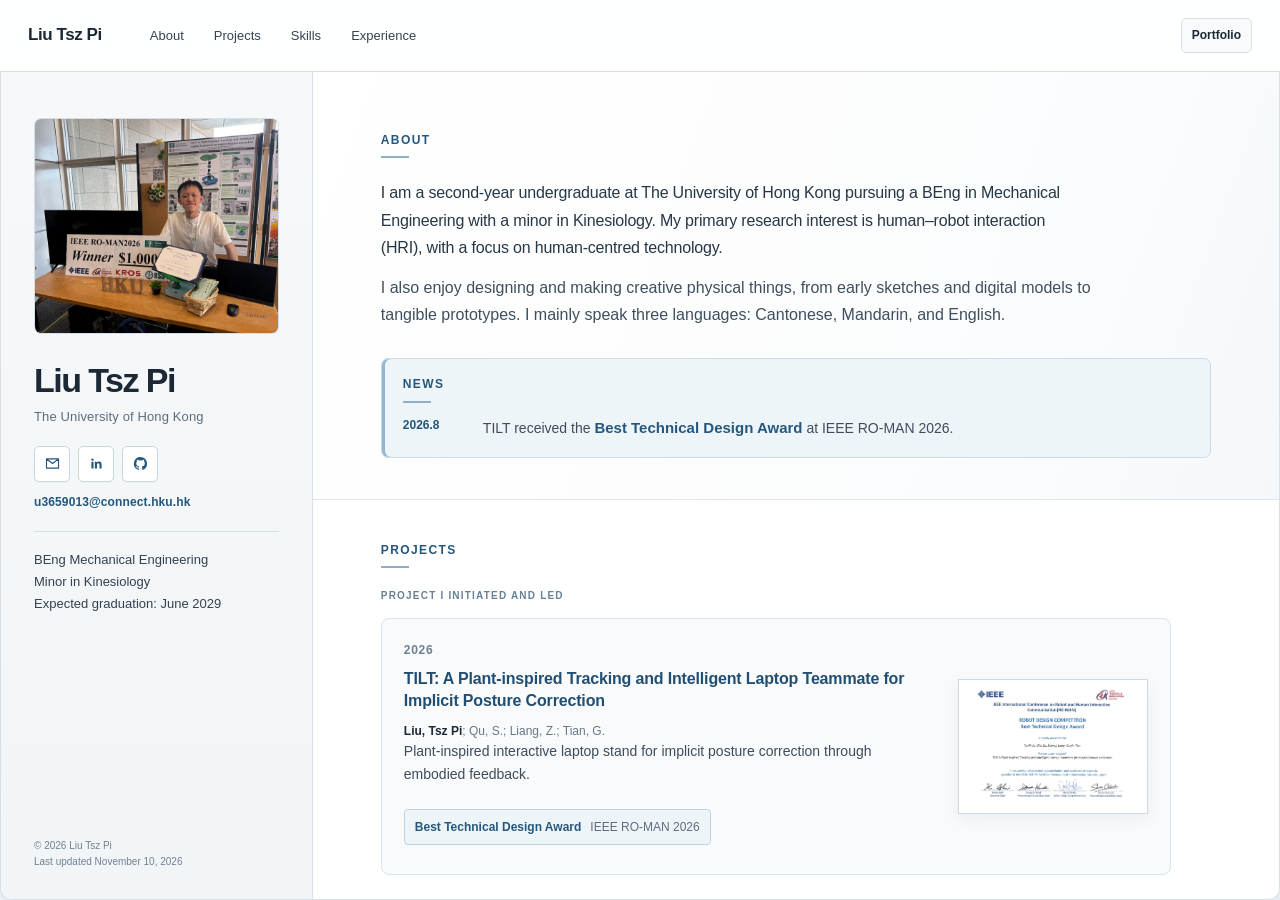
<file: index.html>
<!doctype html>
<html lang="en">
  <head>
    <meta charset="UTF-8" />
    <meta name="viewport" content="width=device-width, initial-scale=1" />
    <meta name="description" content="Liu Tsz Pi — Mechanical Engineering undergraduate at HKU exploring human–robot interaction and biomedical engineering." />
    <title>Liu Tsz Pi — Academic Homepage</title>
    <link rel="stylesheet" href="academic-home.css?v=20261103" />
    <link rel="stylesheet" href="academic-header.css?v=20261103" />
    <link rel="stylesheet" href="academic-skills.css?v=20261103" />
    <link rel="stylesheet" href="academic-news.css?v=20261103" />
    <link rel="stylesheet" href="academic-footer.css?v=20261103" />
    <link rel="stylesheet" href="academic-projects.css?v=20261103" />
    <link rel="stylesheet" href="homepage-project-highlight.css?v=20261103" />
    <link rel="stylesheet" href="homepage-collapsible.css?v=20261103" />
    <link rel="stylesheet" href="homepage-news-window.css?v=20261103" />
    <link rel="stylesheet" href="homepage-refinement.css?v=20261110" />
  </head>
  <body>
    <header class="topbar"><a class="wordmark" href="#top">Liu Tsz Pi</a><nav aria-label="Main navigation"><a href="#about">About</a><a href="#projects">Projects</a><a href="#skills">Skills</a><a href="#research-experience">Experience</a></nav><button class="topbar-note portfolio-status" type="button" aria-expanded="false" aria-controls="portfolio-status-detail" title="Show portfolio status"><strong>Portfolio</strong><small id="portfolio-status-detail" hidden>Building in progress</small></button></header>
    <main id="top" class="page-shell">
      <aside class="profile-rail">
        <figure class="profile-photo"><img src="assets/liu-tsz-pi-profile.jpg" alt="Liu Tsz Pi at the IEEE RO-MAN 2026 Robot Design Competition" /></figure>
        <h1>Liu Tsz Pi</h1>
        <p class="institution">The University of Hong Kong</p>
        <div class="profile-links" aria-label="Contact links">
          <a href="mailto:u3659013@connect.hku.hk" aria-label="Email Liu Tsz Pi" title="Email"><svg viewBox="0 0 24 24" aria-hidden="true"><path d="M3.5 5.5h17v13h-17zM4 6l8 6 8-6" /></svg></a>
          <a href="https://www.linkedin.com/in/tsz-pi-liu-0488653a3" target="_blank" rel="noreferrer" aria-label="LinkedIn profile" title="LinkedIn"><svg viewBox="0 0 24 24" aria-hidden="true"><path class="filled" d="M6.3 8.2a1.7 1.7 0 1 0 0-3.4 1.7 1.7 0 0 0 0 3.4ZM4.8 9.5h3v9.7h-3V9.5Zm4.8 0h2.9v1.3h.1c.4-.8 1.4-1.7 2.9-1.7 3.1 0 3.7 2.1 3.7 4.7v5.4h-3v-4.8c0-1.1 0-2.6-1.6-2.6s-1.9 1.2-1.9 2.5v4.9h-3V9.5Z" /></svg></a>
          <a href="https://github.com/tszpi-liu" target="_blank" rel="noreferrer" aria-label="GitHub profile" title="GitHub"><svg viewBox="0 0 24 24" aria-hidden="true"><path class="filled" d="M12 2.8a9.4 9.4 0 0 0-3 18.3c.5.1.6-.2.6-.5v-1.8c-2.6.6-3.1-1.1-3.1-1.1-.4-1.1-1-1.4-1-1.4-.9-.6 0-.6 0-.6 1 0 1.5 1 1.5 1 .8 1.4 2.2 1 2.7.8.1-.6.3-1 .6-1.3-2.1-.2-4.3-1-4.3-4.6 0-1 .4-1.8 1-2.5-.1-.2-.4-1.2.1-2.5 0 0 .8-.2 2.6 1a9 9 0 0 1 4.7 0c1.8-1.2 2.6-1 2.6-1 .5 1.3.2 2.3.1 2.5.6.7 1 1.5 1 2.5 0 3.6-2.2 4.4-4.3 4.6.3.3.6.9.6 1.7v2.6c0 .3.2.6.7.5A9.4 9.4 0 0 0 12 2.8Z" /></svg></a>
        </div>
        <a class="profile-email" href="mailto:u3659013@connect.hku.hk">u3659013@connect.hku.hk</a>
        <p class="affiliation">BEng Mechanical Engineering<br />Minor in Kinesiology<br />Expected graduation: June 2029</p>
        <div class="profile-legal"><span>© <span id="year"></span> Liu Tsz Pi</span><span>Last updated November 10, 2026</span></div>
      </aside>
      <div class="content-column">
        <section id="about" class="cv-section about-section"><h2>About</h2><div><p>I am a second-year undergraduate at The University of Hong Kong pursuing a BEng in Mechanical Engineering with a minor in Kinesiology. My primary research interest is human–robot interaction (HRI), with a focus on human-centred technology.</p><p>I also enjoy designing and making creative physical things, from early sketches and digital models to tangible prototypes. I mainly speak three languages: Cantonese, Mandarin, and English.</p></div></section>
        <section id="projects" class="cv-section"><h2>Projects</h2><div class="section-body"><div class="project-group"><h3 class="project-group-label">Project I Initiated and Led</h3><div class="project-entry featured-project-entry"><div class="project-feature"><div class="project-copy"><div class="project-heading"><span>2026</span><h3><a href="/projects/TILT/">TILT — Tracking and Intelligent Laptop Teammate</a></h3></div><div class="project-details"><p>Plant-inspired interactive laptop stand for implicit posture correction through embodied feedback.</p><p class="project-meta"><strong>Best Technical Design Award</strong> · IEEE RO-MAN 2026</p></div></div><figure class="project-award"><img src="assets/best-technical-design-award-2026.png" alt="Best Technical Design Award certificate presented to the TILT team at IEEE RO-MAN 2026" /></figure></div></div></div><div class="project-group"><h3 class="project-group-label">Project I Contributed To</h3><div class="project-entry"><div class="project-heading"><span>2026</span><h3><a href="https://2026.igem.wiki/hku-hongkong/" target="_blank" rel="noreferrer">iGEM Web Development ↗</a></h3></div><div class="project-details"><p>Web development for the HKU Hong Kong iGEM 2026 team website.</p></div></div></div></div></section>
        <section id="skills" class="cv-section compact-section"><h2>Skills</h2><div class="skill-groups" aria-label="Skill categories"><article class="skill-item"><button class="skill-toggle" type="button" aria-expanded="false" aria-controls="skill-detail-design"><span>Art and Design</span><span class="skill-toggle-mark" aria-hidden="true">+</span></button><div class="skill-detail" id="skill-detail-design" hidden><ul><li>Drawing and visual composition, with experience in Chinese painting and a Level 10 qualification specialising in flower-and-bird painting.</li><li>Product, web, and human–computer interaction (HCI) design, using visual communication to develop clear and human-centred experiences.</li></ul></div></article><article class="skill-item"><button class="skill-toggle" type="button" aria-expanded="false" aria-controls="skill-detail-fabrication"><span>Mechanical Engineering</span><span class="skill-toggle-mark" aria-hidden="true">+</span></button><div class="skill-detail" id="skill-detail-fabrication" hidden><ul><li>3D modelling and mechanical design using Fusion 360 and SolidWorks, with experience translating concepts into physical prototypes.</li><li>Hands-on fabrication through 3D printing, rapid prototyping, and basic CNC tooling, including cutting aluminium tubes.</li></ul></div></article><article class="skill-item"><button class="skill-toggle" type="button" aria-expanded="false" aria-controls="skill-detail-movement"><span>Human Factors and Movement</span><span class="skill-toggle-mark" aria-hidden="true">+</span></button><div class="skill-detail" id="skill-detail-movement" hidden><ul><li>Kinesiology-informed understanding of human movement, supporting an interest in health, physical interaction, and human-centred technology.</li></ul></div></article><article class="skill-item"><button class="skill-toggle" type="button" aria-expanded="false" aria-controls="skill-detail-languages"><span>Languages</span><span class="skill-toggle-mark" aria-hidden="true">+</span></button><div class="skill-detail" id="skill-detail-languages" hidden><ul><li>Cantonese, Mandarin, English, and Shaanxi dialect.</li></ul></div></article></div></section>
        <section id="research-experience" class="cv-section"><h2>Research Experience</h2><div class="section-body"><div class="entry"><time>2026</time><div><h3>Research Intern · RoboCPS Lab</h3><p>JC-STEM Lab of Smart Cyber-Physical Industrial Systems, The University of Hong Kong</p><a href="https://cps.hku.hk/" target="_blank" rel="noreferrer">Laboratory website ↗</a></div></div></div></section>
        <section id="service" class="cv-section"><h2>Service and Leadership</h2><div class="section-body"><div class="entry"><time>2026–2027</time><div><h3>HKU GLOCAL Connector</h3><p>As a Hong Kong local student, supported international students in adapting to life in Hong Kong and learning about the city through cross-cultural exchange.</p></div></div><div class="entry"><time>2026–Present</time><div><h3>Hiking Club Leader</h3><p>College 2, Jockey Club Student Village IV.</p></div></div><div class="entry"><time>2026–Present</time><div><h3>Residential Student Advisor</h3><p>College 2, Jockey Club Student Village IV.</p></div></div></div></section>
      </div>
    </main>
    <script>document.getElementById('year').textContent = new Date().getFullYear();const portfolioStatus=document.querySelector('.portfolio-status');const portfolioDetail=document.getElementById('portfolio-status-detail');portfolioStatus.addEventListener('click',()=>{const isOpen=portfolioStatus.getAttribute('aria-expanded')==='true';portfolioStatus.setAttribute('aria-expanded',String(!isOpen));portfolioDetail.hidden=isOpen;});document.querySelectorAll('.skill-toggle').forEach((toggle)=>toggle.addEventListener('click',()=>{const detail=document.getElementById(toggle.getAttribute('aria-controls'));const isOpen=toggle.getAttribute('aria-expanded')==='true';toggle.setAttribute('aria-expanded',String(!isOpen));detail.hidden=isOpen;}));const tiltLink=document.querySelector('a[href="/projects/TILT/"]');if(tiltLink){tiltLink.textContent='TILT: A Plant-inspired Tracking and Intelligent Laptop Teammate for Implicit Posture Correction';const heading=tiltLink.closest('.project-heading');const authors=document.createElement('p');authors.className='project-authors-home';authors.innerHTML='<strong>Liu, Tsz Pi</strong>; Qu, S.; Liang, Z.; Tian, G.';heading.append(authors);const meta=tiltLink.closest('.project-entry').querySelector('.project-meta');meta.className='project-meta project-award-highlight-home';meta.innerHTML='<strong>Best Technical Design Award</strong><span>IEEE RO-MAN 2026</span>';}
      const aboutSection=document.querySelector('#about');
      const projectsSection=document.querySelector('#projects');
      if(aboutSection&&projectsSection){
        const newsSection=document.createElement('section');
        newsSection.id='news-panel';
        newsSection.className='cv-section homepage-news-panel';
        newsSection.innerHTML='<div class="section-heading-row"><h2>News</h2><button class="section-toggle" type="button" aria-expanded="false">Show all news <span aria-hidden="true">+</span></button></div><div class="homepage-news-list"><article class="homepage-news-item is-highlighted"><time>2026.8</time><div>TILT received the <strong>Best Technical Design Award</strong> at IEEE RO-MAN 2026.</div></article></div>';
        aboutSection.append(newsSection);
        const newsHeader=newsSection.querySelector('.section-heading-row');
        newsSection.replaceChildren(newsHeader.querySelector('h2'),newsSection.querySelector('.homepage-news-list'),newsHeader.querySelector('.section-toggle'));
        const newsToggle=newsSection.querySelector('.section-toggle');
        newsToggle.remove();
      }
    </script>
  </body>
</html>
</file>
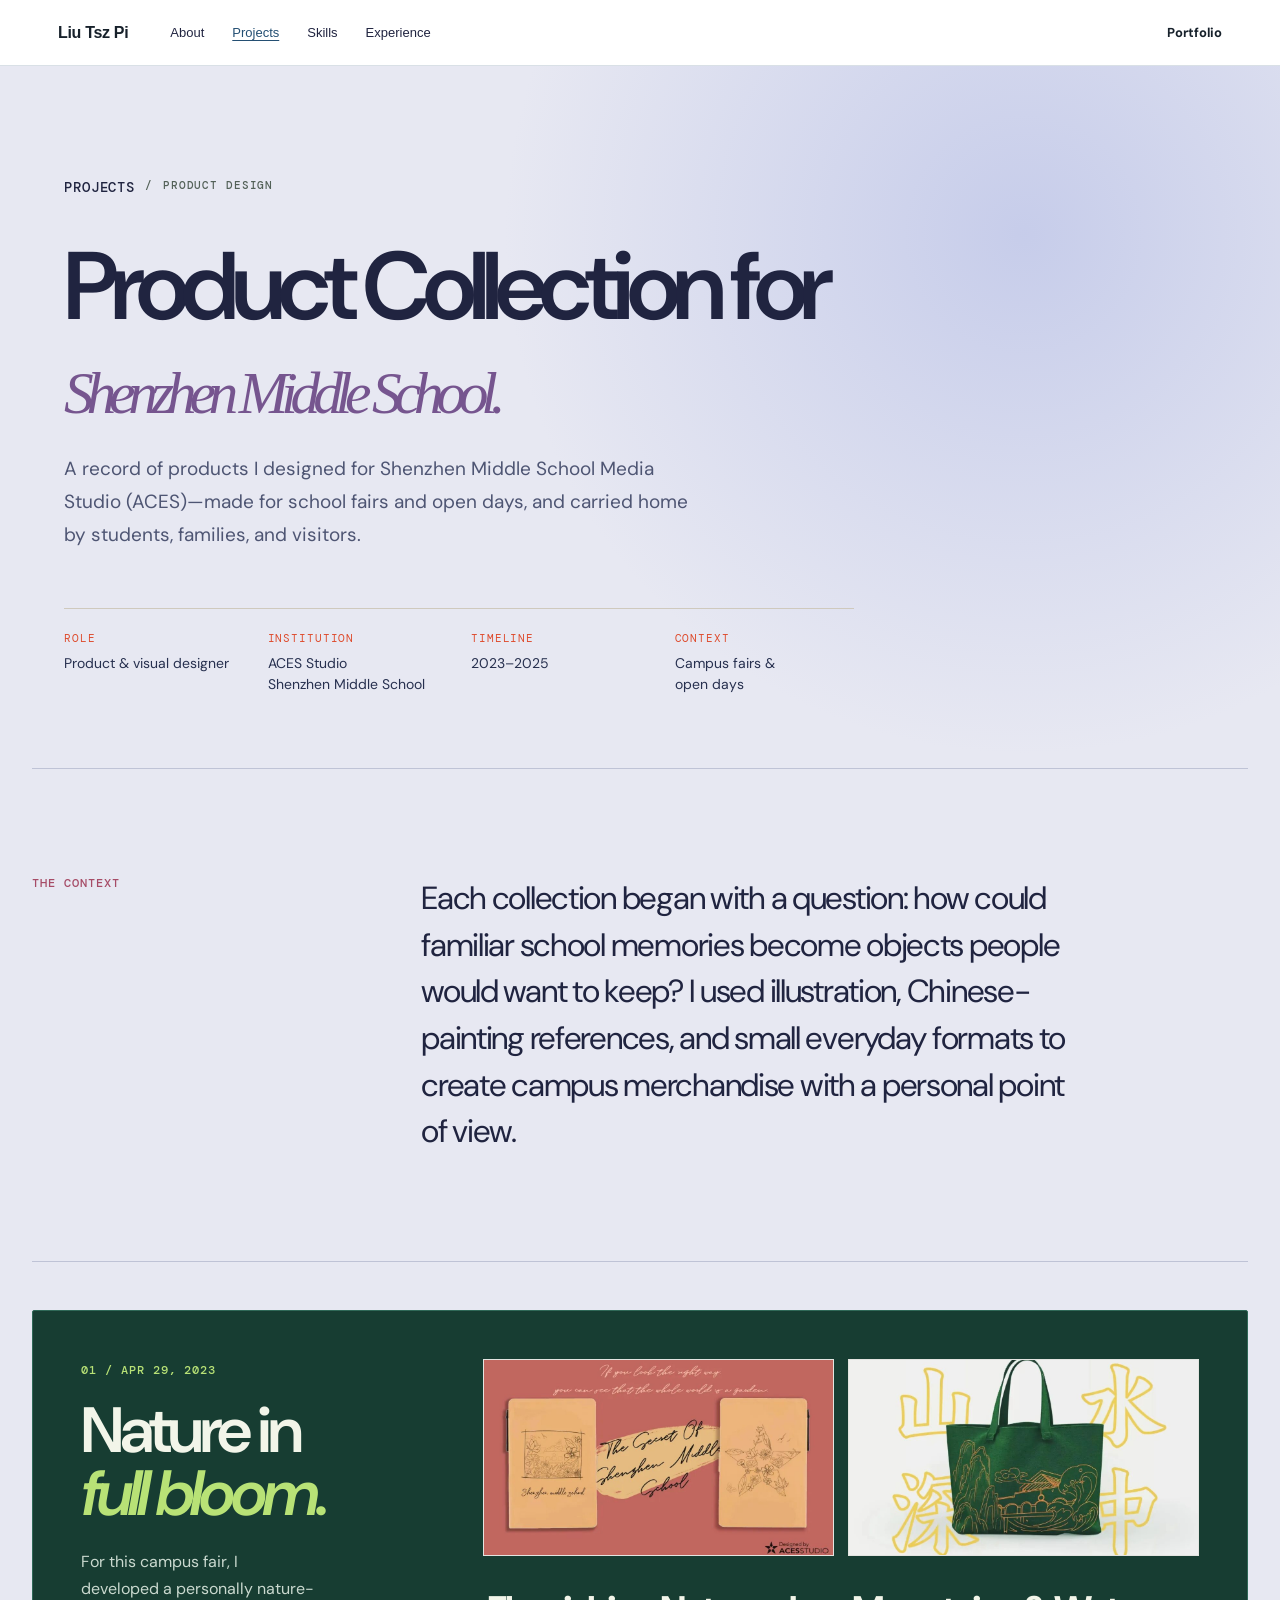
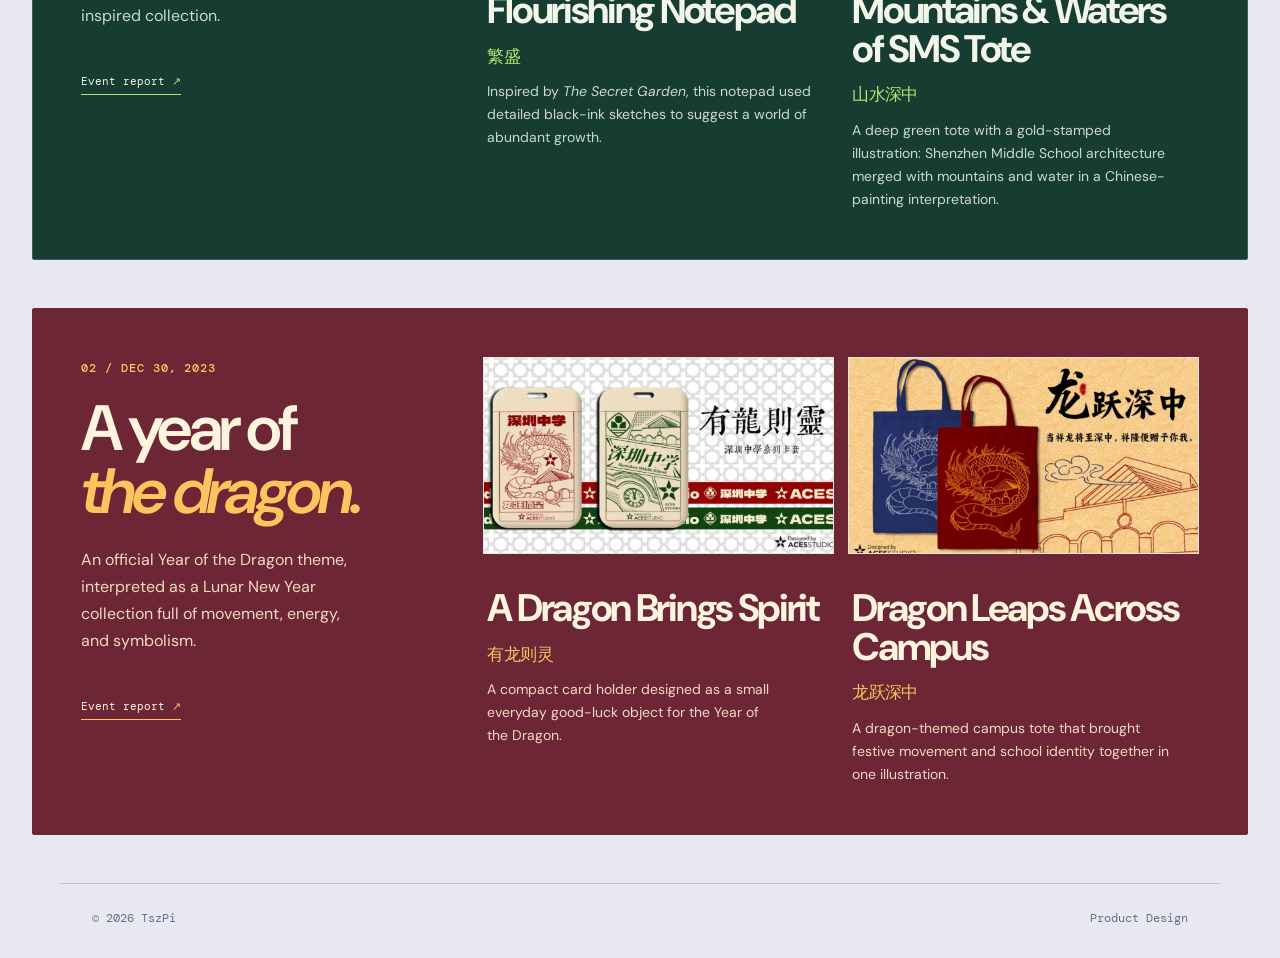
<file: projects/productatSMS/index.html>
<!doctype html>
<html lang="en">
  <head>
    <meta charset="UTF-8" />
    <meta name="viewport" content="width=device-width, initial-scale=1.0" />
    <meta name="description" content="A nature-inspired product design collection created by TszPi for Shenzhen Middle School." />
    <title>TszPi | Product Design for Shenzhen Middle School</title>
    <link rel="preconnect" href="https://fonts.googleapis.com" />
    <link rel="preconnect" href="https://fonts.gstatic.com" crossorigin />
    <link href="https://fonts.googleapis.com/css2?family=DM+Mono:wght@400;500&family=DM+Sans:opsz,wght@9..40,400;9..40,500;9..40,600;9..40,700&display=swap" rel="stylesheet" />
    <link rel="stylesheet" href="../../style.css?v=20260822-aces-studio" />
    <link rel="stylesheet" href="../../framework/live-unified.css?v=20260901-nav4" />
    <link rel="stylesheet" href="../../academic-project-header.css?v=20261103" />
  </head>
  <body class="aces-page">
    <header class="project-topbar"><a class="project-wordmark" href="/">Liu Tsz Pi</a><nav class="project-main-nav" aria-label="Main navigation"><a href="/#about">About</a><a href="/#projects" aria-current="page">Projects</a><a href="/#skills">Skills</a><a href="/#research-experience">Experience</a></nav><button class="project-portfolio-status" type="button" aria-expanded="false" aria-controls="sms-portfolio-status-detail" title="Show portfolio status"><strong>Portfolio</strong><small id="sms-portfolio-status-detail" hidden>Building in progress</small></button></header>
    <main>
      <section class="aces-hero full-bleed-background">
        <nav class="project-breadcrumb" aria-label="Breadcrumb"><a href="/#projects">Projects</a><span aria-hidden="true">/</span><span aria-current="page">Product Design</span></nav>
        <h1>Product Collection for<br /><em>Shenzhen Middle School.</em></h1>
        <p class="project-summary">A record of products I designed for Shenzhen Middle School Media Studio (ACES)—made for school fairs and open days, and carried home by students, families, and visitors.</p>
        <dl class="aces-facts"><div><dt>ROLE</dt><dd>Product &amp; visual designer</dd></div><div><dt>INSTITUTION</dt><dd>ACES Studio<br />Shenzhen Middle School</dd></div><div><dt>TIMELINE</dt><dd>2023–2025</dd></div><div><dt>CONTEXT</dt><dd>Campus fairs &amp;<br />open days</dd></div></dl>
      </section>

      <section class="aces-intro">
        <p class="section-number">THE CONTEXT</p>
        <p>Each collection began with a question: how could familiar school memories become objects people would want to keep? I used illustration, Chinese-painting references, and small everyday formats to create campus merchandise with a personal point of view.</p>
      </section>

      <section class="collection collection-nature">
        <div class="collection-heading"><p class="eyebrow">01 / APR 29, 2023</p><h2>Nature in<br /><em>full bloom.</em></h2><p>For this campus fair, I developed a personally nature-inspired collection.</p><a href="https://mp.weixin.qq.com/s/Ktt7rfc3XUh3bFumDX3nbg" target="_blank" rel="noreferrer">Event report <span>↗</span></a></div>
        <div class="product-stories">
          <article class="product-story sketch-product"><figure class="product-art"><img src="assets/flourishing-notepad.jpg" alt="Flourishing notebook designed for Shenzhen Middle School Media Studio" /></figure><div><h3>Flourishing Notepad<br /><span>繁盛</span></h3><p>Inspired by <em>The Secret Garden</em>, this notepad used detailed black-ink sketches to suggest a world of abundant growth.</p></div></article>
          <article class="product-story green-product"><figure class="product-art"><img src="assets/shanshui-sms-tote.jpg" alt="Mountains and Waters of Shenzhen Middle School canvas tote" /></figure><div><h3>Mountains &amp; Waters<br />of SMS Tote<br /><span>山水深中</span></h3><p>A deep green tote with a gold-stamped illustration: Shenzhen Middle School architecture merged with mountains and water in a Chinese-painting interpretation.</p></div></article>
        </div>
      </section>

      <section class="collection collection-dragon">
        <div class="collection-heading"><p class="eyebrow">02 / DEC 30, 2023</p><h2>A year of<br /><em>the dragon.</em></h2><p>An official Year of the Dragon theme, interpreted as a Lunar New Year collection full of movement, energy, and symbolism.</p><a href="https://mp.weixin.qq.com/s/0Hf_crPZUmCIV9nQMRtCUw" target="_blank" rel="noreferrer">Event report <span>↗</span></a></div>
        <div class="product-stories">
          <article class="product-story red-product"><figure class="product-art"><img src="assets/dragon-card-holder.jpg" alt="Dragon Brings Spirit card holders designed for Shenzhen Middle School" /></figure><div><h3>A Dragon Brings Spirit<br /><span>有龙则灵</span></h3><p>A compact card holder designed as a small everyday good-luck object for the Year of the Dragon.</p></div></article>
          <article class="product-story gold-product"><figure class="product-art"><img src="assets/dragon-sms-tote.jpg" alt="Dragon Leaps Across Campus canvas totes" /></figure><div><h3>Dragon Leaps Across Campus<br /><span>龙跃深中</span></h3><p>A dragon-themed campus tote that brought festive movement and school identity together in one illustration.</p></div></article>
        </div>
      </section>

    </main>
    <footer><span>© <span id="year"></span> TszPi</span><span>Product Design</span></footer>
    <script>document.getElementById('year').textContent = new Date().getFullYear();const portfolioStatus=document.querySelector('.project-portfolio-status');const portfolioDetail=document.getElementById('sms-portfolio-status-detail');portfolioStatus.addEventListener('click',()=>{const isOpen=portfolioStatus.getAttribute('aria-expanded')==='true';portfolioStatus.setAttribute('aria-expanded',String(!isOpen));portfolioDetail.hidden=isOpen;});</script>
  </body>
</html>
</file>
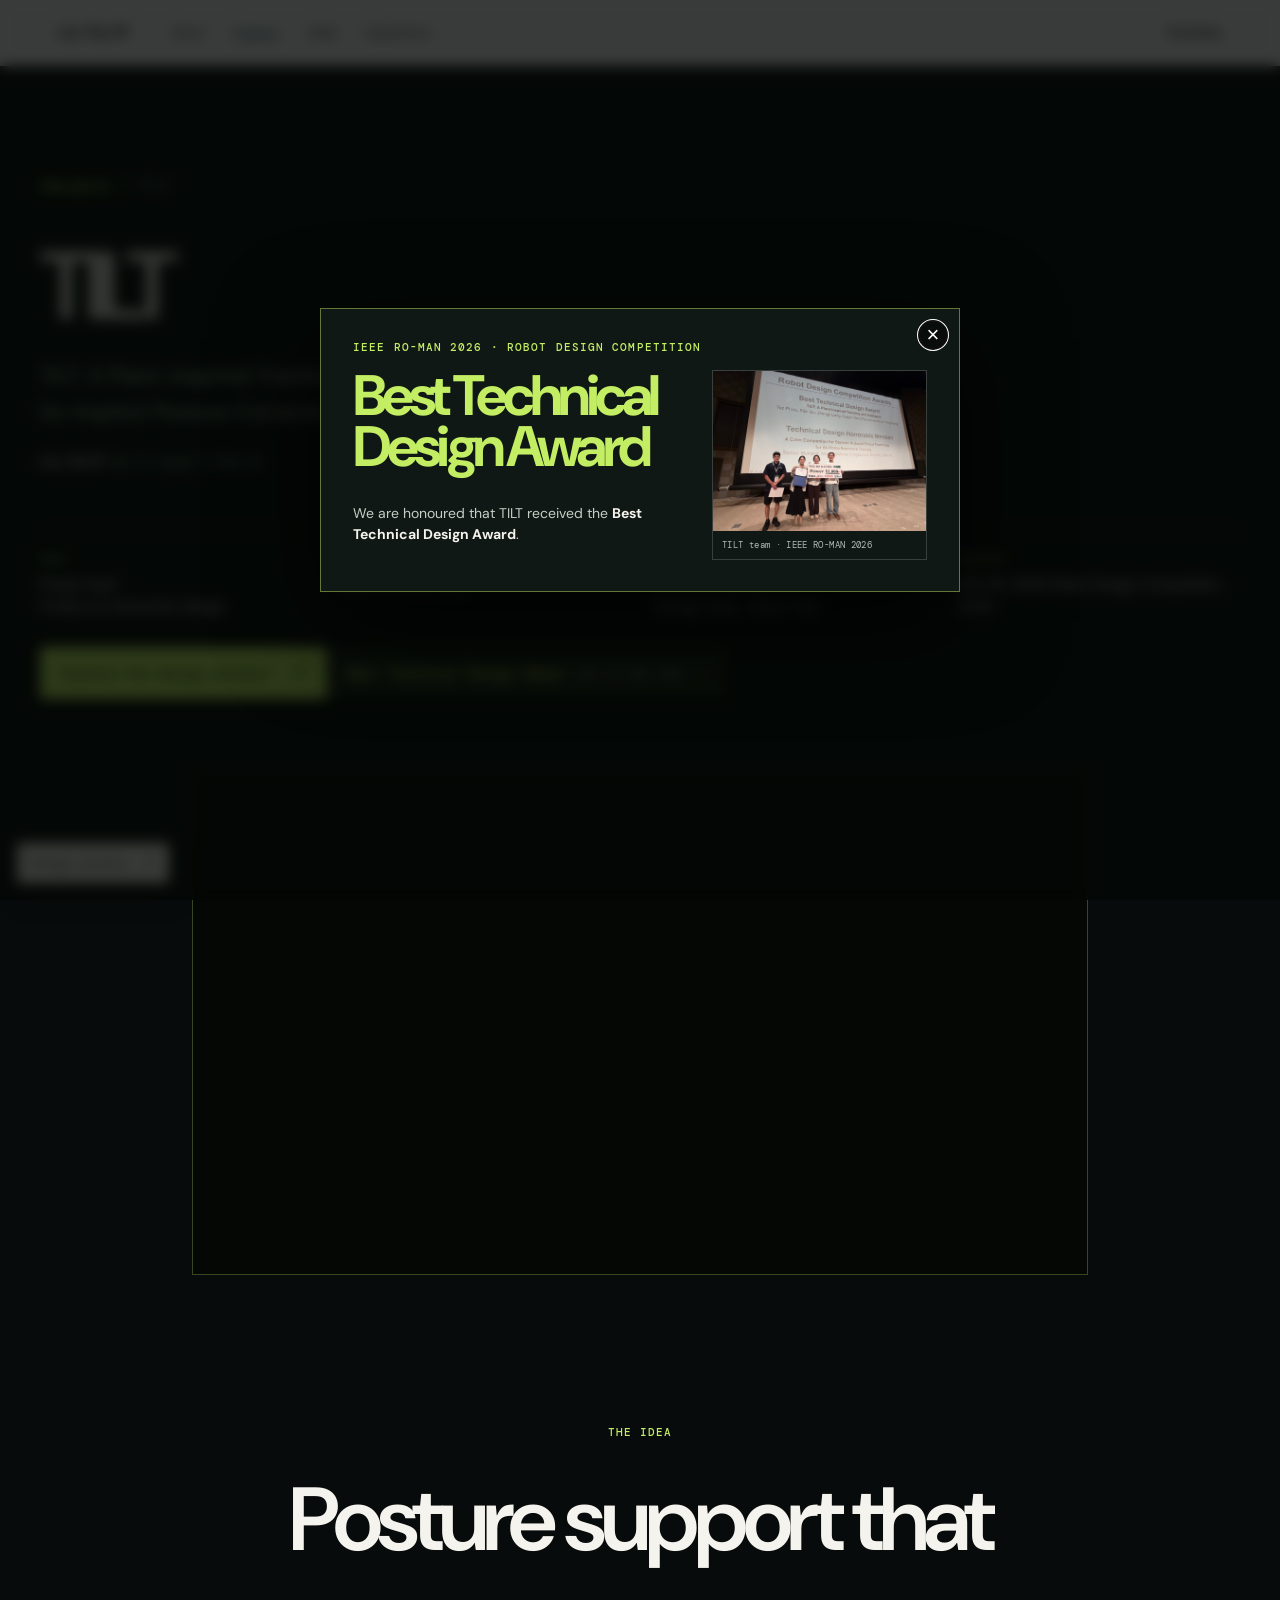
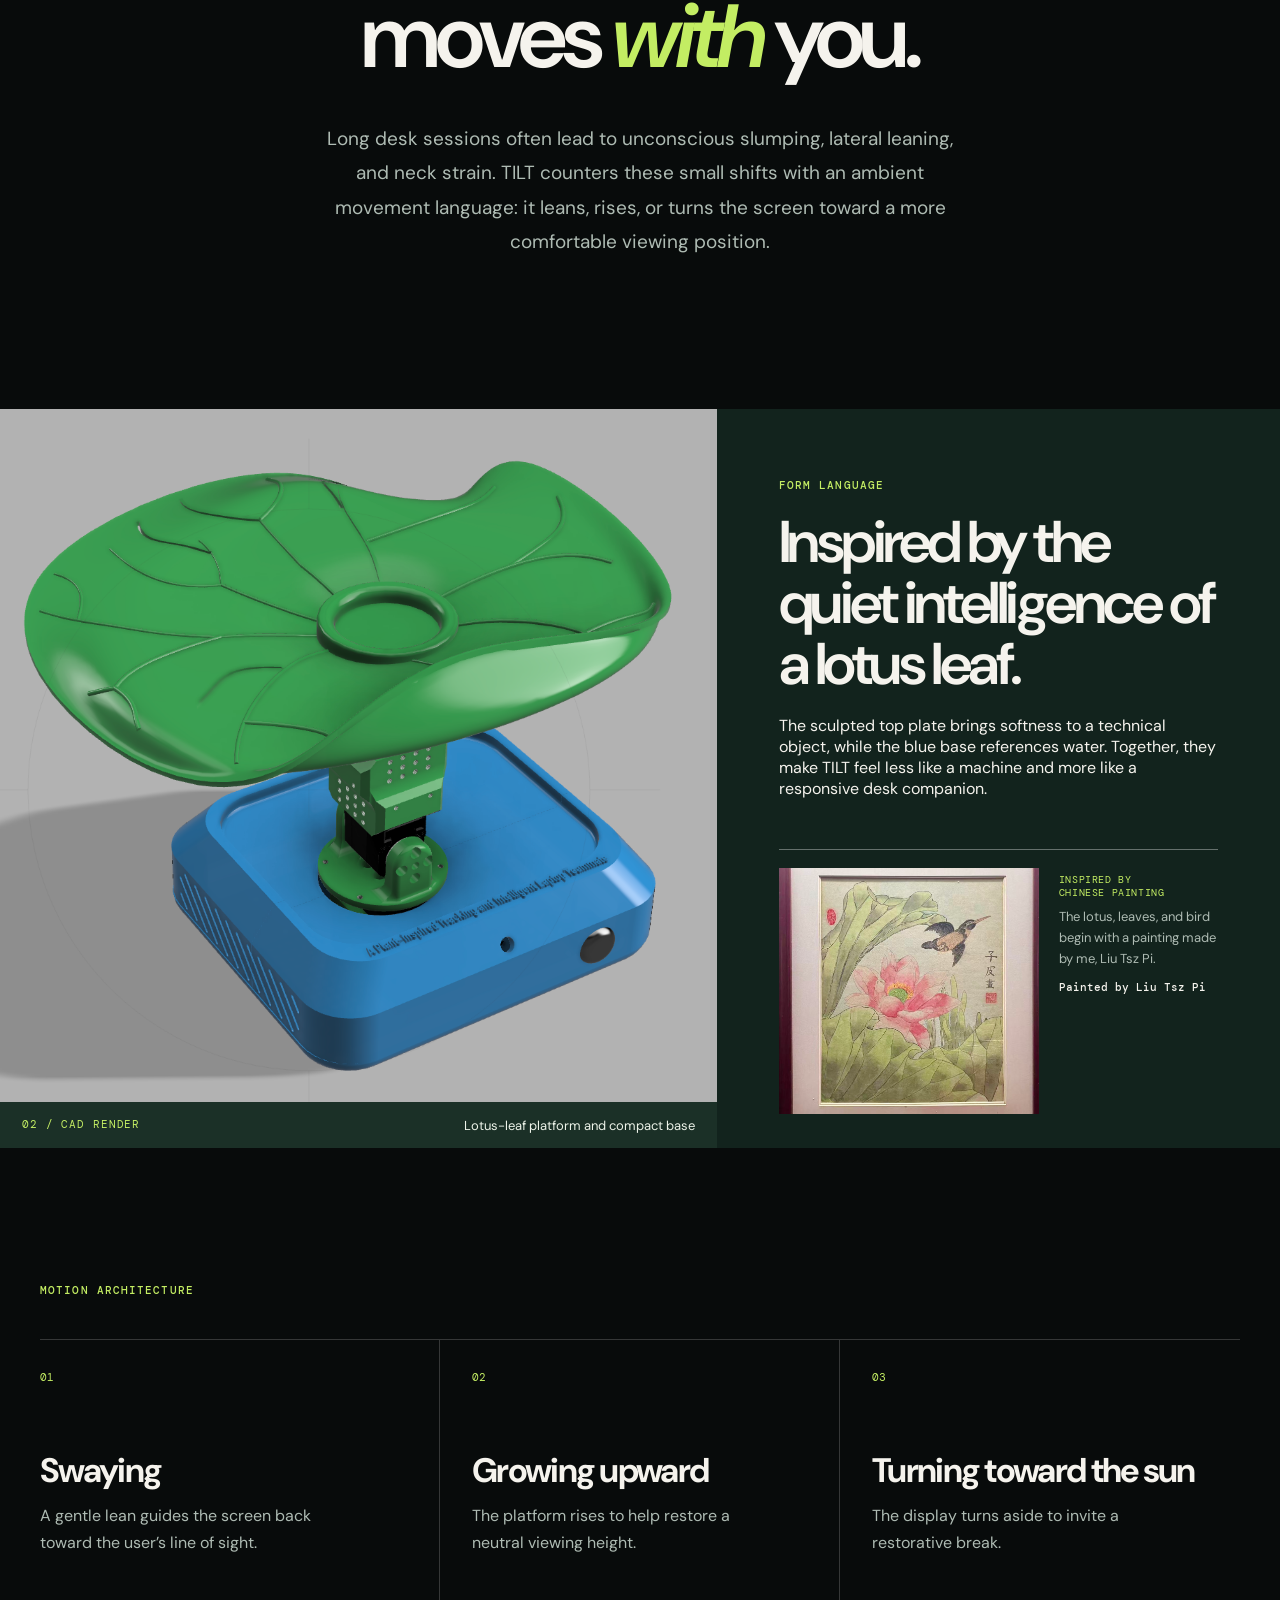
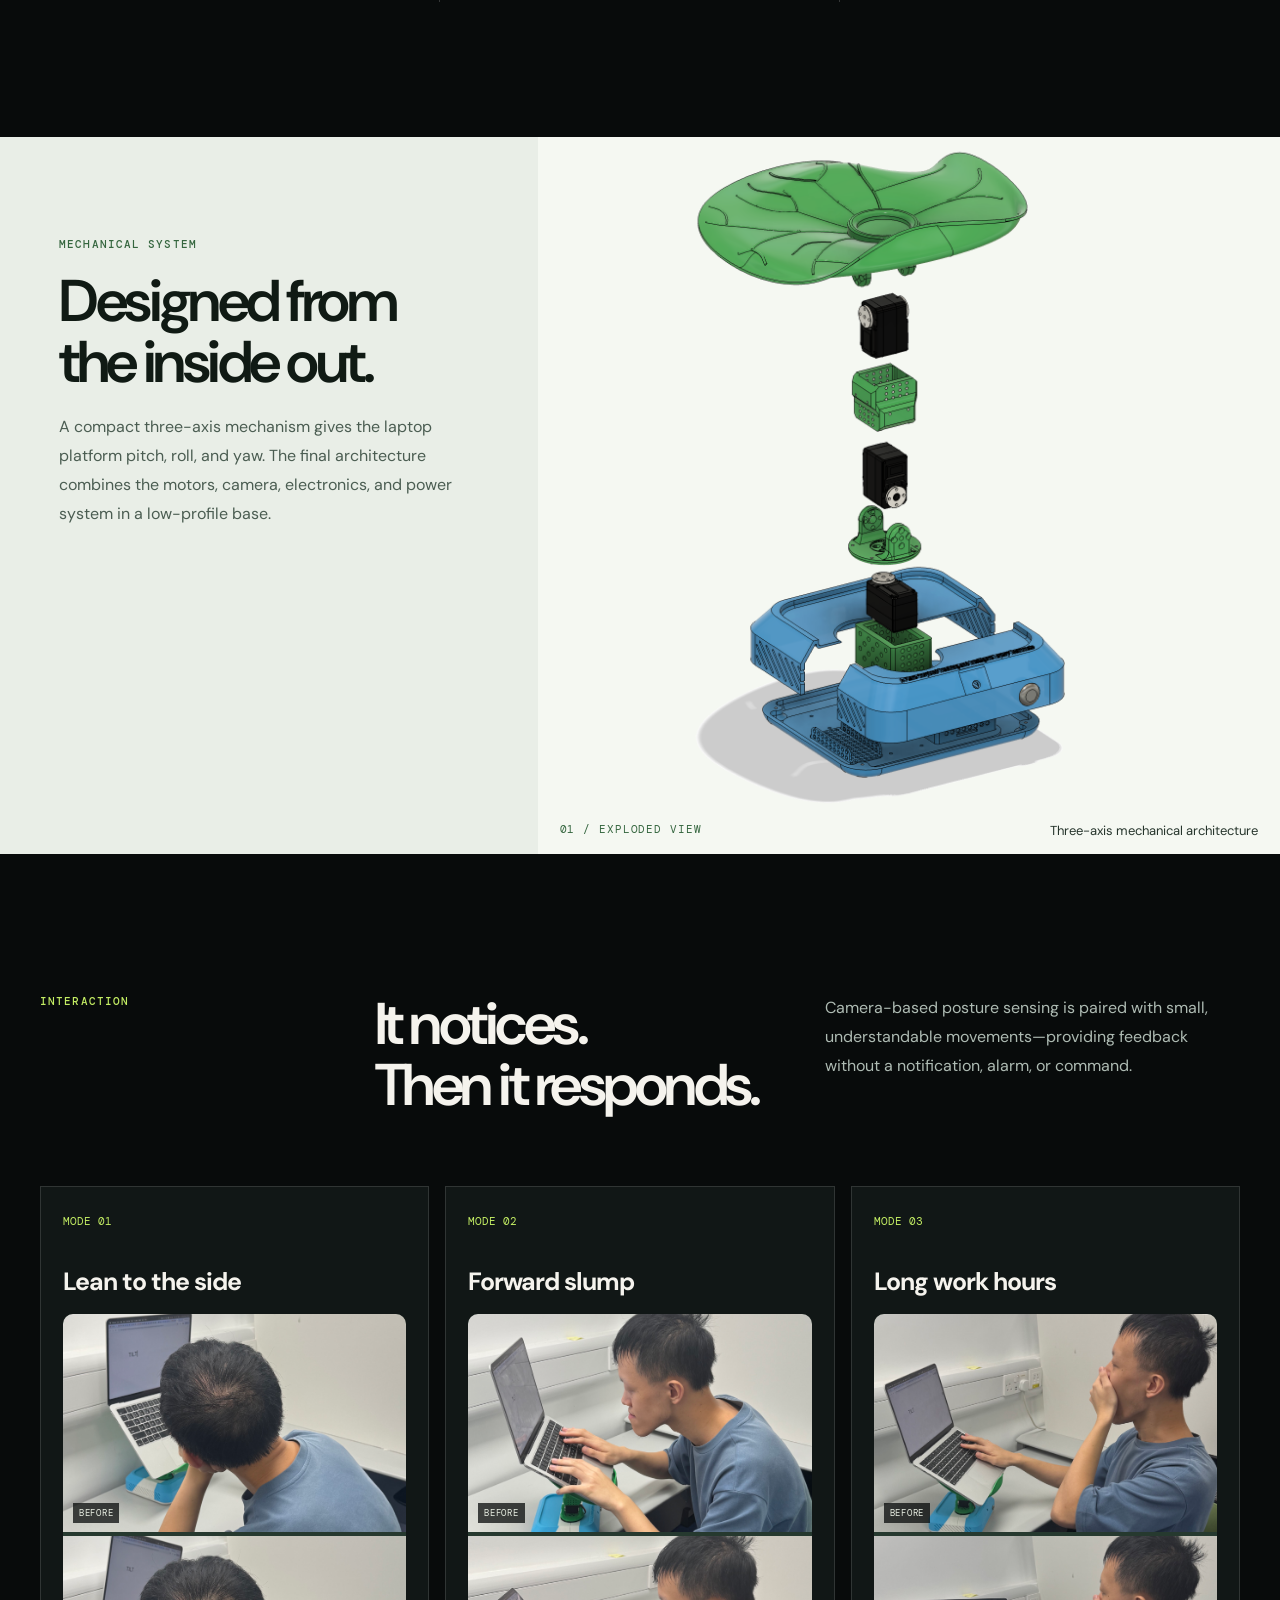
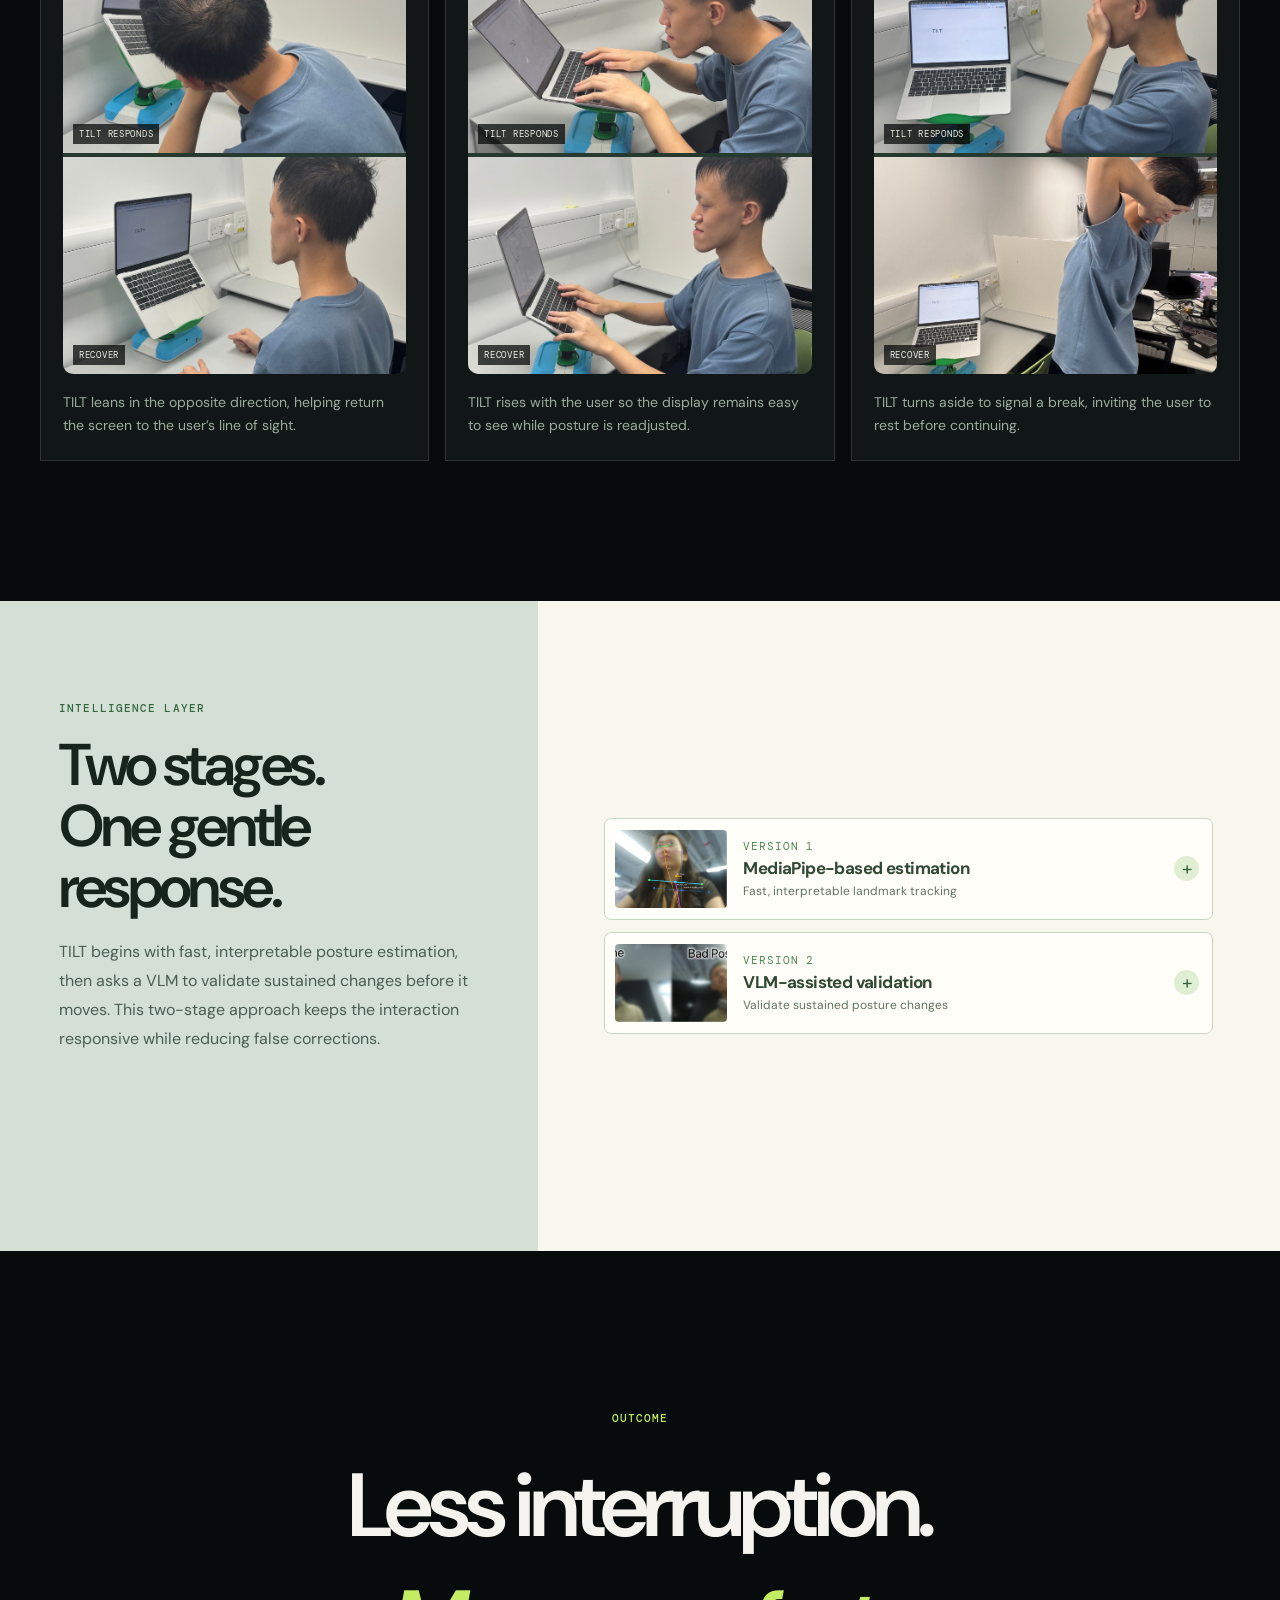
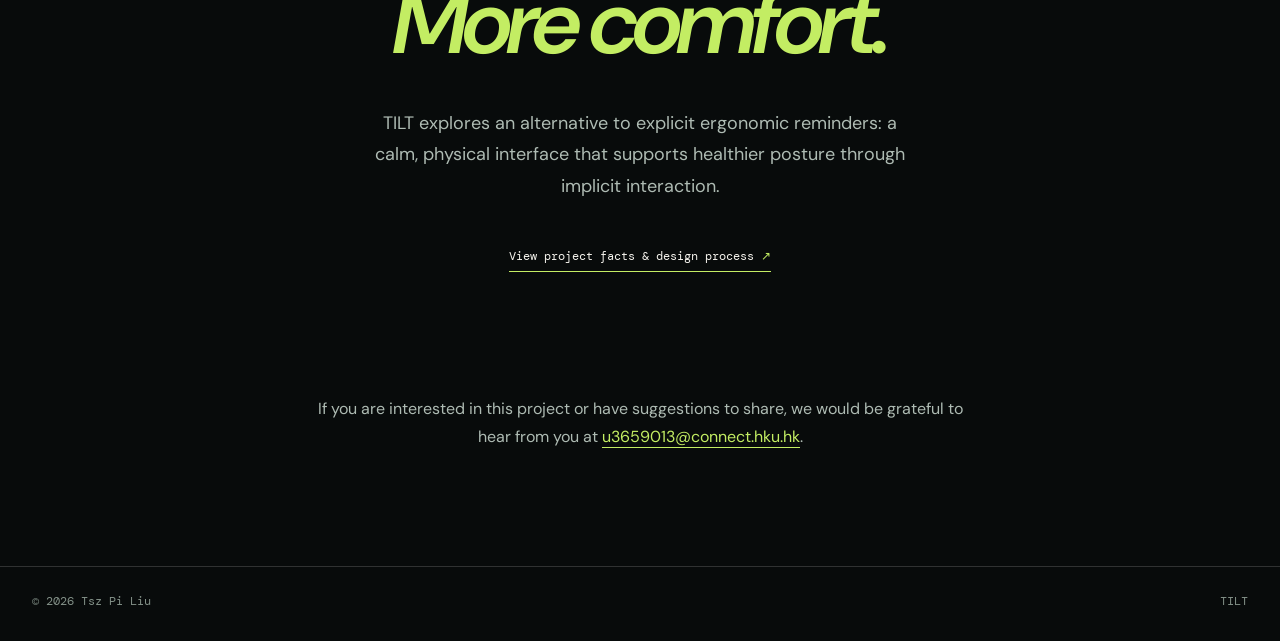
<file: projects/TILT/index.html>
<!doctype html>
<html lang="en">
  <head>
    <meta charset="UTF-8" />
    <meta name="viewport" content="width=device-width, initial-scale=1.0" />
    <meta name="description" content="TILT: A Plant-inspired Tracking and Intelligent Laptop Teammate for Implicit Posture Correction. Best Technical Design Award at IEEE RO-MAN 2026." />
    <title>TszPi | TILT: A Plant-inspired Tracking and Intelligent Laptop Teammate for Implicit Posture Correction</title>
    <link rel="preconnect" href="https://fonts.googleapis.com" />
    <link rel="preconnect" href="https://fonts.gstatic.com" crossorigin />
    <link href="https://fonts.googleapis.com/css2?family=DM+Mono:wght@400;500&family=DM+Sans:opsz,wght@9..40,400;9..40,500;9..40,600;9..40,700&display=swap" rel="stylesheet" />
  <link rel="stylesheet" href="../../style.css?v=20260827-award-compact" />
  <link rel="stylesheet" href="../../framework/live-unified.css?v=20260901-nav4" />
  <link rel="stylesheet" href="../../academic-project-header.css?v=20261103" />
  </head>
  <body class="tilt-page">
    <header class="project-topbar">
      <a class="project-wordmark" href="/">Liu Tsz Pi</a>
      <nav class="project-main-nav" aria-label="Main navigation"><a href="/#about">About</a><a href="/#projects" aria-current="page">Projects</a><a href="/#skills">Skills</a><a href="/#research-experience">Experience</a></nav>
      <button class="project-portfolio-status" type="button" aria-expanded="false" aria-controls="project-portfolio-status-detail" title="Show portfolio status"><strong>Portfolio</strong><small id="project-portfolio-status-detail" hidden>Building in progress</small></button>
    </header>
    <a class="process-float-cta" href="designprocess/" aria-label="Open the TILT design process">Design process <span aria-hidden="true">↗</span></a>

    <main>
      <section class="tilt-intro">
        <nav class="project-breadcrumb" aria-label="Breadcrumb"><a href="/#projects">Projects</a><span aria-hidden="true">/</span><span aria-current="page">TILT</span></nav>
        <h1>TILT</h1>
        <p class="product-lede">TILT: A Plant-inspired Tracking and Intelligent Laptop Teammate for Implicit Posture Correction</p>
        <p class="project-authors"><strong>Liu, Tsz Pi</strong>; Qu, S.; Liang, Z.; Tian, G.</p>
        <dl class="product-facts"><div><dt>ROLE</dt><dd>Project lead<br />Product &amp; interaction design</dd></div><div><dt>INSTITUTION</dt><dd>HKU RoboCPS Lab</dd></div><div><dt>TEAM</dt><dd>Tsz Pi Liu · Sijin Qu<br />Zhengji Liang · Guiyin Tian</dd></div><div><dt>CONTEXT</dt><dd>IEEE RO-MAN Robot Design Competition · 2026</dd></div></dl>
        <a class="process-link" href="designprocess/">Explore the design process <span>↗</span></a>
        <a class="award-trigger project-award-highlight" href="https://ro-man2026.org/awardsrecognition/" target="_blank" rel="noopener noreferrer"><strong>Best Technical Design Award</strong><span>IEEE RO-MAN 2026</span><span aria-hidden="true">↗</span></a>
      </section>

      <section class="product-stage video-stage" aria-label="TILT concept video">
        <iframe class="video-embed" src="https://www.youtube-nocookie.com/embed/FMSjP0L-YgU?rel=0" title="TILT demo video" allow="accelerometer; autoplay; clipboard-write; encrypted-media; gyroscope; picture-in-picture; web-share" allowfullscreen></iframe>
      </section>

      <section class="tilt-statement">
        <p class="product-kicker">THE IDEA</p>
        <h2>Posture support that moves <em>with</em> you.</h2>
        <p>Long desk sessions often lead to unconscious slumping, lateral leaning, and neck strain. TILT counters these small shifts with an ambient movement language: it leans, rises, or turns the screen toward a more comfortable viewing position.</p>
      </section>

      <section class="tilt-visual-grid">
        <figure class="cad-image render-image"><img src="assets/tilt-product-render.png" alt="CAD render of the TILT laptop stand" /><figcaption><span>02 / CAD RENDER</span>Lotus-leaf platform and compact base</figcaption></figure>
        <div class="visual-copy"><p class="product-kicker">FORM LANGUAGE</p><h2>Inspired by the quiet intelligence of a lotus leaf.</h2><p>The sculpted top plate brings softness to a technical object, while the blue base references water. Together, they make TILT feel less like a machine and more like a responsive desk companion.</p><div class="painting-note"><img src="assets/chinese-painting-by-liu-tsz-pi.jpg" alt="Detail of a Chinese painting of a lotus and bird by Liu Tsz Pi" /><p><span>INSPIRED BY CHINESE PAINTING</span>The lotus, leaves, and bird begin with a painting made by me, Liu Tsz Pi.<strong>Painted by Liu Tsz Pi</strong></p></div></div>
      </section>

      <section class="tilt-specs">
        <p class="product-kicker">MOTION ARCHITECTURE</p>
        <div class="spec-grid"><article><span>01</span><h3>Swaying</h3><p>A gentle lean guides the screen back toward the user’s line of sight.</p></article><article><span>02</span><h3>Growing upward</h3><p>The platform rises to help restore a neutral viewing height.</p></article><article><span>03</span><h3>Turning toward the sun</h3><p>The display turns aside to invite a restorative break.</p></article></div>
      </section>

      <section class="tilt-split tilt-dark">
        <div><p class="product-kicker">MECHANICAL SYSTEM</p><h2>Designed from the inside out.</h2><p>A compact three-axis mechanism gives the laptop platform pitch, roll, and yaw. The final architecture combines the motors, camera, electronics, and power system in a low-profile base.</p></div>
        <figure class="cad-image exploded-image"><img src="assets/tilt-exploded-view.png?v=2" alt="Exploded CAD view of TILT's leaf platform, motors, and base" /><figcaption><span>01 / EXPLODED VIEW</span>Three-axis mechanical architecture</figcaption></figure>
      </section>

      <section class="tilt-interaction">
        <div class="interaction-heading"><p class="product-kicker">INTERACTION</p><h2>It notices.<br />Then it responds.</h2><p>Camera-based posture sensing is paired with small, understandable movements—providing feedback without a notification, alarm, or command.</p></div>
        <div class="interaction-cards">
          <article><span>MODE 01</span><h3>Lean to the side</h3><div class="interaction-sequence"><figure><img src="assets/interaction-lean-1.jpg" alt="A user begins leaning to the side while using TILT" /><figcaption>BEFORE</figcaption></figure><figure><img src="assets/interaction-lean-2.jpg" alt="TILT responds to the user's sideways lean" /><figcaption>TILT RESPONDS</figcaption></figure><figure><img src="assets/interaction-lean-3.jpg" alt="The user regains a clearer viewing position with TILT" /><figcaption>RECOVER</figcaption></figure></div><p>TILT leans in the opposite direction, helping return the screen to the user’s line of sight.</p></article>
          <article><span>MODE 02</span><h3>Forward slump</h3><div class="interaction-sequence"><figure><img src="assets/interaction-hunchback-1.jpg" alt="A user begins to slump over a laptop" /><figcaption>BEFORE</figcaption></figure><figure><img src="assets/interaction-hunchback-2.jpg" alt="TILT raises the laptop display in response to slumping" /><figcaption>TILT RESPONDS</figcaption></figure><figure><img src="assets/interaction-hunchback-3.jpg" alt="The user readjusts posture while using TILT" /><figcaption>RECOVER</figcaption></figure></div><p>TILT rises with the user so the display remains easy to see while posture is readjusted.</p></article>
          <article><span>MODE 03</span><h3>Long work hours</h3><div class="interaction-sequence"><figure><img src="assets/interaction-longwork-1.jpg" alt="A user works for an extended period with TILT" /><figcaption>BEFORE</figcaption></figure><figure><img src="assets/interaction-longwork-2.jpg" alt="TILT signals a break during long work" /><figcaption>TILT RESPONDS</figcaption></figure><figure><img src="assets/interaction-longwork-3.jpg" alt="The user takes a rest after TILT's movement cue" /><figcaption>RECOVER</figcaption></figure></div><p>TILT turns aside to signal a break, inviting the user to rest before continuing.</p></article>
        </div>
      </section>

      <section class="tilt-split tilt-algorithm">
        <div><p class="product-kicker">INTELLIGENCE LAYER</p><h2>Two stages.<br />One gentle response.</h2><p>TILT begins with fast, interpretable posture estimation, then asks a VLM to validate sustained changes before it moves. This two-stage approach keeps the interaction responsive while reducing false corrections.</p></div>
        <div class="algorithm-toggles" aria-label="Two-stage TILT posture estimation and validation">
          <details class="algorithm-toggle"><summary><img src="assets/mediapipe-landmark-estimation.png" alt="" /><span><b>VERSION 1</b><strong>MediaPipe-based estimation</strong><small>Fast, interpretable landmark tracking</small></span><i>+</i></summary><div class="algorithm-detail"><p>MediaPipe detects upper-body and facial landmarks, then compares them with the user's calibrated baseline.</p><div class="formula-card"><strong>Landmark displacement</strong><span>f<sub>lean</sub> = (Shoulder-mid<sub>x</sub> − Shoulder-mid<sub>x0</sub>) / Shoulder-wide<sub>0</sub></span></div><div class="formula-card"><strong>Forward cue</strong><span>f<sub>forward</sub> = w<sub>1</sub>ΔFace-size + w<sub>2</sub>ΔFace<sub>y</sub> + w<sub>3</sub>ΔChin-to-torso</span></div><div class="formula-card safe"><strong>Rule-based actuation</strong><span>θ<sub>motor</sub> = Clip(k<sub>gain</sub>(f<sub>deviation-range</sub> − t<sub>threshold</sub>), θ<sub>min</sub>, θ<sub>max</sub>)</span><small>Clip keeps movement within a safe angle range.</small></div></div></details>
          <details class="algorithm-toggle"><summary><img src="assets/vlm-posture-validation.png" alt="" /><span><b>VERSION 2</b><strong>VLM-assisted validation</strong><small>Validate sustained posture changes</small></span><i>+</i></summary><div class="algorithm-detail vlm-detail"><p>When MediaPipe flags a possible change, the calibrated baseline and detected posture frames are sent to a cloud VLM via API.</p><div class="vlm-step emphasis">The VLM validates the MediaPipe-triggered change against the calibrated baseline before actuation.</div><small class="vlm-note">A short temporal capture window helps prevent bad postures from being missed by MediaPipe.</small></div></details>
        </div>
      </section>

      <section class="tilt-outcome"><p class="product-kicker">OUTCOME</p><h2>Less interruption.<br /><em>More comfort.</em></h2><p>TILT explores an alternative to explicit ergonomic reminders: a calm, physical interface that supports healthier posture through implicit interaction.</p><a href="designprocess/">View project facts &amp; design process <span>↗</span></a></section>
      <section class="tilt-contact"><p>If you are interested in this project or have suggestions to share, we would be grateful to hear from you at <a href="mailto:u3659013@connect.hku.hk">u3659013@connect.hku.hk</a>.</p></section>
    </main>
    <dialog class="award-dialog" id="award-dialog" aria-labelledby="award-title">
      <button class="award-close" type="button" data-award-close aria-label="Close award announcement">×</button>
      <div class="award-copy"><p class="product-kicker">IEEE RO-MAN 2026 · ROBOT DESIGN COMPETITION</p><h2 id="award-title"><em>Best Technical<br />Design Award</em></h2><p>We are honoured that TILT received the <strong>Best Technical Design Award</strong>.</p><figure><img src="assets/tilt-best-technical-design-award.jpg" alt="The TILT team receiving the Best Technical Design Award at IEEE RO-MAN 2026" /><figcaption>TILT team · IEEE RO-MAN 2026</figcaption></figure></div>
    </dialog>
    <footer class="tilt-footer"><span>© <span id="year"></span> Tsz Pi Liu</span><span>TILT</span></footer>
    <script>
      document.getElementById('year').textContent = new Date().getFullYear();
      const projectPortfolioStatus = document.querySelector('.project-portfolio-status');
      const projectPortfolioDetail = document.getElementById('project-portfolio-status-detail');
      projectPortfolioStatus.addEventListener('click', () => { const isOpen = projectPortfolioStatus.getAttribute('aria-expanded') === 'true'; projectPortfolioStatus.setAttribute('aria-expanded', String(!isOpen)); projectPortfolioDetail.hidden = isOpen; });
      const awardDialog = document.getElementById('award-dialog');
      document.querySelectorAll('[data-award-open]').forEach((button) => button.addEventListener('click', () => awardDialog.showModal()));
      document.querySelector('[data-award-close]').addEventListener('click', () => awardDialog.close());
      awardDialog.addEventListener('click', (event) => { if (event.target === awardDialog) awardDialog.close(); });
      window.addEventListener('load', () => awardDialog.showModal(), { once: true });
    </script>
  </body>
</html>
</file>
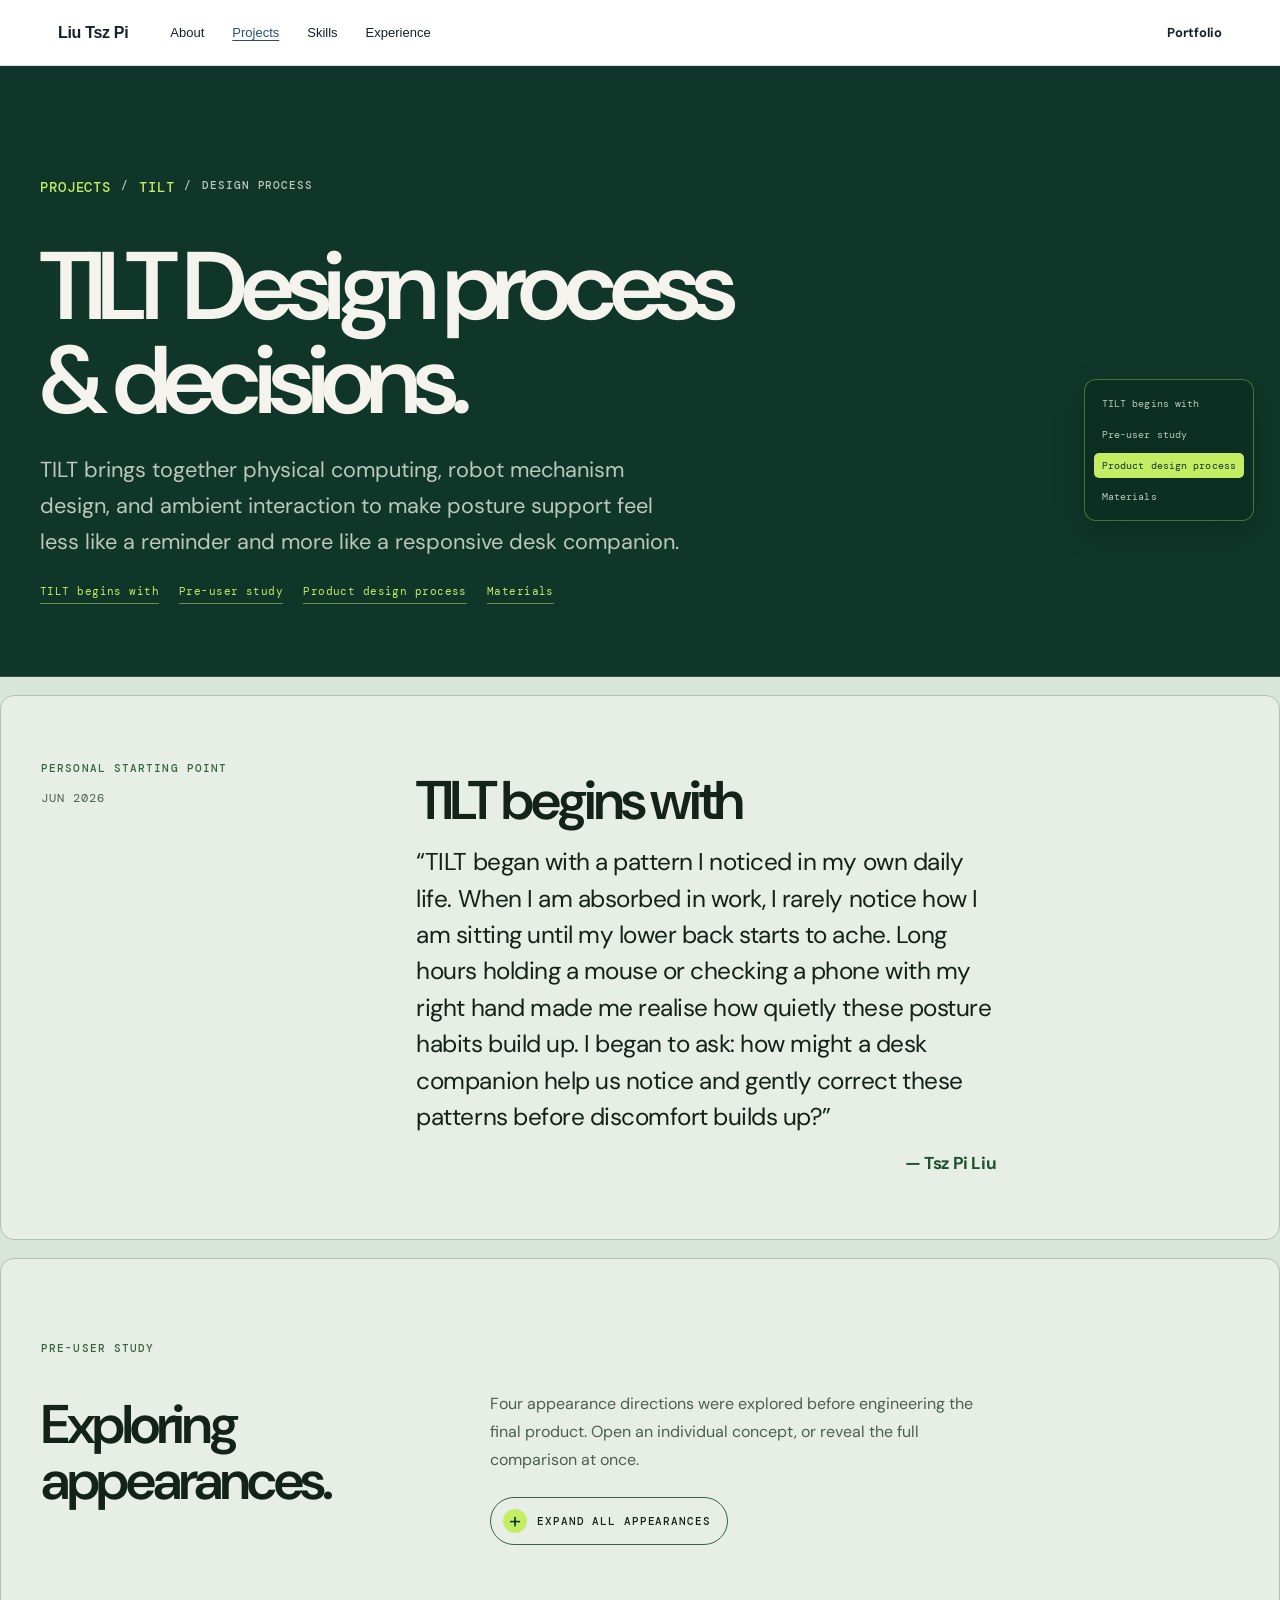
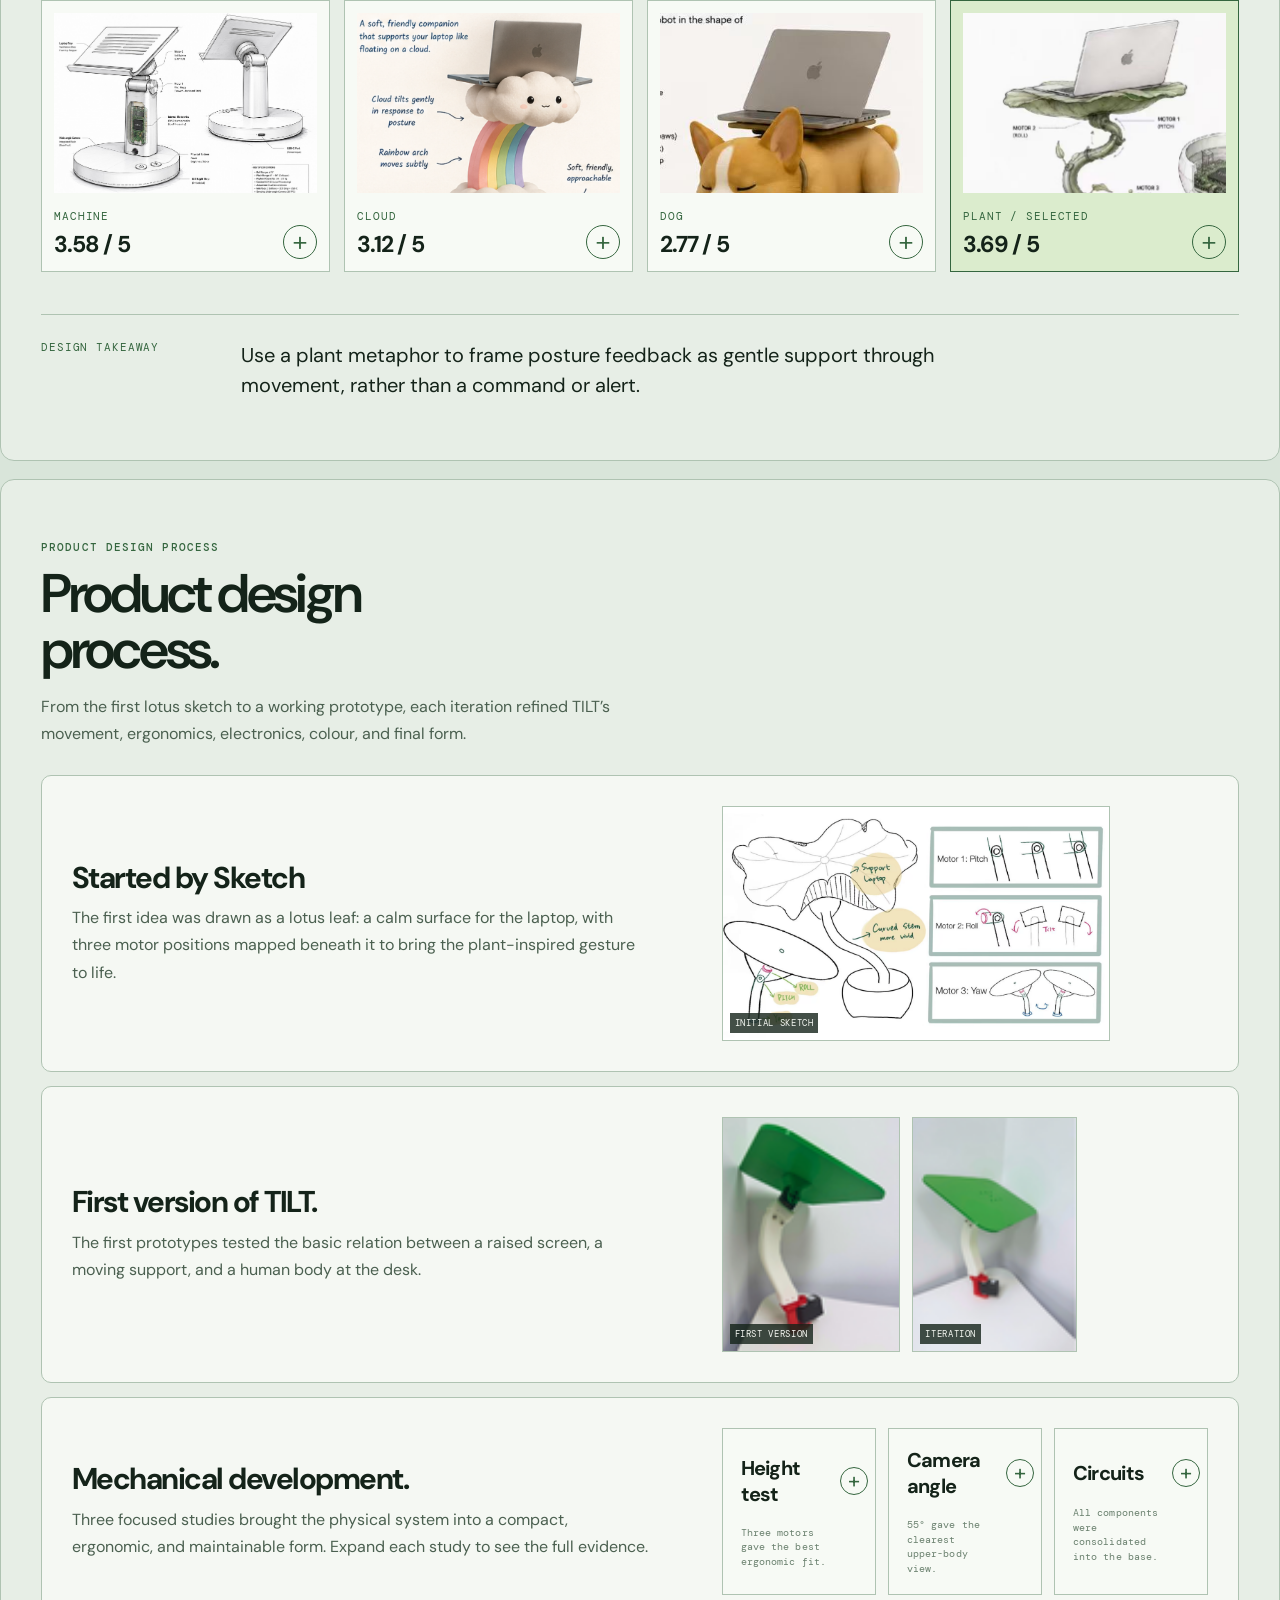
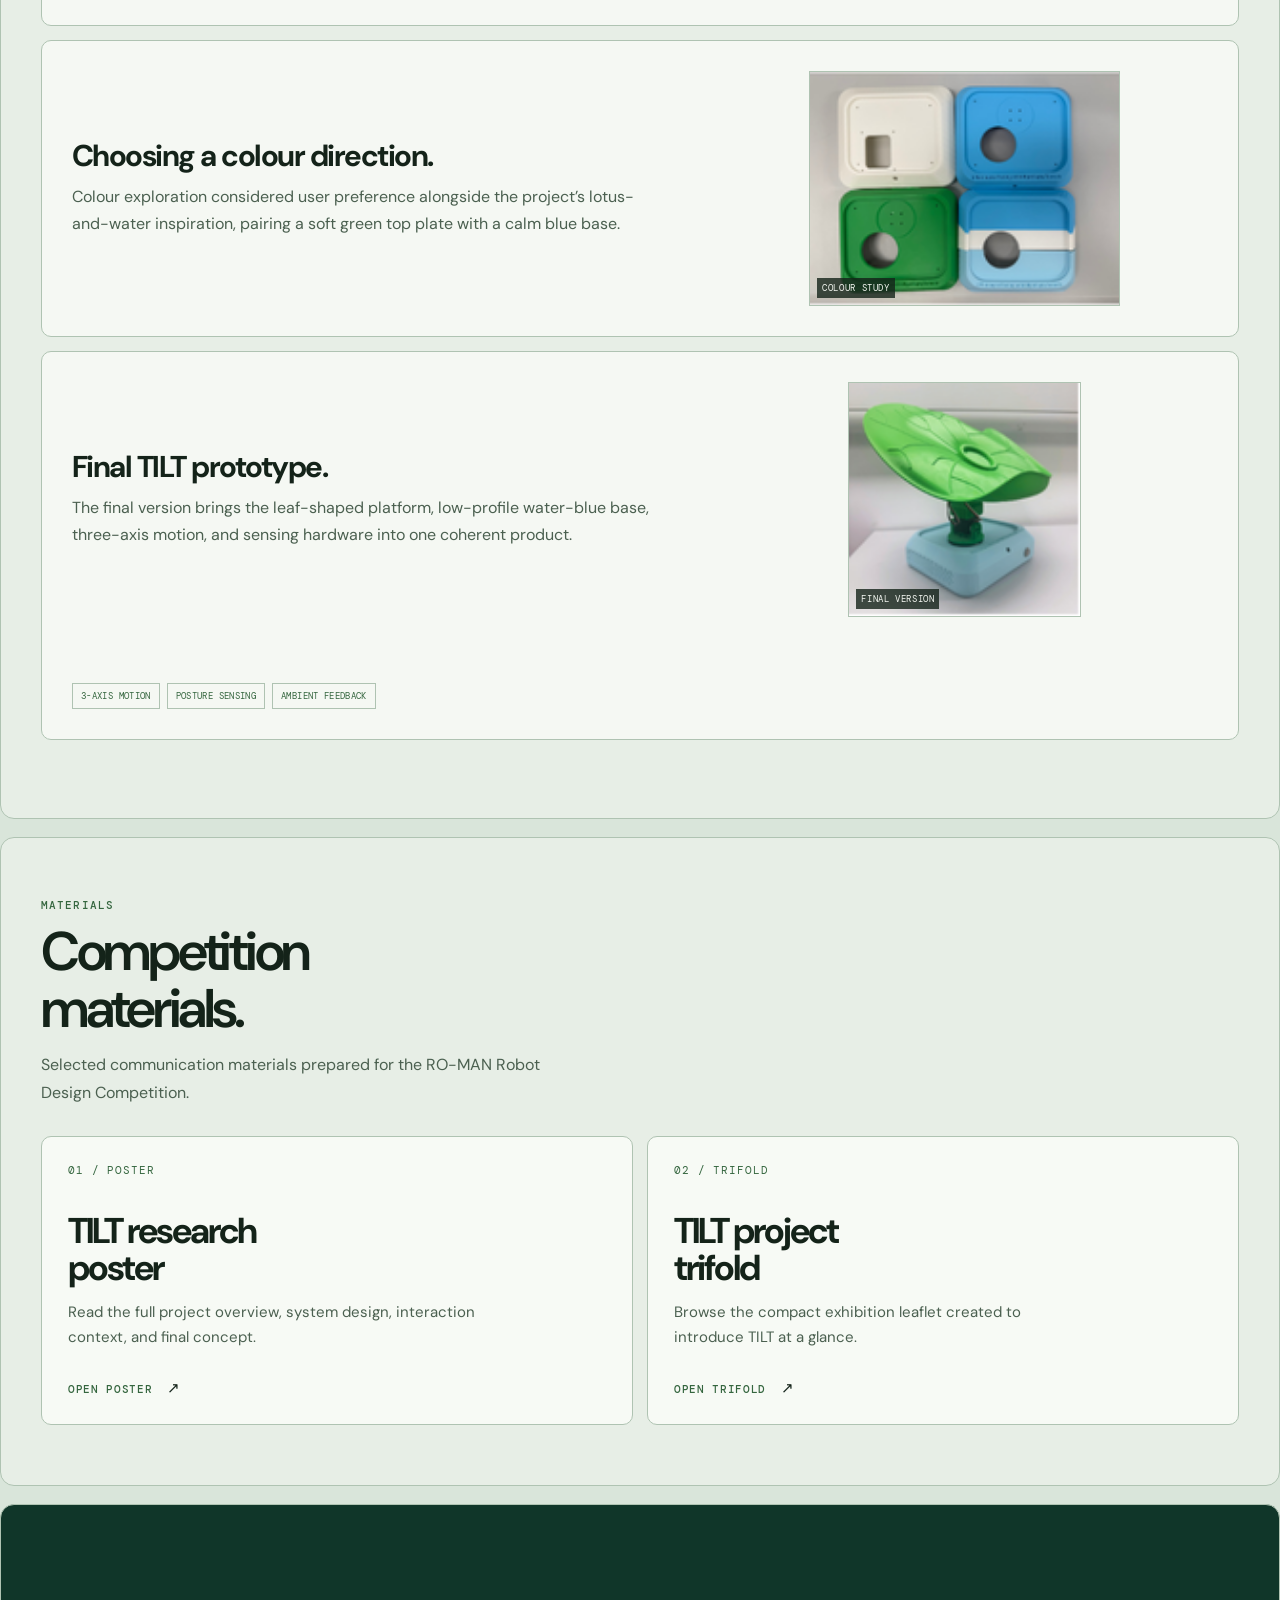
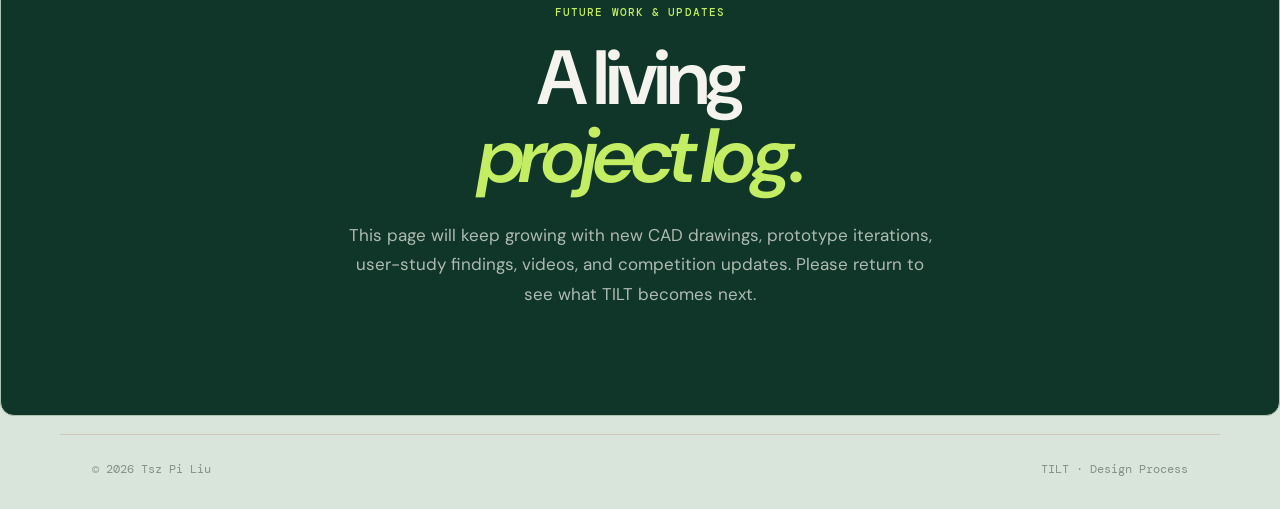
<file: projects/TILT/designprocess/index.html>
<!doctype html>
<html lang="en">
  <head>
    <meta charset="UTF-8" />
    <meta name="viewport" content="width=device-width, initial-scale=1.0" />
    <meta name="description" content="The design process behind TILT: A Plant-inspired Tracking and Intelligent Laptop Teammate for Implicit Posture Correction." />
    <title>TszPi | TILT: A Plant-inspired Tracking and Intelligent Laptop Teammate for Implicit Posture Correction — Design Process</title>
    <link rel="preconnect" href="https://fonts.googleapis.com" />
    <link rel="preconnect" href="https://fonts.gstatic.com" crossorigin />
    <link href="https://fonts.googleapis.com/css2?family=DM+Mono:wght@400;500&family=DM+Sans:opsz,wght@9..40,400;9..40,500;9..40,600;9..40,700&display=swap" rel="stylesheet" />
    <link rel="stylesheet" href="../../../style.css" />
    <link rel="stylesheet" href="../../../framework/live-unified.css?v=20260901-nav4" />
    <link rel="stylesheet" href="../../../academic-project-header.css?v=20261103" />
  </head>
  <body class="tilt-page process-page">
    <header class="project-topbar"><a class="project-wordmark" href="/">Liu Tsz Pi</a><nav class="project-main-nav" aria-label="Main navigation"><a href="/#about">About</a><a href="/#projects" aria-current="page">Projects</a><a href="/#skills">Skills</a><a href="/#research-experience">Experience</a></nav><button class="project-portfolio-status" type="button" aria-expanded="false" aria-controls="process-portfolio-status-detail" title="Show portfolio status"><strong>Portfolio</strong><small id="process-portfolio-status-detail" hidden>Building in progress</small></button></header>
    <nav class="process-float-nav" aria-label="Design process sections"><a href="#origin">Origin</a><a href="#appearance">Pre-user study</a><a href="#mechanical">Mechanical</a><a href="#colour">Colour</a><a href="#final-version">Final version</a></nav>
    <main>
      <section class="process-hero"><nav class="project-breadcrumb" aria-label="Breadcrumb"><a href="/#projects">Projects</a><span aria-hidden="true">/</span><a href="../">TILT</a><span aria-hidden="true">/</span><span aria-current="page">Design process</span></nav><h1>TILT Design process<br />&amp; decisions.</h1><p>TILT brings together physical computing, robot mechanism design, and ambient interaction to make posture support feel less like a reminder and more like a responsive desk companion.</p><nav class="process-jump-nav" aria-label="On this page"><a href="#appearance">Appearance study</a><a href="#mechanical">Mechanical development</a><a href="#colour">Colour study</a><a href="#final-version">Final version</a></nav></section>
      <section class="journey-origin" id="origin"><div><p class="product-kicker">CONCEPT ORIGIN</p><p class="journey-date">JUN 2026</p></div><div><h2>TILT begins with</h2><p>How might a laptop stand offer posture support as an ambient companion, rather than another corrective alert at the desk?</p></div></section>
      <section class="appearance-study"><div class="appearance-study-intro"><p class="product-kicker">PRE-USER STUDY</p><h2>Choosing a form<br />people can live with.</h2><div><p>Four appearance directions were explored before engineering the final product. Open an individual concept, or reveal the full comparison at once.</p><button class="appearance-toggle" type="button" aria-expanded="false"><span>+</span> Expand all appearances</button></div></div><div class="appearance-grid"><details class="appearance-card"><summary><figure><img src="../assets/appearance-machine.jpg" alt="Machine-inspired appearance concept" /></figure><div><span>MACHINE</span><strong>3.58 / 5</strong><i>+</i></div></summary><div class="appearance-detail"><p><b>Metaphor</b> A direct, technology-first laptop stand.</p><p><b>Intent</b> No decorative appearance: clear, straightforward, and visibly functional.</p><p><b>User feedback</b> Traditional and easy to understand, but too ordinary to feel engaging.</p></div></details><details class="appearance-card"><summary><figure><img src="../assets/appearance-cloud.png" alt="Cloud-inspired appearance concept" /></figure><div><span>CLOUD</span><strong>3.12 / 5</strong><i>+</i></div></summary><div class="appearance-detail"><p><b>Metaphor</b> Working in the clouds: lightness, ease, and a small moment of rainbow optimism.</p><p><b>Intent</b> A playful reference to cloud-based work and Hong Kong’s colourful local character.</p><p><b>User feedback</b> Users found it cute, but not compelling enough; the rainbow risked becoming distracting.</p></div></details><details class="appearance-card"><summary><figure><img src="../assets/appearance-dog.jpg" alt="Dog-inspired appearance concept" /></figure><div><span>DOG</span><strong>2.77 / 5</strong><i>+</i></div></summary><div class="appearance-detail"><p><b>Metaphor</b> A dog as a person’s best friend: attentive, warm, and always nearby.</p><p><b>Intent</b> Three friendly, expressive motions would communicate TILT’s three interaction modes.</p><p><b>User feedback</b> The concept felt too cute, which made it less visually appealing as a desk product.</p></div></details><details class="appearance-card selected-appearance"><summary><figure><img src="../assets/appearance-lotus.jpg" alt="Lotus-inspired appearance concept selected for TILT" /></figure><div><span>PLANT / SELECTED</span><strong>3.69 / 5</strong><i>+</i></div></summary><div class="appearance-detail"><p><b>Metaphor</b> Plants are alive and responsive—like people. Their vitality creates a calm, restorative presence.</p><p><b>Intent</b> The compact plant form supports an ambient office environment without demanding space or attention.</p><p><b>User feedback</b> Users preferred the gentle, living quality of the lotus; the final design strengthened its physical stability.</p></div></details></div><div class="study-insight"><span>DESIGN TAKEAWAY</span><p>Use a plant metaphor to frame posture feedback as gentle support through movement, rather than a command or alert.</p></div></section>
      <section class="process-chapters"><p class="product-kicker">THE JOURNEY</p><div class="chapter-list"><article><span>01</span><div class="chapter-content"><div><h2>Begin with a working gesture.</h2><p>The first prototypes tested the basic relation between a raised screen, a moving support, and a human body at the desk.</p></div><div class="chapter-visuals prototype-visuals"><figure><img src="../assets/process-first-version-a.png" alt="Early TILT prototype" /><figcaption>FIRST VERSION</figcaption></figure><figure><img src="../assets/process-first-version-b.png" alt="Early TILT prototype iteration" /><figcaption>ITERATION</figcaption></figure></div></div></article><article class="mechanical-chapter"><span>02–04</span><div class="chapter-content"><div><h2>Mechanical development.</h2><p>Three focused studies brought the physical system into a compact, ergonomic, and maintainable form. Expand each study to see the full evidence.</p></div><div class="mechanical-accordion"><details><summary><span>01</span><strong>Height test</strong><i>+</i></summary><div class="mechanical-detail"><p>Five stem configurations showed that a compact three-motor solution could improve ergonomic fit without raising the laptop too far above the desk.</p><figure class="wide-process-image"><img src="../assets/process-height-test.png" alt="TILT height-test component iterations" /><figcaption>HEIGHT TEST</figcaption></figure></div></details><details><summary><span>02</span><strong>Camera angle</strong><i>+</i></summary><div class="mechanical-detail"><p>Camera-angle tests balanced a clear view of the upper body with a compact placement that could live naturally inside the product.</p><figure><img src="../assets/process-camera-angle-test.png" alt="TILT camera angle test" /><figcaption>CAMERA ANGLE</figcaption></figure></div></details><details><summary><span>03</span><strong>Circuits</strong><i>+</i></summary><div class="mechanical-detail"><p>Electronics were gradually reorganised so the wiring, motors, and boards could stay contained within the base without compromising maintainability.</p><div class="circuits-visuals"><figure><img src="../assets/process-hardware-circuits-before.png" alt="Early TILT circuit arrangement" /><figcaption>CIRCUITS / EARLY</figcaption></figure><figure><img src="../assets/process-hardware-circuits-after.png" alt="Refined TILT circuit arrangement" /><figcaption>CIRCUITS / REFINED</figcaption></figure></div></div></details></div></div></article><article><span>05</span><div class="chapter-content"><div><h2>Choose an appearance users want to live with.</h2><p>Colour exploration considered user preference alongside the project’s lotus-and-water inspiration, pairing a soft green top plate with a calm blue base.</p></div><div class="chapter-visuals preference-visual"><figure><img src="../assets/process-colour-options.png" alt="TILT base colour studies" /><figcaption>COLOUR STUDY</figcaption></figure></div></div></article><article><span>06</span><div class="chapter-content"><div><h2>Arrive at a calmer companion.</h2><p>The final version brings the leaf-shaped platform, low-profile water-blue base, three-axis motion, and sensing hardware into one coherent product.</p></div><div class="chapter-visuals final-visual"><figure><img src="../assets/process-final-version.png" alt="Final TILT prototype" /><figcaption>FINAL VERSION</figcaption></figure></div></div></article></div></section>
      <section class="process-next"><p class="product-kicker">FUTURE WORK &amp; UPDATES</p><h2>A living<br /><em>project log.</em></h2><p>This page will keep growing with new CAD drawings, prototype iterations, user-study findings, videos, and competition updates. Please return to see what TILT becomes next.</p></section>
    </main>
    <footer class="tilt-footer"><span>© <span id="year"></span> Tsz Pi Liu</span><span>TILT · Design Process</span></footer>
    <script>document.getElementById('year').textContent = new Date().getFullYear(); const appearanceToggle=document.querySelector('.appearance-toggle'); const appearanceCards=[...document.querySelectorAll('.appearance-card')]; if(appearanceToggle){appearanceToggle.addEventListener('click',()=>{const expand=appearanceCards.some(card=>!card.open); appearanceCards.forEach(card=>card.open=expand); appearanceToggle.setAttribute('aria-expanded',String(expand)); appearanceToggle.innerHTML=expand?'<span>−</span> Collapse all appearances':'<span>+</span> Expand all appearances';});} const appearanceStudy=document.querySelector('.appearance-study'); appearanceStudy.id='appearance'; appearanceStudy.querySelector('.product-kicker').textContent='PRE-USER STUDY'; document.querySelector('.process-chapters .product-kicker').textContent='MECHANICAL DESIGN PROCESS'; document.querySelector('.mechanical-chapter').id='mechanical'; const journeyArticles=document.querySelectorAll('.chapter-list > article'); if(journeyArticles[2])journeyArticles[2].id='colour'; if(journeyArticles[3])journeyArticles[3].id='final-version'; const summaries={"Height test":"Three motors gave the best ergonomic fit.","Camera angle":"55° gave the clearest upper-body view.","Circuits":"All components were consolidated into the base."}; document.querySelectorAll('.mechanical-accordion summary').forEach(summary=>{const title=summary.querySelector('strong').textContent; summary.insertAdjacentHTML('beforeend',`<small>${summaries[title]}</small>`);}); const finalVisual=document.querySelector('.final-visual'); if(finalVisual)finalVisual.insertAdjacentHTML('afterend','<div class="final-highlights"><span>3-axis motion</span><span>Posture sensing</span><span>Ambient feedback</span></div>'); const floatingLinks=[...document.querySelectorAll('.process-float-nav a')]; const trackedSections=floatingLinks.map(link=>document.querySelector(link.getAttribute('href'))).filter(Boolean); const setActiveSection=id=>floatingLinks.forEach(link=>link.classList.toggle('is-active',link.getAttribute('href')===`#${id}`)); const observer=new IntersectionObserver(entries=>entries.forEach(entry=>{if(entry.isIntersecting)setActiveSection(entry.target.id);}),{rootMargin:'-35% 0px -55% 0px',threshold:0}); trackedSections.forEach(section=>observer.observe(section));</script>
    <script>const appearanceHeading=document.querySelector('.appearance-study h2'); if(appearanceHeading)appearanceHeading.innerHTML='Exploring<br />appearances.'; const processLabel=document.querySelector('.process-chapters .product-kicker'); if(processLabel)processLabel.remove(); const processHeadings=document.querySelectorAll('.chapter-list > article h2'); if(processHeadings[0])processHeadings[0].textContent='First version of TILT.'; const finalHeading=document.querySelector('#final-version h2'); if(finalHeading)finalHeading.textContent='Final TILT prototype.'; const imageReplacements={"TILT camera angle test":"../assets/process-camera-angle-test-hd.jpg","Early TILT circuit arrangement":"../assets/process-hardware-circuits-early-hd.jpg","Refined TILT circuit arrangement":"../assets/process-hardware-circuits-refined-hd.jpg"}; document.querySelectorAll('.mechanical-detail img').forEach(image=>{if(imageReplacements[image.alt])image.src=imageReplacements[image.alt];});</script>
    <script>const colourHeading=document.querySelector('#colour h2'); if(colourHeading)colourHeading.textContent='Choosing a colour direction.';</script>
    <script>const chapterList=document.querySelector('.chapter-list'); if(chapterList)chapterList.insertAdjacentHTML('afterbegin','<article class="sketch-chapter"><div class="chapter-content"><div><h2>Started by Sketch</h2><p>The first idea was drawn as a lotus leaf: a calm surface for the laptop, with three motor positions mapped beneath it to bring the plant-inspired gesture to life.</p></div><div class="chapter-visuals sketch-visual"><figure><img src="../assets/process-started-by-sketch.png" alt="Hand-drawn lotus leaf concept with three motor positions" /><figcaption>INITIAL SKETCH</figcaption></figure></div></div></article>');</script>
    <script>
      const processPortfolioStatus = document.querySelector('.project-portfolio-status');
      const processPortfolioDetail = document.getElementById('process-portfolio-status-detail');
      processPortfolioStatus.addEventListener('click', () => { const isOpen = processPortfolioStatus.getAttribute('aria-expanded') === 'true'; processPortfolioStatus.setAttribute('aria-expanded', String(!isOpen)); processPortfolioDetail.hidden = isOpen; });
    </script>
    <script>
      const productProcess = document.querySelector('.process-chapters');
      if (productProcess) {
        productProcess.id = 'product-design';
        productProcess.insertAdjacentHTML('afterbegin', '<div class="process-section-intro"><p class="product-kicker">PRODUCT DESIGN PROCESS</p><h2>Product design<br />process.</h2><p>From the first lotus sketch to a working prototype, each iteration refined TILT’s movement, ergonomics, electronics, colour, and final form.</p></div>');
        productProcess.querySelectorAll('.chapter-list h2').forEach(heading => {
          const subheading = document.createElement('h3');
          subheading.innerHTML = heading.innerHTML;
          heading.replaceWith(subheading);
        });
      }
      const processLinks = '<a href="#origin">TILT begins with</a><a href="#appearance">Pre-user study</a><a href="#product-design">Product design process</a>';
      const heroNav = document.querySelector('.process-jump-nav');
      if (heroNav) heroNav.innerHTML = processLinks;
      const floatNav = document.querySelector('.process-float-nav');
      if (floatNav) {
        floatNav.innerHTML = processLinks;
        const links = [...floatNav.querySelectorAll('a')];
        const sections = links.map(link => document.querySelector(link.getAttribute('href'))).filter(Boolean);
        const setActive = id => links.forEach(link => link.classList.toggle('is-active', link.getAttribute('href') === `#${id}`));
        const sectionObserver = new IntersectionObserver(entries => entries.forEach(entry => { if (entry.isIntersecting) setActive(entry.target.id); }), { rootMargin: '-35% 0px -55% 0px', threshold: 0 });
        sections.forEach(section => sectionObserver.observe(section));
      }
    </script>
    <script>
      const materialsAnchor = document.querySelector('.process-chapters');
      if (materialsAnchor) materialsAnchor.insertAdjacentHTML('afterend', '<section class="materials-section" id="materials"><div class="materials-intro"><p class="product-kicker">MATERIALS</p><h2>Competition<br />materials.</h2><p>Selected communication materials prepared for the RO-MAN Robot Design Competition.</p></div><div class="materials-grid"><a class="material-card" href="https://drive.google.com/file/d/1XGX2idcUXOMEZpPVc0pLBnv_VzpZTuvz/view?usp=sharing" target="_blank" rel="noopener noreferrer"><span>01 / POSTER</span><strong>TILT research<br />poster</strong><p>Read the full project overview, system design, interaction context, and final concept.</p><b>Open poster <i>↗</i></b></a><a class="material-card" href="https://drive.google.com/file/d/1u2OEP9FhGNfqdkHdEptyeaK_d0DfU7FZ/view?usp=sharing" target="_blank" rel="noopener noreferrer"><span>02 / TRIFOLD</span><strong>TILT project<br />trifold</strong><p>Browse the compact exhibition leaflet created to introduce TILT at a glance.</p><b>Open trifold <i>↗</i></b></a></div></section>');
      const materialLinks = '<a href="#origin">TILT begins with</a><a href="#appearance">Pre-user study</a><a href="#product-design">Product design process</a><a href="#materials">Materials</a>';
      const updatedHeroNav = document.querySelector('.process-jump-nav');
      if (updatedHeroNav) updatedHeroNav.innerHTML = materialLinks;
      const updatedFloatNav = document.querySelector('.process-float-nav');
      if (updatedFloatNav) {
        updatedFloatNav.innerHTML = materialLinks;
        const materialNavLinks = [...updatedFloatNav.querySelectorAll('a')];
        const materialSections = materialNavLinks.map(link => document.querySelector(link.getAttribute('href'))).filter(Boolean);
        const setMaterialActive = id => materialNavLinks.forEach(link => link.classList.toggle('is-active', link.getAttribute('href') === `#${id}`));
        const materialObserver = new IntersectionObserver(entries => entries.forEach(entry => { if (entry.isIntersecting) setMaterialActive(entry.target.id); }), { rootMargin: '-35% 0px -55% 0px', threshold: 0 });
        materialSections.forEach(section => materialObserver.observe(section));
      }
    </script>
    <script>
      const originLabel = document.querySelector('.journey-origin .product-kicker');
      const originCopy = document.querySelector('.journey-origin div:last-child > p');
      if (originLabel) originLabel.textContent = 'PERSONAL STARTING POINT';
      if (originCopy) originCopy.innerHTML = '<q>TILT began with a pattern I noticed in my own daily life. When I am absorbed in work, I rarely notice how I am sitting until my lower back starts to ache. Long hours holding a mouse or checking a phone with my right hand made me realise how quietly these posture habits build up. I began to ask: how might a desk companion help us notice and gently correct these patterns before discomfort builds up?</q><cite>— Tsz Pi Liu</cite>';
    </script>
  </body>
</html>
</file>
<file: academic-home.css>
:root{--ink:#17212b;--muted:#586675;--blue:#244f73;--rule:#d9e0e6;--paper:#f7f9fb;--white:#fff;--page:1220px;--rail:285px;--pad-x:clamp(30px,5vw,76px);--body-size:15px;--small-size:13px}*{box-sizing:border-box}html{scroll-behavior:smooth;scroll-padding-top:76px}body{margin:0;background:var(--white);color:var(--ink);font:var(--body-size)/1.65 Arial,Helvetica,sans-serif;-webkit-font-smoothing:antialiased}a{color:var(--blue);text-decoration:none}a:hover{text-decoration:underline;text-underline-offset:3px}.topbar{position:sticky;top:0;z-index:20;min-height:66px;padding:0 max(28px,calc((100vw - var(--page))/2 + 28px));display:flex;align-items:center;gap:42px;background:rgba(255,255,255,.97);border-bottom:1px solid var(--rule)}.wordmark{font-size:16px;font-weight:700;letter-spacing:-.02em;color:var(--ink);white-space:nowrap}.topbar nav{display:flex;align-items:center;gap:28px}.topbar nav a{font-size:13px;color:var(--ink)}.portfolio-status{margin-left:auto;display:flex;align-items:baseline;gap:9px;white-space:nowrap}.portfolio-status strong{font-size:13px;color:var(--ink)}.portfolio-status small{font-size:10px;letter-spacing:.06em;text-transform:uppercase;color:var(--muted)}.page-shell{width:min(100%,var(--page));min-height:calc(100vh - 66px);margin:0 auto;display:grid;grid-template-columns:var(--rail) minmax(0,1fr);align-items:stretch}.profile-rail{position:sticky;top:66px;align-self:start;height:calc(100vh - 66px);overflow-y:auto;padding:42px 30px 32px;border-right:1px solid var(--rule);background:var(--paper)}.profile-photo{width:100%;height:clamp(160px,24vh,230px);margin:0 0 24px;overflow:hidden;background:#e8edf1}.profile-photo img{display:block;width:100%;height:100%;object-fit:cover;object-position:63% 43%}.profile-rail h1{margin:0 0 7px;font-size:32px;line-height:1.15;letter-spacing:-.04em}.institution{margin:0 0 17px;color:var(--muted);font-size:13px;line-height:1.45}.profile-links{display:flex;gap:9px;margin:0 0 19px}.profile-links a{width:34px;height:34px;display:grid;place-items:center;color:var(--blue);border:1px solid #cbd5de;background:#fff}.profile-links a:hover{border-color:var(--blue);text-decoration:none}.profile-links svg{width:17px;height:17px;fill:none;stroke:currentColor;stroke-width:1.6;stroke-linecap:round;stroke-linejoin:round}.profile-links svg .filled{fill:currentColor;stroke:none}.affiliation{margin:0;color:#334150;font-size:13px;line-height:1.6}.content-column{min-width:0}.cv-section{display:block;padding:34px var(--pad-x);border-bottom:1px solid var(--rule)}.cv-section h2{margin:0 0 17px;color:var(--blue);font-size:13px;line-height:1.35;letter-spacing:.07em;text-transform:uppercase;font-weight:700}.about-section{padding-top:54px;padding-bottom:38px}.about-section>div,.section-body,.skill-groups{max-width:760px}.about-section p{margin:0 0 12px;font-size:15px;line-height:1.7}.about-section p:last-child{margin-bottom:0}.project-feature{display:grid;grid-template-columns:minmax(0,1fr) minmax(145px,190px);gap:26px;align-items:start}.project-copy{min-width:0}.project-entry{padding:0}.project-heading{display:block}.project-heading>span{display:block;margin:0 0 5px;color:var(--muted);font-size:12px}.project-heading h3,.entry h3{margin:0 0 8px;font-size:16px;line-height:1.4;font-weight:700;letter-spacing:-.01em}.project-details{padding:0}.project-details p,.entry p{margin:0 0 7px;color:#3f4c59;font-size:14px;line-height:1.58}.project-role{font-size:12px!important;color:var(--muted)!important}.project-meta{margin-top:11px!important;color:var(--ink)!important;font-size:12px!important}.project-meta strong{color:var(--blue)}.project-award{margin:0}.project-award img{display:block;width:100%;height:auto;border:1px solid var(--rule);background:#fff}.archive-link{margin:15px 0 0!important;font-size:13px}.skill-groups article{padding:11px 0;border-top:1px solid var(--rule)}.skill-groups article:first-child{padding-top:0;border-top:0}.skill-groups article:last-child{padding-bottom:0}.skill-groups h3{margin:0 0 3px;font-size:14px;line-height:1.4;font-weight:700}.skill-groups p{margin:0;color:#3f4c59;font-size:13px;line-height:1.6}.entry{padding:15px 0;border-top:1px solid var(--rule)}.entry:first-child{padding-top:0;border-top:0}.entry:last-child{padding-bottom:0}.entry time{display:block;margin:0 0 4px;color:var(--muted);font-size:12px}.entry h3{margin-bottom:4px}.entry a{font-size:13px}.entry p:last-child{margin-bottom:0}footer{display:flex;align-items:center;gap:18px;padding:18px var(--pad-x);color:var(--muted);font-size:11px;line-height:1.4}footer a{margin-left:auto;color:var(--ink);white-space:nowrap}@media(min-width:1500px){:root{--page:1320px;--rail:310px;--pad-x:80px}.profile-rail{padding-inline:34px}}@media(max-width:980px) and (min-width:761px){:root{--rail:245px;--pad-x:36px}.topbar{gap:28px}.topbar nav{gap:20px}.profile-rail{padding-inline:24px}.project-feature{grid-template-columns:minmax(0,1fr) 150px;gap:18px}}@media(max-width:760px){:root{--pad-x:7vw;--body-size:14px}.topbar{position:relative;min-height:0;padding:13px 6% 12px;display:flex;flex-direction:column;gap:10px}.wordmark{font-size:16px}.topbar nav{width:100%;justify-content:center;gap:clamp(18px,6vw,30px)}.topbar nav a{font-size:12px}.portfolio-status{margin:0;gap:7px}.portfolio-status strong{font-size:12px}.portfolio-status small{font-size:9px}.page-shell{display:block;min-height:0}.profile-rail{position:relative;top:auto;height:auto;overflow:visible;display:flex;flex-direction:column;align-items:center;text-align:center;padding:32px 7% 27px;border-right:0;border-bottom:1px solid var(--rule);background:var(--paper)}.profile-photo{width:clamp(138px,39vw,170px);height:clamp(138px,39vw,170px);aspect-ratio:1;border-radius:50%;margin:0 auto 17px;box-shadow:0 4px 16px rgba(23,33,43,.12)}.profile-photo img{object-position:63% 35%}.profile-rail h1{font-size:29px;margin-bottom:5px}.institution{font-size:13px;margin-bottom:13px}.profile-links{justify-content:center;margin-bottom:13px}.profile-links a{width:36px;height:36px;border-radius:50%}.affiliation{font-size:12px;line-height:1.55}.cv-section{padding:25px var(--pad-x)}.cv-section h2{font-size:12px;margin-bottom:13px}.about-section{padding-top:28px;padding-bottom:25px}.about-section p{font-size:14px;line-height:1.65}.project-feature{display:flex;flex-direction:column;gap:14px}.project-copy{width:100%}.project-heading h3,.entry h3{font-size:15px}.project-details p,.entry p{font-size:13px}.project-award{width:min(100%,290px);align-self:center}.archive-link{margin-top:12px!important}.skill-groups article{padding:10px 0}.skill-groups h3{font-size:13px}.skill-groups p{font-size:12px}.entry{padding:12px 0}footer{padding:15px var(--pad-x);flex-wrap:wrap;gap:7px 16px;font-size:10px}footer a{margin-left:auto}}@media(max-width:390px){:root{--pad-x:6%}.topbar nav{gap:17px}.topbar nav a{font-size:11px}.profile-photo{width:140px;height:140px}.cv-section{padding-block:22px}.about-section{padding-top:25px}.project-heading h3{font-size:14px}}
</file>
<file: academic-header.css>
.portfolio-status {
  appearance: none;
  border: 0;
  padding: 0;
  font: inherit;
  cursor: pointer;
}

.portfolio-status:focus-visible {
  outline: 2px solid var(--blue);
  outline-offset: 4px;
}

.portfolio-status small[hidden] {
  display: none;
}
</file>
<file: academic-skills.css>
.skill-groups article.skill-item {
  padding: 0;
}

.skill-toggle {
  width: 100%;
  display: flex;
  align-items: center;
  justify-content: space-between;
  gap: 20px;
  padding: 13px 0;
  border: 0;
  background: transparent;
  color: var(--ink);
  font: inherit;
  text-align: left;
  cursor: pointer;
}

.skill-toggle span:first-child {
  font-size: 14px;
  line-height: 1.4;
  font-weight: 700;
}

.skill-toggle-mark {
  flex: 0 0 auto;
  color: var(--blue);
  font-size: 18px;
  font-weight: 400;
  line-height: 1;
}

.skill-toggle:hover span:first-child,
.skill-toggle:focus-visible span:first-child {
  color: var(--blue);
}

.skill-toggle:focus-visible {
  outline: 2px solid var(--blue);
  outline-offset: 4px;
}

.skill-toggle[aria-expanded="true"] .skill-toggle-mark {
  font-size: 0;
}

.skill-toggle[aria-expanded="true"] .skill-toggle-mark::before {
  content: "−";
  font-size: 18px;
}

.skill-detail {
  padding: 0 28px 13px 0;
}

.skill-detail ul {
  display: grid;
  gap: 8px;
  margin: 0;
  padding: 0 0 0 18px;
  color: #3f4c59;
}

.skill-detail li {
  padding-left: 3px;
  font-size: 13px;
  line-height: 1.6;
}

.skill-detail[hidden] {
  display: none;
}

@media (max-width: 760px) {
  .skill-toggle {
    padding: 11px 0;
  }

  .skill-toggle span:first-child {
    font-size: 13px;
  }

  .skill-detail {
    padding: 0 22px 11px 0;
  }

  .skill-detail li {
    font-size: 12px;
  }
}
</file>
<file: academic-news.css>
.profile-rail {
  display: flex;
  flex-direction: column;
}

.profile-news {
  margin-top: 34px;
  padding-top: 20px;
  border-top: 1px solid var(--rule);
}

.profile-news h2 {
  margin: 0 0 13px;
  color: var(--blue);
  font-size: 11px;
  line-height: 1.35;
  letter-spacing: .08em;
  text-transform: uppercase;
}

.profile-news article {
  margin: 0;
}

.profile-news time {
  display: block;
  margin: 0 0 5px;
  color: var(--muted);
  font-size: 11px;
  line-height: 1.4;
}

.profile-news p {
  margin: 0;
  color: #3f4c59;
  font-size: 12px;
  line-height: 1.55;
}

.profile-legal {
  margin-top: auto;
  padding-top: 28px;
  color: var(--muted);
  font-size: 10px;
  line-height: 1.55;
}

.profile-legal > span {
  display: block;
}

.profile-legal > span > span {
  display: inline;
}

@media (max-width: 760px) {
  .profile-news {
    width: 100%;
    margin-top: 24px;
    padding-top: 17px;
    text-align: left;
  }

  .profile-news h2 {
    font-size: 10px;
  }

  .profile-news p {
    font-size: 12px;
  }

  .profile-legal {
    margin-top: 24px;
    padding-top: 0;
    font-size: 10px;
  }
}
</file>
<file: academic-footer.css>
.profile-email{display:block;margin:-8px 0 18px;color:var(--blue);font-size:11px;line-height:1.4;overflow-wrap:anywhere}.site-footer{display:block;padding:0;border-top:1px solid var(--rule);background:var(--paper);color:var(--muted)}.site-footer-inner{width:min(100%,var(--page));min-height:58px;margin:0 auto;padding:17px 30px;display:flex;align-items:center;justify-content:space-between;gap:24px;font-size:11px;line-height:1.4}@media(max-width:760px){.profile-email{margin:-4px 0 15px;font-size:11px}.site-footer-inner{min-height:54px;padding:15px 7%;flex-wrap:wrap;justify-content:center;gap:6px 18px;text-align:center;font-size:10px}}@media(max-width:390px){.site-footer-inner{padding-inline:6%}}
</file>
<file: academic-projects.css>
.project-group-label{margin:0 0 13px;color:var(--muted);font-size:11px;line-height:1.4;font-weight:700;letter-spacing:.06em;text-transform:uppercase}.project-group+.project-group{margin-top:25px;padding-top:21px;border-top:1px solid var(--rule)}.project-group .project-entry{padding:0}.project-group+.project-group .project-details{max-width:580px}.project-group+.project-group .project-heading h3{margin-bottom:5px}@media(max-width:760px){.project-group-label{margin-bottom:11px;font-size:10px}.project-group+.project-group{margin-top:21px;padding-top:18px}}
</file>
<file: homepage-project-highlight.css>
.project-authors-home{margin:7px 0 0;color:var(--muted);font-size:12px;line-height:1.5}.project-authors-home strong{color:var(--ink);font-weight:700}.project-meta.project-award-highlight-home{display:inline-flex;align-items:center;gap:9px;margin-top:12px!important;padding:7px 10px;border:1px solid #b8c9d8;background:#f7f9fb;color:var(--blue)!important;font-size:12px!important}.project-award-highlight-home span{color:var(--muted)}@media(max-width:760px){.project-authors-home{font-size:11px}.project-meta.project-award-highlight-home{align-items:flex-start;flex-wrap:wrap;gap:3px 8px}}
</file>
<file: homepage-collapsible.css>
.section-heading-row{display:flex;align-items:center;justify-content:space-between;gap:20px}.section-heading-row h2{margin-bottom:0}.section-toggle{border:0;background:transparent;color:var(--blue);font:600 12px/1.4 Arial,Helvetica,sans-serif;cursor:pointer;padding:4px 0}.section-toggle:hover{text-decoration:underline;text-underline-offset:3px}.section-toggle span{display:inline-block;margin-left:5px;font-size:15px}.homepage-news-panel{background:#f7f9fb}.homepage-news-list{max-width:760px;margin-top:18px}.homepage-news-item{display:grid;grid-template-columns:78px minmax(0,1fr);gap:18px;padding:16px 0;border-top:1px solid var(--rule)}.homepage-news-item time{color:var(--muted);font-size:13px}.homepage-news-item strong{color:var(--ink);font-size:15px}.homepage-news-item p{margin:4px 0 0;color:#3f4c59;font-size:14px;line-height:1.55}.homepage-news-item.is-highlighted{margin:0 -14px;padding:16px 14px;border:1px solid #b8c9d8;background:#fff}.homepage-news-item.is-highlighted strong{color:var(--blue)}.homepage-news-additional{margin-top:0}.collapsible-experience .section-body{margin-top:17px}.experience-summary{display:flex;align-items:center;justify-content:space-between;gap:18px;max-width:760px;color:#3f4c59;font-size:14px;line-height:1.5}.experience-summary>span{min-width:0}.collapsible-experience .section-body[hidden],.homepage-news-additional[hidden]{display:none}@media(max-width:760px){.section-heading-row{align-items:flex-start}.section-toggle{font-size:11px;white-space:nowrap}.homepage-news-item{grid-template-columns:56px minmax(0,1fr);gap:12px}.homepage-news-item.is-highlighted{margin:0 -10px;padding-inline:10px}.homepage-news-item p{font-size:13px}.experience-summary{align-items:flex-start;flex-direction:column;gap:8px;font-size:13px}.collapsible-experience .section-body{margin-top:14px}}
</file>
<file: homepage-news-window.css>
.homepage-news-panel{display:grid;grid-template-columns:1fr;align-items:start;gap:12px;margin:24px 0 0;padding:16px 22px;border:1px solid #b8c9d8;border-bottom:0;background:#eaf2f8;box-shadow:inset 0 3px 0 #d3e4f0}.homepage-news-panel>h2{grid-column:1;margin:0;line-height:1.45}.homepage-news-panel>.homepage-news-list{display:grid;grid-column:1;gap:12px;margin:0;min-width:0}.homepage-news-panel .homepage-news-item{display:grid;grid-template-columns:66px minmax(0,1fr);gap:14px;align-items:start;margin:0;padding:0 0 12px;border:0;border-bottom:1px solid #c5d6e1;background:transparent}.homepage-news-panel .homepage-news-item:last-child{padding-bottom:0;border-bottom:0}.homepage-news-panel .homepage-news-item time{font-weight:700;color:var(--blue);font-size:13px;line-height:1.5;white-space:nowrap}.homepage-news-panel .homepage-news-item div{color:#3f4c59;font-size:13px;line-height:1.5;min-width:0}.homepage-news-panel .homepage-news-item a{color:var(--blue);font-weight:700;text-underline-offset:3px}.homepage-news-panel .homepage-news-item strong{color:var(--blue);font-weight:700}.homepage-news-panel .homepage-news-additional{grid-column:1;margin-top:11px}.homepage-news-panel .homepage-news-additional .homepage-news-item{padding:9px 0;border-color:#c5d6e1}.homepage-news-panel .homepage-news-additional .homepage-news-item:first-child{border-top:1px solid #c5d6e1}@media(max-width:760px){.homepage-news-panel{gap:9px;margin-top:20px;padding:13px 15px}.homepage-news-panel>.homepage-news-list{gap:9px}.homepage-news-panel .homepage-news-item{grid-template-columns:54px minmax(0,1fr);gap:10px;padding-bottom:9px}.homepage-news-panel .homepage-news-item div{font-size:12px;line-height:1.5}}
</file>
<file: homepage-refinement.css>
/* Homepage refinement: formal research profile with a quieter, more human rhythm. */
:root{--ink:#1c2935;--muted:#5e6d7c;--blue:#25577d;--rule:#d8e1e8;--paper:#f4f7f9;--white:#fff;--page:1320px;--rail:312px;--pad-x:clamp(38px,5.3vw,82px)}
body{background:#edf2f5}
.topbar{min-height:72px;gap:48px;background:rgba(255,255,255,.94);backdrop-filter:blur(12px);border-bottom-color:#d5dfe6}
.wordmark{font-size:17px;letter-spacing:-.025em}
.topbar nav{gap:30px}
.topbar nav a{position:relative;padding:6px 0;color:#354352;transition:color .18s ease}
.topbar nav a::after{position:absolute;right:0;bottom:1px;left:0;height:1px;background:var(--blue);content:"";transform:scaleX(0);transform-origin:left;transition:transform .18s ease}
.topbar nav a:hover,.topbar nav a:focus-visible{color:var(--blue);text-decoration:none}
.topbar nav a:hover::after,.topbar nav a:focus-visible::after{transform:scaleX(1)}
.portfolio-status{align-items:center;padding:7px 10px;border:1px solid #d6e0e7;border-radius:5px;background:#f8fafb;transition:border-color .18s ease,background .18s ease}
.portfolio-status:hover{border-color:#9eb7c9;background:#f1f6f9}
.portfolio-status strong{font-size:12px}
.page-shell{min-height:calc(100vh - 72px);margin:28px auto 36px;overflow:hidden;border:1px solid #d7e0e7;border-radius:12px;background:var(--white);box-shadow:0 16px 44px rgba(27,47,64,.055)}
.profile-rail{top:72px;height:calc(100vh - 100px);padding:46px 33px 30px;border-right-color:#d7e0e7;background:linear-gradient(180deg,#f6f8fa 0%,#f2f5f7 100%)}
.profile-photo{height:clamp(178px,24vh,242px);margin-bottom:27px;border:1px solid #d4dfe7;border-radius:7px;background:#e9eef2}
.profile-photo img{filter:saturate(.94) contrast(1.02)}
.profile-rail h1{margin-bottom:8px;font-size:34px;letter-spacing:-.045em}
.institution{margin-bottom:19px;font-size:13px;letter-spacing:.01em}
.profile-links{gap:8px;margin-bottom:17px}
.profile-links a{width:36px;height:36px;border-radius:5px;border-color:#c8d6e0;box-shadow:0 1px 1px rgba(22,39,53,.025);transition:transform .16s ease,border-color .16s ease,background .16s ease}
.profile-links a:hover{border-color:var(--blue);background:#eef5f9;transform:translateY(-1px)}
.profile-email{margin:-5px 0 20px;font-size:11px;font-weight:600;letter-spacing:.01em}
.affiliation{padding-top:17px;border-top:1px solid #d6e0e7;font-size:13px;line-height:1.72}
.profile-legal{padding-top:25px;color:#718090}
.content-column{background:#fff}
.cv-section{padding:42px var(--pad-x);border-bottom-color:#e0e6eb}
.cv-section h2{position:relative;margin-bottom:21px;padding-bottom:10px;font-size:12px;letter-spacing:.115em}
.cv-section h2::after{position:absolute;bottom:0;left:0;width:28px;height:2px;background:#8eb1c8;content:""}
.about-section{padding-top:60px;padding-bottom:41px;background:linear-gradient(110deg,#fff 0%,#fbfcfd 73%,#f4f8fa 100%)}
.about-section>div,.section-body{max-width:790px}
.about-section p{font-size:16px;line-height:1.78}
.about-section p:first-child{max-width:700px;color:#263746;font-size:18px;line-height:1.67;letter-spacing:-.012em}
.about-section p+p{max-width:765px;color:#3f4f5e}
.homepage-news-panel{margin-top:29px!important;border:1px solid #cbdce7!important;border-radius:7px;background:#edf5f9!important;box-shadow:inset 3px 0 0 #91b7d0!important}
.homepage-news-panel>h2{margin-bottom:1px!important}
.homepage-news-panel .homepage-news-item{border-bottom-color:#d0e0e9!important}
.homepage-news-panel .homepage-news-item a{text-decoration-thickness:1px}
.project-group-label{margin-bottom:15px;color:#688096;font-size:10px;letter-spacing:.12em}
.project-group+.project-group{margin-top:30px;padding-top:27px;border-top-color:#e0e7ec}
.project-feature{gap:30px;padding:22px;border:1px solid #d9e4eb;border-radius:8px;background:#f8fafb}
.project-heading>span{margin-bottom:7px;color:#718192;font-size:11px;font-weight:700;letter-spacing:.06em}
.project-heading h3,.entry h3{font-size:17px;line-height:1.36}
.project-heading h3 a{color:#214f74}
.project-details p,.entry p{font-size:14px;line-height:1.68}
.project-authors-home{margin-top:9px;color:#687787}
.project-meta.project-award-highlight-home{margin-top:15px!important;border-radius:4px;border-color:#bfd2df;background:#edf5f9}
.project-award{align-self:center}
.project-award img{border-color:#cfdae2;box-shadow:0 5px 16px rgba(31,54,73,.06)}
.skill-groups{display:grid;grid-template-columns:repeat(2,minmax(0,1fr));gap:12px;max-width:820px}
.skill-groups article.skill-item{border:1px solid #d9e3e9;border-radius:7px;background:#fbfcfd;transition:border-color .18s ease,box-shadow .18s ease}
.skill-groups article.skill-item:hover{border-color:#b9cfdd;box-shadow:0 5px 16px rgba(29,58,78,.04)}
.skill-toggle{min-height:58px;padding:13px 16px}
.skill-toggle span:first-child{font-size:14px}
.skill-detail{padding:0 18px 16px}
.skill-detail ul{gap:9px;padding-left:17px}
.skill-detail li{font-size:12px;line-height:1.65}
.entry{position:relative;padding:18px 0 19px 19px;border-top:0}
.entry::before{position:absolute;top:21px;bottom:-1px;left:0;width:2px;background:#d6e4ed;content:""}
.entry:last-child::before{bottom:20px}
.entry time{margin-bottom:6px;color:#668198;font-weight:700;letter-spacing:.02em}
.entry h3{margin-bottom:6px}
.entry p{max-width:720px}
.entry a{display:inline-block;margin-top:5px;font-weight:600}
.compact-section{background:#fbfcfd}
@media(min-width:1500px){.page-shell{margin-top:34px;margin-bottom:42px}.profile-rail{padding-inline:36px}}
@media(max-width:980px) and (min-width:761px){:root{--rail:265px;--pad-x:42px}.topbar{gap:30px}.topbar nav{gap:21px}.profile-rail{padding-inline:27px}.project-feature{gap:21px;padding:18px}.skill-groups{grid-template-columns:1fr}}
@media(max-width:760px){body{background:#fff}.topbar{min-height:0;padding:16px 7% 13px;gap:11px;background:rgba(255,255,255,.98)}.topbar nav{gap:clamp(17px,6.4vw,32px);padding-top:2px}.topbar nav a{padding:4px 0}.portfolio-status{padding:5px 9px}.page-shell{margin:0;border:0;border-radius:0;box-shadow:none}.profile-rail{height:auto;padding:36px 7% 30px;border-bottom-color:#dde5ea;background:linear-gradient(180deg,#f5f8fa,#f0f4f6)}.profile-photo{margin-bottom:18px;border-radius:50%;border-color:#ccd9e2}.profile-rail h1{font-size:31px}.institution{margin-bottom:15px}.affiliation{padding-top:15px}.profile-legal{margin-top:27px;padding-top:0}.cv-section{padding:31px var(--pad-x)}.cv-section h2{margin-bottom:18px;padding-bottom:8px}.about-section{padding-top:35px;padding-bottom:31px}.about-section p{font-size:14px;line-height:1.72}.about-section p:first-child{font-size:16px;line-height:1.66}.homepage-news-panel{margin-top:24px!important;border-radius:6px}.project-feature{padding:17px;border-radius:7px}.project-heading h3,.entry h3{font-size:15px}.project-details p,.entry p{font-size:13px;line-height:1.62}.skill-groups{grid-template-columns:1fr;gap:9px}.skill-toggle{min-height:54px;padding-inline:14px}.entry{padding:15px 0 16px 15px}.entry::before{top:18px}.entry:last-child::before{bottom:17px}}
@media(max-width:390px){.topbar nav{gap:15px}.topbar nav a{font-size:11px}.cv-section{padding-block:27px}.project-feature{padding:15px}}

/* Keep the News panel compact inside the About section. */
.homepage-news-panel{padding:17px 21px!important}
.homepage-news-panel>.homepage-news-list{margin-top:0!important}
@media(max-width:760px){.profile-rail{top:auto}.homepage-news-panel{padding:14px 15px!important}}

/* Desktop behaves as a split academic profile: the rail stays still while the content column scrolls. */
@media(min-width:761px){
  html,body{height:100%;overflow:hidden}
  .topbar{position:relative}
  .page-shell{height:calc(100vh - 72px);min-height:0;margin:0 auto;border-top:0;border-radius:0 0 12px 12px}
  .profile-rail{position:relative;top:auto;height:100%;overflow-y:auto;overscroll-behavior:contain}
  .content-column{height:100%;overflow-y:auto;overscroll-behavior:contain;scrollbar-width:thin;scrollbar-color:#b9cbd7 transparent}
  .content-column::-webkit-scrollbar,.profile-rail::-webkit-scrollbar{width:8px}
  .content-column::-webkit-scrollbar-thumb,.profile-rail::-webkit-scrollbar-thumb{border:2px solid transparent;border-radius:9px;background:#b9cbd7;background-clip:padding-box}
}

/* A restrained type scale keeps labels, body copy, metadata and headings coherent. */
body,button{font-family:Arial,Helvetica,sans-serif}
.about-section p:first-child,.about-section p+p{font-size:16px;line-height:1.72}
.project-details p,.entry p,.skill-detail li{font-size:14px;line-height:1.68}
.project-heading h3,.entry h3{font-size:16px;line-height:1.4}
.project-heading>span,.entry time,.project-authors-home,.project-meta.project-award-highlight-home,.profile-email{font-size:12px}
.homepage-news-panel .homepage-news-item div{font-size:14px;line-height:1.55}
.homepage-news-panel .homepage-news-item time{font-size:12px;line-height:1.55}
@media(max-width:760px){
  html,body{height:auto;overflow:visible}
  .page-shell{height:auto;min-height:0;margin:0;border-radius:0}
  .profile-rail,.content-column{height:auto;overflow:visible}
  .about-section p:first-child,.about-section p+p{font-size:14px;line-height:1.72}
  .project-details p,.entry p,.skill-detail li{font-size:13px}
  .homepage-news-panel .homepage-news-item div{font-size:13px}
}
</file>
<file: style.css>
:root { --ink:#18251f; --paper:#f4f1e9; --accent:#de4b2d; --line:#cfc9bd; }
* { box-sizing:border-box; } html { scroll-behavior:smooth; } body { margin:0; color:var(--ink); background:var(--paper); font-family:"DM Sans",sans-serif; } a { color:inherit; }
.site-header,main,footer { max-width:1160px; margin:auto; padding-left:32px; padding-right:32px; }.site-header { height:88px; display:flex; align-items:center; justify-content:space-between; border-bottom:1px solid var(--line); }.brand { font:500 21px "DM Mono",monospace; text-decoration:none; letter-spacing:-1px; }.brand span { color:var(--accent); } nav { display:flex; gap:23px; } nav a,.socials a { font-size:14px; text-decoration:none; } nav a:hover,.socials a:hover { color:var(--accent); }
.hero-layout { display:grid; grid-template-columns:1fr 245px; gap:48px; align-items:end; }.profile-frame { display:grid; aspect-ratio:1; place-items:center; border:1px solid var(--line); background:linear-gradient(135deg,#d9dfd3,#bfcbbf); color:#536158; text-align:center; }.profile-frame span { font:11px/1.6 "DM Mono",monospace; letter-spacing:.1em; }.portfolio-skills .skills-grid { grid-template-columns:repeat(2,1fr); }.portfolio-skills .skills-grid article > span { display:block; margin-bottom:32px; color:var(--accent); font:11px "DM Mono",monospace; letter-spacing:.08em; }.portfolio-skills .skills-grid article { min-height:230px; }
.portfolio-home { background:#f1efe8; }.portfolio-home .site-header { max-width:1280px; }.portfolio-home main,.portfolio-home footer { max-width:1280px; }.profile-hero { display:grid; grid-template-columns:1fr .82fr; gap:8vw; align-items:end; min-height:calc(100vh - 88px); padding:90px 0 72px; border-bottom:1px solid var(--line); }.profile-copy { padding-bottom:22px; }.profile-hero h1 { margin:0 0 26px; font-size:clamp(74px,10vw,144px); }.profile-hero h1 em,.identity-content h2 em,.journey-heading h2 em,.projects-heading h2 em,.contact-home h2 em { font-family:Georgia,serif; font-weight:400; color:var(--accent); }.profile-intro { max-width:560px; margin:0; color:#39463e; font-size:clamp(18px,1.7vw,23px); line-height:1.55; }.profile-links { display:flex; gap:26px; margin-top:45px; }.profile-links a { border-bottom:1px solid var(--ink); padding-bottom:5px; color:var(--ink); font:12px "DM Mono",monospace; text-decoration:none; }.profile-links a span { color:var(--accent); }.profile-portrait { margin:0; overflow:hidden; background:#bdc9c0; }.profile-portrait img { display:block; width:100%; aspect-ratio:.8; object-fit:cover; object-position:48% 42%; mix-blend-mode:multiply; }.profile-portrait figcaption { display:flex; justify-content:space-between; gap:8px; padding:12px 14px; color:#314039; font:10px "DM Mono",monospace; }.identity-band,.journey-section,.capabilities-section,.projects-showcase { border-bottom:1px solid var(--line); }.identity-band { display:grid; grid-template-columns:25% 1fr; padding:124px 0; }.identity-content { max-width:720px; }.identity-content h2,.journey-heading h2,.projects-heading h2 { margin:0 0 27px; font-size:clamp(42px,5.3vw,76px); letter-spacing:-.07em; line-height:1.02; }.identity-content > p { max-width:590px; color:#445248; font-size:18px; line-height:1.8; }.focus-tags { display:flex; flex-wrap:wrap; gap:8px; margin-top:34px; }.focus-tags span { padding:8px 10px; border:1px solid #aeb7aa; border-radius:99px; color:#425046; font:11px "DM Mono",monospace; }.journey-section { display:grid; grid-template-columns:31% 1fr; gap:8%; padding:124px 0; }.journey-heading > p:last-child { max-width:285px; color:#526158; font-size:15px; line-height:1.7; }.journey-content { display:grid; gap:48px; }.study-grid { display:grid; grid-template-columns:1fr 1fr; gap:12px; }.study-grid article { display:flex; min-height:170px; flex-direction:column; justify-content:space-between; padding:21px; background:#d7e1d4; }.study-grid article + article { background:#e6ddd0; }.study-grid span,.timeline span { color:#6a786d; font:11px "DM Mono",monospace; letter-spacing:.08em; }.study-grid strong { margin:20px 0; font-size:24px; letter-spacing:-.045em; line-height:1.04; }.study-grid small,.timeline small { color:#657269; font-size:13px; }.timeline { border-top:1px solid var(--line); }.timeline article { display:grid; grid-template-columns:110px 1fr; gap:24px; padding:26px 0; border-bottom:1px solid var(--line); }.timeline article > p { margin:3px 0 0; color:var(--accent); font:11px "DM Mono",monospace; }.timeline h3 { margin:12px 0 4px; font-size:26px; letter-spacing:-.05em; }.timeline div > p { max-width:540px; margin:16px 0 0; color:#536158; font-size:15px; line-height:1.65; }.timeline-draft { opacity:.66; }.capabilities-section { display:grid; grid-template-columns:25% 1fr; padding:124px 0; }.capability-list { border-top:1px solid var(--line); }.capability-list article { display:grid; grid-template-columns:70px 1fr; gap:24px; padding:23px 0; border-bottom:1px solid var(--line); }.capability-list article > span { color:var(--accent); font:11px "DM Mono",monospace; }.capability-list h3 { margin:0 0 8px; font-size:29px; letter-spacing:-.05em; }.capability-list p { max-width:500px; margin:0; color:#536158; line-height:1.7; }.projects-showcase { display:grid; grid-template-columns:35% 1fr; gap:5%; padding:124px 0; }.projects-heading h2 { margin-bottom:0; }.projects-showcase .projects { gap:12px; }.projects-showcase .project { min-height:260px; }.project small { display:block; max-width:400px; color:#536158; font-size:14px; line-height:1.5; }.project-muted { background:#dedbd1; color:#6e756e; }.contact-home { padding:130px 0; }.contact-home h2 { margin:0 0 33px; font-size:clamp(58px,7.7vw,110px); letter-spacing:-.075em; line-height:.96; }.contact-email { border-bottom:2px solid var(--accent); padding-bottom:8px; font-size:clamp(18px,2vw,27px); text-decoration:none; }.contact-email span { color:var(--accent); }.contact-home .socials { margin-top:44px; }
.hero { min-height:650px; padding:138px 0 90px; border-bottom:1px solid var(--line); }.eyebrow,.section-number { margin:0 0 22px; color:var(--accent); font:500 12px "DM Mono",monospace; letter-spacing:.08em; } h1,h2,h3,p { margin-top:0; } h1 { max-width:820px; margin-bottom:28px; font-size:clamp(51px,8vw,102px); letter-spacing:-.075em; line-height:1.02; font-weight:600; } h1 em { font-family:Georgia,serif; font-weight:400; }.research-banner { display:flex; flex-wrap:wrap; align-items:baseline; gap:10px 15px; width:fit-content; max-width:100%; margin:0 0 28px; padding:12px 15px; border-left:4px solid var(--accent); background:#e8dfd0; color:var(--ink); font-size:clamp(20px,2.2vw,29px); font-weight:600; letter-spacing:-.035em; line-height:1.2; }.research-banner span { color:var(--accent); font:500 11px "DM Mono",monospace; letter-spacing:.08em; }.intro { max-width:510px; margin:0 0 34px; font-size:17px; line-height:1.9; color:#3e4b44; }.button { display:inline-flex; gap:24px; padding:13px 18px; background:var(--ink); color:white; text-decoration:none; font-size:14px; }.button:hover { background:var(--accent); }
.section { display:grid; grid-template-columns:25% 1fr; padding:108px 0; border-bottom:1px solid var(--line); }.section h2 { margin-bottom:22px; font-size:clamp(31px,4vw,52px); letter-spacing:-.06em; }.about div > p { max-width:620px; font-size:18px; line-height:1.9; }.about div > p + p { margin-top:17px; }.skills-grid { display:grid; grid-template-columns:repeat(3,1fr); gap:18px; }.skills-grid article { min-height:185px; padding:24px; border:1px solid var(--line); }.skills-grid h3,.timeline-item h3 { margin-bottom:9px; font-size:23px; letter-spacing:-.04em; }.skills-grid p { color:#506058; font-size:15px; line-height:1.7; }
.education-intro { max-width:620px; margin-bottom:22px; color:#3e4b44; font-size:18px; line-height:1.8; }.education-roots { display:grid; gap:0; margin:0 0 42px; border-top:1px solid var(--line); }.education-roots p { display:flex; gap:28px; margin:0; padding:13px 0; border-bottom:1px solid var(--line); color:#506058; font-size:14px; line-height:1.5; }.education-roots > p > span:first-child { flex:0 0 105px; color:var(--accent); font:500 11px/1.5 "DM Mono",monospace; letter-spacing:.08em; }.education-detail { flex:1; }.education-roots strong { color:var(--ink); font-weight:600; }
.timeline-item { display:grid; grid-template-columns:150px 1fr; gap:20px; padding:0 0 34px; margin-bottom:34px; border-bottom:1px solid var(--line); }.timeline-item:last-child { padding-bottom:0; margin-bottom:0; border:0; }.timeline-date { margin:4px 0 0; color:var(--accent); font:12px "DM Mono",monospace; }.timeline-place { margin-bottom:13px; color:#506058; font-size:15px; }.timeline-item div > p:last-child { max-width:570px; line-height:1.75; }
.projects { display:grid; gap:16px; }.project { min-height:205px; padding:22px 26px; display:grid; grid-template-columns:50px 1fr auto; align-items:end; text-decoration:none; transition:transform .2s; }.project:hover { transform:translateY(-4px); }.project-one { background:#d7ded1; }.project-two { background:#e8c9a9; }.project-three { background:#c4d7d6; }.project-index,.arrow { align-self:start; font:500 12px "DM Mono",monospace; }.arrow { font-size:25px; }.project p { margin-bottom:5px; font-size:14px; }.project h3 { margin:0; font-size:clamp(27px,3vw,42px); letter-spacing:-.055em; }
.contact { padding:118px 0 100px; }.contact h2 { margin-bottom:46px; font-size:clamp(44px,6vw,78px); letter-spacing:-.07em; line-height:1.08; }.contact h2 a { text-decoration-color:var(--accent); text-decoration-thickness:3px; text-underline-offset:9px; }.contact h2 a:hover { color:var(--accent); }.socials { display:flex; gap:30px; }.socials a { border-bottom:1px solid var(--ink); padding-bottom:4px; } footer { padding-top:26px; padding-bottom:32px; display:flex; justify-content:space-between; color:#657068; border-top:1px solid var(--line); font:12px "DM Mono",monospace; }
.project-hero { padding:115px 0 76px; border-bottom:1px solid var(--line); }.back-link { display:inline-block; margin-bottom:64px; font:12px "DM Mono",monospace; text-decoration:none; }.back-link:hover { color:var(--accent); }.project-hero h1 { margin-bottom:22px; }.project-summary { max-width:620px; font-size:20px; line-height:1.7; }.project-meta { display:flex; gap:50px; margin-top:56px; padding-top:22px; border-top:1px solid var(--line); }.project-meta div { min-width:130px; }.project-meta dt { margin-bottom:7px; color:var(--accent); font:11px "DM Mono",monospace; }.project-meta dd { margin:0; font-size:14px; }.case-section { display:grid; grid-template-columns:25% 1fr; padding:92px 0; border-bottom:1px solid var(--line); }.case-section h2 { font-size:clamp(29px,3.5vw,44px); letter-spacing:-.06em; }.case-section p { max-width:630px; font-size:17px; line-height:1.85; }.case-visual { min-height:340px; margin-top:35px; display:grid; place-items:center; background:#d7ded1; color:#415249; font:13px "DM Mono",monospace; letter-spacing:.08em; }
@media (max-width:700px) { .site-header,main,footer { padding-left:20px;padding-right:20px; }.site-header { height:70px; } nav { gap:13px; } nav a { font-size:11px; }.hero { min-height:570px; padding-top:110px; }.section,.case-section { display:block; padding:75px 0; }.section-number { margin-bottom:38px; }.education-intro { font-size:16px; }.education-roots { margin-bottom:34px; }.education-roots p { display:block; }.education-roots > p > span:first-child { display:block; margin-bottom:4px; }.education-detail { display:block; }.skills-grid { grid-template-columns:1fr; }.timeline-item { grid-template-columns:1fr; gap:12px; }.project { grid-template-columns:34px 1fr auto; padding:18px; min-height:165px; }.contact { padding:82px 0; } footer { gap:20px; }.intro { font-size:16px; }.project-hero { padding:75px 0; }.project-meta { display:grid; grid-template-columns:1fr 1fr; gap:25px; }.case-visual { min-height:220px; } }
@media (max-width:700px) { .hero-layout { grid-template-columns:1fr; }.profile-frame { width:min(210px,65vw); }.portfolio-skills .skills-grid { grid-template-columns:1fr; } }
@media (max-width:700px) { .profile-hero,.identity-band,.journey-section,.capabilities-section,.projects-showcase { display:block; }.profile-hero { min-height:0; padding:72px 0 45px; }.profile-copy { padding-bottom:52px; }.profile-hero h1 { font-size:clamp(70px,20vw,108px); }.profile-links { flex-wrap:wrap; margin-top:34px; }.profile-portrait { max-width:430px; }.identity-band,.journey-section,.capabilities-section,.projects-showcase { padding:82px 0; }.identity-band .section-number,.capabilities-section .section-number { margin-bottom:34px; }.journey-heading { margin-bottom:50px; }.journey-heading h2,.projects-heading h2 { font-size:clamp(48px,13vw,70px); }.journey-heading > p:last-child { max-width:440px; }.study-grid { grid-template-columns:1fr; }.timeline article { grid-template-columns:65px 1fr; gap:13px; }.timeline h3 { font-size:23px; }.capability-list article { grid-template-columns:40px 1fr; gap:12px; }.capability-list h3 { font-size:25px; }.projects-heading { margin-bottom:42px; }.projects-showcase .project { min-height:225px; }.contact-home { padding:90px 0; }.contact-home h2 { font-size:clamp(57px,16vw,84px); } }

/* TILT product case study */
.tilt-page { background:#080b0b; color:#f5f3ed; }.tilt-nav,.tilt-footer { max-width:1440px; margin:auto; padding:25px 40px; display:flex; align-items:center; justify-content:space-between; }.tilt-nav { border-bottom:1px solid rgba(255,255,255,.14); }.tilt-nav .brand { color:#f5f3ed; }.tilt-nav-link,.tilt-outcome a { color:#f5f3ed; font:12px "DM Mono",monospace; text-decoration:none; }.tilt-nav-link span,.tilt-outcome a span { color:#c3ed63; }.tilt-page main { max-width:none; padding:0; }.product-kicker,.placeholder-tag { margin:0; color:#c3ed63; font:500 11px "DM Mono",monospace; letter-spacing:.1em; }.tilt-intro { max-width:1440px; margin:auto; padding:125px 40px 75px; }.tilt-intro h1 { max-width:1000px; margin:18px 0 28px; font-size:clamp(68px,10vw,158px); color:#f5f3ed; }.tilt-intro h1 em,.tilt-statement h2 em,.tilt-outcome h2 em { color:#c3ed63; }.product-lede { max-width:630px; font-size:21px; line-height:1.6; color:#b8c2ba; }.product-facts { margin:65px 0 0; padding-top:22px; border-top:1px solid rgba(255,255,255,.16); display:grid; grid-template-columns:repeat(3,1fr); gap:25px; }.product-facts dt { margin-bottom:8px; color:#829087; font:11px "DM Mono",monospace; }.product-facts dd { margin:0; font-size:14px; line-height:1.55; }.product-stage { position:relative; overflow:hidden; height:min(65vw,820px); min-height:530px; background:radial-gradient(circle at 50% 41%,#354e3c 0%,#17201d 28%,#080b0b 68%); }.product-orbit { position:absolute; left:50%; top:51%; width:61%; height:22%; border:1px solid rgba(195,237,99,.25); border-radius:50%; transform:translate(-50%,-50%) rotate(-12deg); }.orbit-two { width:38%; height:45%; transform:translate(-50%,-50%) rotate(44deg); }.product-plate { position:absolute; left:50%; top:35%; width:36%; aspect-ratio:1.85; border-radius:62% 38% 58% 42% / 65% 42% 58% 35%; background:linear-gradient(145deg,#b5e462,#46743c 52%,#1d422b); box-shadow:0 40px 75px rgba(0,0,0,.6),inset 20px 10px 35px rgba(255,255,255,.17); transform:translateX(-50%) rotate(-7deg); }.plate-vein { position:absolute; left:46%; top:13%; width:2px; height:81%; background:rgba(7,34,14,.52); transform-origin:top; }.vein-a { transform:rotate(68deg); }.vein-b { transform:rotate(-62deg); }.vein-c { transform:rotate(8deg); }.product-stem { position:absolute; left:49%; top:48%; height:28%; width:30px; border-radius:25px; background:linear-gradient(90deg,#1c4931,#91c159,#153824); transform:rotate(13deg); box-shadow:12px 10px 22px rgba(0,0,0,.4); }.product-base { position:absolute; left:50%; bottom:13%; width:250px; height:82px; border-radius:30px 30px 42px 42px; background:linear-gradient(150deg,#70b7d1,#28697f 70%,#143c4b); transform:translateX(-50%); box-shadow:0 25px 36px rgba(0,0,0,.5); }.product-base span { position:absolute; top:25px; width:23px; height:23px; border-radius:50%; background:#77cce2; }.product-base span:first-child { left:40px; }.product-base span:last-child { right:40px; }.stage-label { position:absolute; right:40px; bottom:31px; color:#c8d3cc; font:11px "DM Mono",monospace; text-align:right; letter-spacing:.07em; }.stage-label small { color:#78867d; }.tilt-statement { max-width:1020px; margin:auto; padding:150px 40px; text-align:center; }.tilt-statement h2,.tilt-outcome h2 { margin:22px 0 27px; font-size:clamp(48px,7vw,95px); letter-spacing:-.07em; }.tilt-statement > p:last-child { max-width:670px; margin:auto; color:#aebbb3; font-size:19px; line-height:1.8; }.tilt-split { display:grid; grid-template-columns:42% 58%; min-height:650px; }.tilt-split > div:first-child,.visual-copy { padding:100px 11%; }.tilt-split h2,.visual-copy h2,.interaction-heading h2 { margin:20px 0; font-size:clamp(37px,4.6vw,68px); letter-spacing:-.065em; line-height:1.04; }.tilt-split > div:first-child > p:last-child,.visual-copy > p:last-child,.interaction-heading > p:last-child { max-width:430px; color:#aebbb3; font-size:16px; line-height:1.8; }.tilt-dark { background:#e9eee7; color:#101a14; }.tilt-dark .product-kicker { color:#35663f; }.tilt-dark > div:first-child > p:last-child { color:#4b5d52; }.cad-placeholder { position:relative; overflow:hidden; display:flex; flex-direction:column; align-items:center; justify-content:center; min-height:460px; padding:35px; text-align:center; background:#d6dfd6; color:#26352c; }.cad-placeholder strong { margin-top:17px; font-size:20px; letter-spacing:-.04em; }.cad-placeholder p { position:relative; z-index:1; max-width:260px; margin:10px 0 0; color:#627168; font-size:13px; line-height:1.5; }.exploded-placeholder { background:radial-gradient(circle,#f5f8f2,#c9d8cb); }.exploded-part { position:absolute; border:1px solid rgba(29,85,48,.5); background:rgba(98,172,89,.25); }.part-one { width:48%; height:12%; top:16%; transform:rotate(-8deg); }.part-two { width:27%; height:13%; top:35%; }.part-three { width:17%; height:17%; top:54%; }.part-four { width:44%; height:10%; bottom:14%; border-radius:45%; }.tilt-specs { padding:135px 40px; max-width:1440px; margin:auto; }.spec-grid { display:grid; grid-template-columns:repeat(3,1fr); margin-top:42px; border-top:1px solid rgba(255,255,255,.18); }.spec-grid article { padding:25px 32px 30px 0; border-right:1px solid rgba(255,255,255,.18); }.spec-grid article + article { padding-left:32px; }.spec-grid article:last-child { border:0; }.spec-grid span { color:#c3ed63; font:11px "DM Mono",monospace; }.spec-grid h3 { margin:62px 0 10px; font-size:34px; letter-spacing:-.05em; }.spec-grid p { max-width:280px; color:#aebbb3; line-height:1.65; }.tilt-visual-grid { display:grid; grid-template-columns:56% 44%; min-height:620px; background:#12231d; }.render-placeholder { background:linear-gradient(135deg,#203c30,#75a06b); color:#f5f3ed; }.render-placeholder p { color:#d2ddd0; }.visual-copy { display:flex; flex-direction:column; justify-content:center; }.tilt-interaction { padding:140px 40px; max-width:1440px; margin:auto; }.interaction-heading { display:grid; grid-template-columns:25% 1fr 1fr; gap:35px; align-items:start; }.interaction-heading h2 { margin:0; }.interaction-heading > p:last-child { margin:0; }.interaction-cards { display:grid; grid-template-columns:repeat(3,1fr); gap:16px; margin-top:70px; }.interaction-cards article { padding:22px; background:#111716; border:1px solid rgba(255,255,255,.13); }.interaction-cards span { color:#c3ed63; font:11px "DM Mono",monospace; }.interaction-cards h3 { margin:35px 0 16px; font-size:25px; letter-spacing:-.04em; }.interaction-placeholder { height:190px; display:grid; place-items:center; padding:15px; background:linear-gradient(135deg,#486453,#1c2d25); color:#d8e5d4; font:10px "DM Mono",monospace; text-align:center; letter-spacing:.09em; }.interaction-cards p { margin:17px 0 0; color:#9bac9f; font-size:14px; line-height:1.65; }.tilt-algorithm { background:#d4e0d6; color:#16241b; }.tilt-algorithm .product-kicker { color:#35663f; }.tilt-algorithm > div:first-child > p:last-child { color:#4b5d52; }.algorithm-placeholder { background:linear-gradient(145deg,#283f32,#0f1c16); color:#ecf3e9; }.algorithm-placeholder p { color:#b9cabc; }.tilt-outcome { padding:160px 40px 130px; max-width:1050px; margin:auto; text-align:center; }.tilt-outcome p:not(.product-kicker) { max-width:560px; margin:0 auto 42px; color:#aebbb3; font-size:18px; line-height:1.75; }.tilt-outcome a { border-bottom:1px solid #c3ed63; padding-bottom:7px; }.tilt-footer { border-top:1px solid rgba(255,255,255,.14); color:#839188; font:12px "DM Mono",monospace; }
.video-stage { display:grid; place-items:center; background:radial-gradient(circle at 50% 45%,#233d30 0%,#111b17 33%,#080b0b 73%); }.video-stage::before { content:""; position:absolute; inset:9%; border:1px solid rgba(195,237,99,.28); }.video-placeholder { position:relative; z-index:1; width:min(74%,980px); aspect-ratio:16/9; display:flex; flex-direction:column; align-items:center; justify-content:center; background:linear-gradient(135deg,rgba(107,159,89,.25),rgba(5,9,7,.8)); border:1px solid rgba(229,244,216,.35); box-shadow:0 30px 80px rgba(0,0,0,.55); text-align:center; }.video-play { width:66px; height:66px; margin-bottom:22px; display:grid; place-items:center; padding-left:4px; border:1px solid #c3ed63; border-radius:50%; color:#c3ed63; font-size:20px; }.video-placeholder strong { font-size:18px; letter-spacing:.1em; }.video-placeholder p { margin:8px 0 20px; color:#c3ed63; font:11px "DM Mono",monospace; letter-spacing:.1em; }.video-placeholder small { color:#a6b2aa; font-size:12px; }
.video-embed { position:relative; z-index:1; width:min(74%,980px); aspect-ratio:16/9; border:1px solid rgba(229,244,216,.35); box-shadow:0 30px 80px rgba(0,0,0,.55); background:#050705; }

/* Keep the video frame and the 16:9 YouTube player perfectly aligned. */
.video-stage { width:min(100%,1440px); height:auto; min-height:0; margin:0 auto; aspect-ratio:16/9; display:block; background:#050705; }
.video-stage::before { inset:0; z-index:2; pointer-events:none; }
.video-embed { position:absolute; inset:0; width:100%; height:100%; aspect-ratio:auto; border:0; box-shadow:none; display:block; }
@media (max-width:760px) { .video-stage { width:100%; height:auto; min-height:0; aspect-ratio:16/9; } }
.cad-image { margin:0; display:flex; min-height:460px; flex-direction:column; overflow:hidden; }.cad-image img { display:block; width:100%; min-height:0; flex:1; object-fit:contain; }.cad-image figcaption { display:flex; justify-content:space-between; gap:20px; padding:15px 22px; background:#f5f8f2; color:#26352c; font-size:13px; }.cad-image figcaption span { color:#35663f; font:11px "DM Mono",monospace; letter-spacing:.08em; }.exploded-image { background:#f5f8f2; }.exploded-image img { max-height:670px; }.render-image { background:#a7aaa6; color:#f5f3ed; }.render-image figcaption { background:#1b3027; color:#edf3e9; }.render-image figcaption span { color:#c3ed63; }.interaction-sequence { display:grid; grid-template-rows:repeat(3,minmax(0,1fr)); height:660px; overflow:hidden; background:#26392f; gap:4px; border-radius:10px; }.interaction-sequence img { width:100%; height:100%; min-height:0; object-fit:cover; object-position:center; }
.algorithm-toggles { display:grid; align-content:center; gap:12px; padding:56px 9%; background:#f7f7ee; color:#314934; }.algorithm-toggle { overflow:hidden; border:1px solid #c8d6c4; border-radius:7px; background:#fffef8; }.algorithm-toggle summary { display:grid; grid-template-columns:112px 1fr 28px; gap:16px; align-items:center; min-height:100px; padding:10px; cursor:pointer; list-style:none; }.algorithm-toggle summary::-webkit-details-marker { display:none; }.algorithm-toggle summary img { width:112px; height:78px; border-radius:4px; object-fit:cover; }.algorithm-toggle summary span { display:grid; gap:4px; }.algorithm-toggle summary b { color:#4d8656; font:11px "DM Mono",monospace; letter-spacing:.08em; }.algorithm-toggle summary strong { font-size:17px; letter-spacing:-.035em; }.algorithm-toggle summary small { color:#617460; font-size:12px; }.algorithm-toggle summary i { display:grid; width:25px; height:25px; place-items:center; border-radius:50%; background:#e0efd4; color:#35663f; font-size:19px; font-style:normal; }.algorithm-toggle[open] summary i { transform:rotate(45deg); }.algorithm-detail { display:grid; gap:10px; padding:4px 20px 20px 138px; border-top:1px solid #dce6d9; }.algorithm-detail > p { margin:5px 0 2px; color:#526652; font-size:13px; line-height:1.55; }.formula-card { margin:0; border-radius:5px; padding:10px 12px; background:#e2f1d3; }.formula-card strong,.formula-card span,.formula-card small { display:block; }.formula-card strong { margin-bottom:4px; font-size:13px; }.formula-card span { font:13px/1.45 "DM Sans",sans-serif; }.formula-card small { margin-top:4px; font-size:10px; }.formula-card.safe { background:#d4eac6; }.vlm-step { margin:0; padding:12px; border-radius:6px; background:#d8eacb; font-size:13px; line-height:1.5; text-align:center; }.vlm-step.emphasis { font-weight:600; }.vlm-note { margin:0; padding:10px; border-radius:5px; background:#e9f0df; font-size:11px; line-height:1.45; }.vlm-detail { padding-bottom:20px; }
@media (max-width:760px) { .tilt-nav,.tilt-footer { padding:20px; }.tilt-intro { padding:80px 20px 55px; }.product-facts,.spec-grid { grid-template-columns:1fr; }.product-facts { gap:25px; }.product-stage { height:135vw; min-height:470px; }.product-plate { width:74%; top:28%; }.product-stem { top:46%; height:28%; }.product-base { bottom:12%; transform:translateX(-50%) scale(.78); }.stage-label { right:20px; bottom:18px; }.tilt-statement,.tilt-specs,.tilt-interaction,.tilt-outcome { padding:90px 20px; }.tilt-split,.tilt-visual-grid { grid-template-columns:1fr; }.tilt-split > div:first-child,.visual-copy { padding:75px 20px; }.cad-placeholder,.cad-image { min-height:390px; }.cad-image figcaption { align-items:flex-start; flex-direction:column; gap:5px; }.spec-grid article,.spec-grid article + article { padding:26px 0; border-right:0; border-bottom:1px solid rgba(255,255,255,.18); }.spec-grid article:last-child { border-bottom:0; }.spec-grid h3 { margin:23px 0 8px; }.interaction-heading { display:block; }.interaction-heading h2 { margin:18px 0; }.interaction-cards { grid-auto-columns:minmax(300px,86vw); grid-auto-flow:column; grid-template-columns:none; margin-top:50px; overflow-x:auto; overscroll-behavior-x:contain; padding-bottom:12px; scroll-snap-type:x mandatory; }.interaction-cards article { scroll-snap-align:start; }.interaction-placeholder { height:220px; }.interaction-sequence { height:510px; }.algorithm-toggles { padding:36px 20px; }.algorithm-toggle summary { grid-template-columns:86px 1fr 24px; gap:11px; }.algorithm-toggle summary img { width:86px; height:65px; }.algorithm-toggle summary strong { font-size:15px; }.algorithm-detail { padding:4px 14px 16px; } }

/* TILT content refinement and design-process page */
.tilt-nav-links { display:flex; gap:25px; }.process-link,.process-next a { display:inline-block; margin-top:30px; padding-bottom:7px; border-bottom:1px solid #c3ed63; color:#f5f3ed; font:12px "DM Mono",monospace; text-decoration:none; }.process-link span,.process-next a span { color:#c3ed63; }.interaction-sequence figure { position:relative; min-height:0; margin:0; overflow:hidden; }.interaction-sequence figcaption { position:absolute; left:10px; bottom:9px; padding:4px 6px; background:rgba(8,11,11,.75); color:#eaf0e4; font:9px "DM Mono",monospace; letter-spacing:.08em; }.process-hero,.project-facts-section,.process-chapters,.process-next { max-width:1440px; margin:auto; padding-left:40px; padding-right:40px; }.process-hero { padding-top:122px; padding-bottom:110px; border-bottom:1px solid rgba(255,255,255,.14); }.process-hero h1 { max-width:930px; margin:20px 0 30px; font-size:clamp(58px,8vw,125px); line-height:.98; }.process-hero > p:last-child { max-width:610px; color:#aebbb3; font-size:18px; line-height:1.75; }.project-facts-section { padding-top:105px; padding-bottom:120px; }.facts-grid { display:grid; grid-template-columns:repeat(4,1fr); gap:12px; margin-top:35px; }.facts-grid article { display:flex; min-height:190px; flex-direction:column; justify-content:space-between; padding:20px; border:1px solid rgba(255,255,255,.16); background:#101716; }.facts-grid span,.facts-grid small { color:#94a59a; font:11px "DM Mono",monospace; letter-spacing:.07em; }.facts-grid strong { font-size:19px; line-height:1.28; letter-spacing:-.035em; }.process-chapters { padding-top:110px; padding-bottom:110px; background:#e7eee6; color:#142319; }.process-chapters .product-kicker { color:#35663f; }.chapter-list { margin-top:38px; border-top:1px solid #afc3b2; }.chapter-list article { display:grid; grid-template-columns:12% 1fr; gap:25px; padding:31px 0; border-bottom:1px solid #afc3b2; }.chapter-list > article > span { color:#35663f; font:12px "DM Mono",monospace; }.chapter-list h2 { margin:0 0 10px; font-size:clamp(29px,3vw,47px); letter-spacing:-.06em; }.chapter-list p { max-width:650px; margin:0; color:#4b6050; font-size:16px; line-height:1.7; }.process-next { padding-top:145px; padding-bottom:140px; text-align:center; }.process-next h2 { margin:20px 0 25px; font-size:clamp(48px,6vw,88px); letter-spacing:-.07em; line-height:1.02; }.process-next h2 em { color:#c3ed63; }.process-next > p:last-of-type { max-width:590px; margin:0 auto; color:#aebbb3; font-size:17px; line-height:1.75; }.process-next a { margin-top:38px; }
@media (max-width:760px) { .tilt-nav-links { gap:13px; }.tilt-nav-link { font-size:10px; }.process-hero,.project-facts-section,.process-chapters,.process-next { padding-left:20px; padding-right:20px; }.process-hero { padding-top:80px; padding-bottom:80px; }.process-hero > p:last-child { font-size:16px; }.project-facts-section { padding-top:75px; padding-bottom:75px; }.facts-grid { grid-template-columns:1fr 1fr; }.facts-grid article { min-height:165px; padding:15px; }.facts-grid strong { font-size:16px; }.process-chapters { padding-top:75px; padding-bottom:75px; }.chapter-list article { grid-template-columns:42px 1fr; gap:12px; }.chapter-list p { font-size:15px; }.process-next { padding-top:95px; padding-bottom:90px; } }

/* RO-MAN booth invitation */
.tilt-intro .process-link { display:inline-flex; align-items:center; gap:22px; padding:16px 20px; border:1px solid #c3ed63; background:#c3ed63; color:#101815; font-size:14px; font-weight:500; transition:background .2s,color .2s,transform .2s; }
.tilt-intro .process-link:hover,.tilt-intro .process-link:focus-visible { background:#e0ff9a; color:#101815; transform:translateY(-3px); outline:none; }
.tilt-intro .process-link span { color:#101815; font-size:18px; line-height:1; }
.process-next a { display:inline-flex; align-items:center; gap:22px; padding:16px 20px; border:1px solid #c3ed63; background:#c3ed63; color:#101815; font-size:14px; font-weight:500; transition:background .2s,color .2s,transform .2s; }
.process-next a:hover,.process-next a:focus-visible { background:#e0ff9a; color:#101815; transform:translateY(-3px); outline:none; }
.process-next a span { color:#101815; font-size:18px; line-height:1; }

.process-float-cta { position:fixed; z-index:20; left:24px; bottom:max(24px,env(safe-area-inset-bottom)); display:inline-flex; align-items:center; gap:13px; padding:13px 16px; border:1px solid #101815; background:#f5f3ed; box-shadow:0 10px 28px rgba(0,0,0,.34); color:#101815; font:500 12px "DM Mono",monospace; text-decoration:none; transition:background .2s,color .2s,transform .2s; }
.process-float-cta:hover,.process-float-cta:focus-visible { background:#c3ed63; color:#101815; transform:translateY(-3px); outline:none; }
.process-float-cta span { font-size:16px; line-height:1; }
.painting-note { display:flex; gap:20px; align-items:flex-start; max-width:560px; margin-top:34px; padding-top:18px; border-top:1px solid rgba(255,255,255,.35); }
.painting-note img { display:block; width:260px; height:338px; flex:0 0 260px; object-fit:cover; object-position:center; }
.painting-note p { margin:5px 0 0; color:#aebbb3; font:13px/1.6 "DM Sans",sans-serif; }
.painting-note p span { display:block; margin-bottom:8px; color:#c3ed63; font:10px "DM Mono",monospace; letter-spacing:.06em; }
.painting-note strong { display:block; margin-top:10px; color:#f5f3ed; font:500 11px "DM Mono",monospace; }
.booth-trigger { padding:0; border:0; background:transparent; color:#c3ed63; cursor:pointer; font:12px "DM Mono",monospace; }.booth-dialog { width:min(620px,calc(100vw - 32px)); max-width:none; max-height:88vh; overflow:auto; padding:0; border:1px solid rgba(195,237,99,.45); background:#101815; color:#f5f3ed; box-shadow:0 30px 100px rgba(0,0,0,.72); }.booth-dialog::backdrop { background:rgba(3,7,5,.78); backdrop-filter:blur(7px); }.booth-copy { padding:35px 37px 27px; }.booth-copy h2 { margin:10px 0 15px; font-size:clamp(66px,11vw,108px); line-height:.78; letter-spacing:-.1em; white-space:nowrap; }.booth-copy h2 em { color:#c3ed63; font-style:normal; }.booth-copy h2 span { margin-left:13px; color:#f5f3ed; font-size:.34em; letter-spacing:-.06em; vertical-align:middle; }.booth-copy > p { margin:0; }.booth-location-row { display:grid; grid-template-columns:1fr 210px; gap:22px; align-items:center; }.booth-location { margin:0; font-size:18px; line-height:1.4; }.booth-location strong { display:inline-block; margin-bottom:5px; padding:4px 7px; background:#c3ed63; color:#17251b; font:600 12px "DM Mono",monospace; letter-spacing:.02em; }.booth-location-row img { display:block; width:210px; height:auto; opacity:.66; filter:grayscale(.3) saturate(.65) contrast(.9); }.booth-invitation { margin-top:16px; padding-top:16px; border-top:1px solid rgba(255,255,255,.14); }.booth-invitation small { color:#aebbb3; font-size:13px; line-height:1.55; }.booth-close { position:absolute; z-index:1; top:14px; right:14px; display:grid; width:34px; height:34px; place-items:center; border:1px solid rgba(255,255,255,.55); border-radius:50%; background:rgba(5,9,7,.65); color:#fff; cursor:pointer; font-size:26px; line-height:1; }
@media (max-width:760px) { .booth-trigger { font-size:10px; }.booth-copy { padding:34px 23px 24px; }.booth-copy h2 { font-size:clamp(63px,21vw,100px); }.booth-location-row { grid-template-columns:1fr 130px; gap:15px; }.booth-location { font-size:17px; }.booth-location strong { font-size:10px; }.booth-location-row img { width:130px; } }
@media (max-width:760px) { .painting-note { flex-direction:column; }.painting-note img { width:min(100%,260px); height:auto; aspect-ratio:1031 / 1299; flex-basis:auto; } }

.chapter-content { display:grid; grid-template-columns:minmax(220px,.9fr) 1.1fr; gap:30px; align-items:center; }.chapter-visuals { display:flex; align-items:center; gap:12px; min-width:0; }.chapter-visuals figure { position:relative; margin:0; overflow:hidden; border:1px solid #afc3b2; background:#f7faf5; }.chapter-visuals img { display:block; width:100%; height:100%; object-fit:contain; }.chapter-visuals figcaption { position:absolute; left:7px; bottom:7px; padding:4px 5px; background:rgba(20,35,25,.8); color:#f5f8f2; font:9px "DM Mono",monospace; letter-spacing:.07em; }.prototype-visuals figure { width:50%; max-width:145px; aspect-ratio:4/5; }.ergonomics-visuals { align-items:stretch; }.ergonomics-visuals .wide-process-image { width:78%; aspect-ratio:2.1/1; }.preference-visual figure { width:180px; aspect-ratio:1.32/1; }.hardware-visuals figure { flex:1; aspect-ratio:1/1; }.hardware-visuals img { object-fit:cover; }.final-visual figure { width:150px; aspect-ratio:1/1.05; margin-left:auto; }.chapter-list .chapter-content h2 { font-size:clamp(27px,2.6vw,42px); }
.mechanical-accordion { border-top:1px solid #afc3b2; }.mechanical-accordion details { border-bottom:1px solid #afc3b2; }.mechanical-accordion summary { display:grid; grid-template-columns:35px 1fr 30px; gap:10px; align-items:center; padding:16px 0; cursor:pointer; list-style:none; }.mechanical-accordion summary::-webkit-details-marker { display:none; }.mechanical-accordion summary span { color:#35663f; font:11px "DM Mono",monospace; }.mechanical-accordion summary strong { font-size:18px; letter-spacing:-.035em; }.mechanical-accordion summary i { display:grid; width:28px; height:28px; place-items:center; border:1px solid #35663f; border-radius:50%; color:#35663f; font:400 22px/1 "DM Sans",sans-serif; font-style:normal; transition:transform .2s,background .2s,color .2s; }.mechanical-accordion summary:hover strong,.mechanical-accordion summary:hover i { color:#103629; }.mechanical-accordion summary:hover i,.mechanical-accordion details[open] summary i { background:#c3ed63; border-color:#c3ed63; }.mechanical-accordion details[open] summary i { transform:rotate(45deg); }.mechanical-detail { display:grid; gap:16px; padding:4px 0 22px; }.mechanical-detail p { max-width:600px; font-size:14px; line-height:1.6; }.mechanical-detail figure { position:relative; width:min(100%,360px); margin:0; overflow:hidden; border:1px solid #afc3b2; background:#f7faf5; }.mechanical-detail figure.wide-process-image { width:min(100%,450px); aspect-ratio:303 / 139; }.mechanical-detail img { display:block; width:100%; height:auto; }.mechanical-detail figcaption { position:absolute; left:7px; bottom:7px; padding:4px 5px; background:rgba(20,35,25,.8); color:#f5f8f2; font:9px "DM Mono",monospace; letter-spacing:.07em; }.mechanical-detail .circuits-visuals { display:flex; gap:12px; align-items:flex-start; }.mechanical-detail .circuits-visuals figure { flex:0 1 180px; }.mechanical-detail .circuits-visuals img { object-fit:contain; }
@media (max-width:760px) { .chapter-content { grid-template-columns:1fr; gap:20px; }.final-visual figure { margin-left:0; }.prototype-visuals figure { max-width:150px; }.chapter-visuals { justify-content:flex-start; }.mechanical-detail .circuits-visuals { gap:8px; }.mechanical-detail .circuits-visuals figure { min-width:0; }.mechanical-accordion summary strong { font-size:16px; } }

@media (min-width:761px) { .tilt-visual-grid { height:clamp(620px,calc(54.15vw + 46px),826px); min-height:0; align-items:stretch; }.visual-copy { min-height:0; overflow:hidden; padding-top:70px; padding-bottom:35px; }.painting-note { flex:0 0 auto; min-height:0; }.painting-note img { width:190px; height:246px; max-width:none; }.render-image { height:100%; min-height:0; aspect-ratio:auto; }.render-image img { width:100%; height:auto; flex:none; object-fit:initial; } }

/* Compact skills cards */
.skill-cards { display:grid; grid-template-columns:repeat(2,minmax(0,1fr)); gap:12px; }.skill-card { min-height:164px; padding:20px; display:flex; flex-direction:column; align-items:flex-start; justify-content:space-between; border:1px solid var(--line); border-radius:0; background:transparent; color:var(--ink); font-family:inherit; text-align:left; cursor:pointer; transition:background .2s,transform .2s; }.skill-card:hover { background:#e7ece2; transform:translateY(-3px); }.skill-card span,.skill-card small,.skills-hint { color:var(--accent); font:11px "DM Mono",monospace; letter-spacing:.08em; }.skill-card strong { font-size:clamp(25px,2.3vw,33px); line-height:1; letter-spacing:-.06em; white-space:nowrap; }.skill-card small { color:#5c6a61; font-size:10px; }.skills-hint { margin:15px 0 0; color:#67746b; font-size:10px; }.skill-dialog { width:min(560px,calc(100% - 40px)); border:1px solid var(--ink); padding:38px; background:var(--paper); color:var(--ink); box-shadow:0 18px 80px rgba(24,37,31,.22); }.skill-dialog::backdrop { background:rgba(15,24,18,.52); backdrop-filter:blur(3px); }.skill-dialog h2 { margin:0 35px 23px 0; font-size:clamp(34px,8vw,54px); letter-spacing:-.065em; line-height:1; }.skill-dialog ul { display:grid; gap:12px; max-width:465px; margin:0; padding:0; list-style:none; }.skill-dialog li { position:relative; padding-left:20px; color:#46554b; font-size:16px; line-height:1.6; }.skill-dialog li::before { content:"↗"; position:absolute; left:0; color:var(--accent); font:12px "DM Mono",monospace; }.dialog-close { position:absolute; top:15px; right:17px; width:32px; height:32px; border:0; background:transparent; color:var(--ink); font-size:30px; line-height:1; cursor:pointer; }.dialog-close:hover { color:var(--accent); }
@media (max-width:700px) { .portfolio-skills { padding-top:64px; padding-bottom:64px; }.skill-cards { grid-template-columns:repeat(2,minmax(0,1fr)); gap:9px; }.skill-card { min-height:132px; padding:15px; }.skill-card strong { font-size:clamp(18px,5.7vw,25px); white-space:normal; }.skill-card small { font-size:9px; line-height:1.35; }.skills-hint { margin-top:12px; }.skill-dialog { padding:30px 24px 26px; }.skill-dialog li { font-size:15px; } }

/* Project archive filters */
.project-archive > div { min-width:0; }.project-filter { display:flex; align-items:end; justify-content:space-between; gap:28px; margin-bottom:15px; padding:0 0 22px; border-bottom:1px solid var(--line); }.project-filter p,.project-sort { margin:0 0 10px; color:#617067; font:11px "DM Mono",monospace; letter-spacing:.08em; }.filter-tags { display:flex; flex-wrap:wrap; gap:7px; }.filter-tag { border:1px solid #aeb9ad; border-radius:999px; padding:8px 11px; background:transparent; color:#3f5045; font:11px "DM Mono",monospace; cursor:pointer; transition:background .18s,color .18s,border-color .18s; }.filter-tag:hover,.filter-tag.is-active { border-color:var(--ink); background:var(--ink); color:#fff; }.project-sort { display:flex; flex-direction:column; align-items:flex-end; gap:7px; white-space:nowrap; }.project-sort select { min-width:132px; border:0; border-bottom:1px solid var(--ink); border-radius:0; padding:4px 0 6px; background:transparent; color:var(--ink); font:13px "DM Sans",sans-serif; text-align:right; cursor:pointer; }.project-count { margin:0 0 14px; color:#67746b; font:11px "DM Mono",monospace; letter-spacing:.07em; }.project-list [hidden] { display:none; }
@media (max-width:700px) { .project-filter { display:block; margin-bottom:14px; padding-bottom:18px; }.project-sort { display:flex; align-items:flex-start; margin-top:18px; }.project-sort select { text-align:left; }.filter-tag { padding:7px 9px; font-size:10px; } }

.project-archive-hero { padding-top:82px; padding-bottom:48px; }.project-archive-hero .back-link { margin-bottom:38px; }.project-archive-hero h1 { margin-bottom:14px; white-space:nowrap; }.project-archive-hero .project-summary { margin-bottom:0; }
@media (max-width:700px) { .project-archive-hero { padding-top:58px; padding-bottom:36px; }.project-archive-hero .back-link { margin-bottom:28px; }.project-archive-hero h1 { font-size:clamp(45px,12vw,62px); white-space:normal; } }

/* ACES Studio product archive */
.aces-page { background:#eeeae0; }.aces-page .site-header,.aces-page main,.aces-page footer { max-width:1280px; }.aces-hero { min-height:690px; padding:108px 0 80px; border-bottom:1px solid var(--line); }.aces-hero h1 { max-width:900px; margin:10px 0 26px; font-size:clamp(66px,10vw,145px); }.aces-hero h1 em,.collection-heading h2 em,.aces-closing h2 em { color:#b45332; }.aces-hero .project-summary { max-width:650px; color:#465148; font-size:19px; line-height:1.75; }.aces-facts { display:grid; grid-template-columns:repeat(3,1fr); max-width:790px; gap:24px; margin:65px 0 0; padding-top:19px; border-top:1px solid var(--line); }.aces-facts dt,.product-story > div:last-child > p:first-child { color:#a54a2c; font:11px "DM Mono",monospace; letter-spacing:.08em; }.aces-facts dd { margin:8px 0 0; color:#344139; font-size:14px; line-height:1.55; }.aces-intro { display:grid; grid-template-columns:25% 1fr; gap:7%; padding:115px 0; border-bottom:1px solid var(--line); }.aces-intro > p:last-child { max-width:680px; margin:0; font-size:clamp(21px,2.5vw,32px); line-height:1.46; letter-spacing:-.04em; }.collection { display:grid; grid-template-columns:29% 1fr; gap:7%; padding:120px 0; border-bottom:1px solid var(--line); }.collection-heading { padding-top:3px; }.collection-heading h2,.aces-closing h2 { margin:0 0 22px; font-size:clamp(40px,5vw,72px); letter-spacing:-.07em; line-height:.98; }.collection-heading > p:not(.eyebrow) { max-width:270px; color:#586259; font-size:16px; line-height:1.7; }.collection-heading a { display:inline-block; margin-top:29px; border-bottom:1px solid #a54a2c; padding-bottom:6px; color:#344139; font:11px "DM Mono",monospace; text-decoration:none; }.collection-heading a span { color:#a54a2c; }.product-stories { display:grid; grid-template-columns:1fr 1fr; gap:14px; }.product-story { min-width:0; }.product-art { position:relative; display:flex; min-height:330px; align-items:center; justify-content:center; overflow:hidden; padding:25px; border:1px solid rgba(24,37,31,.22); }.product-art::before { position:absolute; content:""; inset:13px; border:1px solid currentColor; opacity:.28; }.product-art span { position:absolute; right:20px; bottom:17px; font:9px "DM Mono",monospace; letter-spacing:.09em; opacity:.62; }.product-art strong { position:relative; z-index:1; font-family:Georgia,serif; font-size:clamp(35px,5vw,68px); font-weight:400; writing-mode:vertical-rl; letter-spacing:.12em; }.sketch-product .product-art { background:#e2e0d4; color:#20251f; background-image:repeating-linear-gradient(43deg,transparent 0 18px,rgba(24,37,31,.06) 19px 20px); }.green-product .product-art { background:#183f35; color:#d7bf70; }.red-product .product-art { background:#a93629; color:#f0d28b; }.gold-product .product-art { background:#d1b06b; color:#543b25; }.product-story > div:last-child { padding:18px 4px 0; }.product-story h3 { margin:11px 0 12px; font-size:clamp(25px,3vw,39px); letter-spacing:-.06em; line-height:1; }.product-story > div:last-child > p:last-child { margin:0; color:#526057; font-size:14px; line-height:1.65; }.aces-closing { padding:140px 0; text-align:center; }.aces-closing h2 { margin-bottom:22px; }.aces-closing > p:last-child { max-width:500px; margin:auto; color:#596359; font-size:16px; line-height:1.7; }
@media (max-width:700px) { .aces-hero { min-height:0; padding:75px 0 58px; }.aces-hero h1 { font-size:clamp(62px,18vw,96px); }.aces-hero .project-summary { font-size:17px; }.aces-facts { grid-template-columns:1fr; gap:18px; margin-top:45px; }.aces-intro,.collection { display:block; padding:78px 0; }.aces-intro .section-number { margin-bottom:33px; }.aces-intro > p:last-child { font-size:24px; }.collection-heading { margin-bottom:42px; }.collection-heading h2,.aces-closing h2 { font-size:clamp(47px,14vw,70px); }.product-stories { grid-template-columns:1fr; gap:38px; }.product-art { min-height:290px; }.aces-closing { padding:95px 0; } }
.aces-hero h1 em { display:inline-block; font-size:.62em; }

/* ACES Studio product photography */
.product-story .product-art { display:block; min-height:0; margin:0; padding:0; aspect-ratio:16 / 9; border:0; background:#ddd; }.product-story .product-art::before { display:none; }.product-story .product-art img { display:block; width:100%; height:100%; object-fit:cover; }.product-story .product-art span,.product-story .product-art strong { display:none; }
.product-story h3 span { display:inline-block; margin-top:5px; font:500 .48em/1.15 "DM Sans",sans-serif; letter-spacing:-.035em; }

/* ACES Studio collection colour worlds */
.aces-page { background:#101713; color:#edf2e9; }.aces-page .site-header { border-color:rgba(237,242,233,.18); }.aces-page .brand,.aces-page nav a { color:#edf2e9; }.aces-page .brand span,.aces-page .eyebrow,.aces-page .section-number { color:#c4e86b; }.aces-page .back-link { color:#d7e2d7; }.aces-hero { min-height:740px; padding:118px 0 92px; border-color:rgba(237,242,233,.18); background:radial-gradient(circle at 75% 20%,#274938 0%,#101713 48%); }.aces-hero h1 { max-width:1070px; color:#f4f7ee; }.aces-hero h1 em { color:#c4e86b; }.aces-hero .project-summary { color:#b9c8bc; }.aces-facts { border-color:rgba(237,242,233,.22); }.aces-facts dt { color:#9eafa1; }.aces-facts dd { color:#eef4ed; }.aces-intro { background:#e7eee6; color:#14231a; margin-left:calc((100vw - min(100vw,1280px))/2); margin-right:calc((100vw - min(100vw,1280px))/2); padding-left:max(32px,calc((100vw - min(100vw,1280px))/2 + 32px)); padding-right:max(32px,calc((100vw - min(100vw,1280px))/2 + 32px)); border:0; }.aces-intro .section-number { color:#35663f; }.collection { grid-template-columns:29% 1fr; gap:7%; margin-left:calc((100vw - min(100vw,1280px))/2); margin-right:calc((100vw - min(100vw,1280px))/2); padding-left:max(32px,calc((100vw - min(100vw,1280px))/2 + 32px)); padding-right:max(32px,calc((100vw - min(100vw,1280px))/2 + 32px)); border:0; }.collection-nature { background:#dde7da; color:#12231a; }.collection-nature .eyebrow,.collection-nature h2 em,.collection-nature a span { color:#35663f; }.collection-nature .collection-heading a { color:#15261d; border-color:#35663f; }.collection-dragon { background:#72271f; color:#fff4df; }.collection-dragon .eyebrow,.collection-dragon h2 em,.collection-dragon a span { color:#f2c85d; }.collection-dragon .collection-heading > p:not(.eyebrow),.collection-dragon .product-story > div:last-child > p:last-child { color:#f2d9c0; }.collection-dragon .collection-heading a { color:#fff4df; border-color:#f2c85d; }.product-story h3 { margin-top:17px; }.product-story h3 span { font-size:.45em; color:#647568; }.collection-dragon .product-story h3 span { color:#f1c966; }.product-story > div:last-child > p:first-child { display:none; }.aces-page footer { color:#91a195; border-color:rgba(237,242,233,.18); }
@media (max-width:700px) { .aces-hero { min-height:0; padding:84px 0 65px; }.aces-intro,.collection { margin-left:-20px; margin-right:-20px; padding-left:20px; padding-right:20px; }.aces-intro { padding-top:78px; padding-bottom:78px; }.collection { padding-top:82px; padding-bottom:82px; } }

/* Indigo collection palette — distinct from TILT */
.aces-page { background:#10132a; }.aces-page .brand span,.aces-page .eyebrow,.aces-page .section-number { color:#f2a45b; }.aces-hero { background:radial-gradient(circle at 75% 20%,#313c83 0%,#10132a 52%); }.aces-hero h1 em { color:#f2a45b; }.aces-intro { background:#f2dfcf; color:#282034; }.aces-intro .section-number { color:#a44d3f; }.collection-nature { background:#d8e2cf; }.collection-nature .eyebrow,.collection-nature h2 em,.collection-nature a span { color:#3f6b57; }.collection-nature .collection-heading a { border-color:#3f6b57; }.collection-dragon { background:#6d2636; }.collection-dragon .eyebrow,.collection-dragon h2 em,.collection-dragon a span { color:#ffc45e; }.collection-dragon .collection-heading a { border-color:#ffc45e; }

/* Framed collection cards */
.aces-page { background:#ece9e1; color:#1a251f; }.aces-page .site-header { border-color:#c7c5bc; }.aces-page .brand,.aces-page nav a { color:#1a251f; }.aces-page .brand span { color:#a94e3e; }.aces-hero { margin-left:calc((100vw - min(100vw,1280px))/2); margin-right:calc((100vw - min(100vw,1280px))/2); padding-left:max(32px,calc((100vw - min(100vw,1280px))/2 + 32px)); padding-right:max(32px,calc((100vw - min(100vw,1280px))/2 + 32px)); background:radial-gradient(circle at 76% 20%,#35428a 0%,#11142b 54%); }.aces-intro { margin:0; padding:106px 0; background:transparent; color:#1a251f; border-bottom:1px solid #c7c5bc; }.aces-intro .section-number { color:#a94e3e; }.collection { margin:48px 0; padding:48px; border:1px solid; border-radius:2px; }.collection-nature { background:#dce8d8; border-color:#719079; color:#163022; }.collection-dragon { background:#6d2636; border-color:#6d2636; color:#fff5df; }.collection-dragon .product-story h3 span { color:#f3c760; }.collection-dragon .product-story > div:last-child > p:last-child { color:#f3d8c0; }.collection .product-art { border:1px solid rgba(20,30,24,.16); }.collection-dragon .product-art { border-color:rgba(255,244,223,.28); }.aces-page footer { border-color:#c7c5bc; color:#667168; }
@media (max-width:700px) { .aces-hero { margin-left:-20px; margin-right:-20px; padding-left:20px; padding-right:20px; }.collection { margin:28px 0; padding:22px; }.aces-intro { margin:0; padding:72px 0; } }

/* Single light-indigo canvas for the full collection page */
.aces-page { background:#e7e8f2; color:#202440; }.aces-page .site-header { border-color:#bfc3d6; }.aces-page .brand,.aces-page nav a { color:#202440; }.aces-page .brand span { color:#a64c67; }.aces-hero { background:radial-gradient(circle at 80% 24%,rgba(186,194,231,.72) 0%,rgba(231,232,242,0) 45%); border-color:#bfc3d6; }.aces-hero h1 { color:#202440; }.aces-hero h1 em { color:#76558f; }.aces-hero .project-summary { color:#4e5573; }.aces-facts { border-color:#bfc3d6; }.aces-facts dt { color:#6d7391; }.aces-facts dd { color:#27304f; }.aces-intro { background:transparent; color:#202440; border-color:#bfc3d6; }.aces-intro .section-number { color:#a64c67; }.aces-page footer { border-color:#bfc3d6; color:#68708a; }
@media (max-width:700px) { .product-story .product-art { min-height:0; aspect-ratio:16 / 9; } }

/* Deep collection-card pairing */
.collection-nature { background:#173d32; border-color:#2f6857; color:#f2f5e9; }
.collection-nature .eyebrow,.collection-nature h2 em,.collection-nature a span { color:#b8e276; }
.collection-nature .collection-heading > p:not(.eyebrow),.collection-nature .product-story > div:last-child > p:last-child { color:#cad9cf; }
.collection-nature .collection-heading a { color:#f2f5e9; border-color:#b8e276; }
.collection-nature .product-story h3 span { color:#b8e276; }
.collection-nature .product-art { border-color:rgba(242,245,233,.26); }

/* Preserve original design-process image proportions */
.prototype-visuals figure:first-child { width:121px; max-width:none; aspect-ratio:85 / 112; }.prototype-visuals figure:last-child { width:110px; max-width:none; aspect-ratio:78 / 112; }.ergonomics-visuals .wide-process-image { width:78%; aspect-ratio:303 / 139; }.preference-visual figure { aspect-ratio:162 / 122; }.hardware-visuals figure { flex:0 0 auto; height:150px; aspect-ratio:auto; }.hardware-visuals figure:nth-child(1) { aspect-ratio:130 / 113; }.hardware-visuals figure:nth-child(2) { aspect-ratio:78 / 97; }.hardware-visuals figure:nth-child(3) { aspect-ratio:85 / 97; }.hardware-visuals img { object-fit:contain; }.final-visual figure { aspect-ratio:121 / 122; }
.camera-visual figure { width:180px; aspect-ratio:130 / 113; }.circuits-visuals figure { width:145px; flex:0 0 auto; }.circuits-visuals figure:first-child { aspect-ratio:78 / 97; }.circuits-visuals figure:last-child { aspect-ratio:85 / 97; }

.appearance-study { padding:120px 40px; background:#103629; color:#f5f3ed; }.appearance-study-intro,.appearance-grid,.study-insight { max-width:1360px; margin-left:auto; margin-right:auto; }.appearance-study-intro { display:grid; grid-template-columns:35% 1fr; gap:30px; align-items:start; }.appearance-study-intro .product-kicker { grid-column:1 / -1; }.appearance-study h2 { margin:0; font-size:clamp(40px,5.4vw,76px); line-height:1.01; letter-spacing:-.065em; }.appearance-study-intro > p:last-child { max-width:490px; margin:5px 0 0; color:#c6d6ca; font-size:16px; line-height:1.75; }.appearance-grid { display:grid; grid-template-columns:repeat(4,1fr); gap:14px; margin-top:55px; }.appearance-grid article { padding:12px; border:1px solid rgba(245,243,237,.22); background:rgba(255,255,255,.04); }.appearance-grid article.selected-appearance { border-color:#c3ed63; background:rgba(195,237,99,.1); }.appearance-grid figure { display:grid; height:180px; margin:0 0 16px; place-items:center; background:#edf0e7; overflow:hidden; }.appearance-grid img { display:block; max-width:100%; max-height:100%; object-fit:contain; }.appearance-grid div { display:grid; gap:6px; }.appearance-grid span,.study-insight span { color:#c3ed63; font:11px "DM Mono",monospace; letter-spacing:.08em; }.appearance-grid strong { font-size:23px; letter-spacing:-.04em; }.appearance-grid p { margin:0; color:#c6d6ca; font-size:13px; line-height:1.55; }.study-insight { display:grid; grid-template-columns:180px 1fr; gap:20px; margin-top:42px; padding-top:25px; border-top:1px solid rgba(245,243,237,.2); }.study-insight p { max-width:720px; margin:0; font-size:20px; line-height:1.5; }
.appearance-card { overflow:hidden; padding:12px; border:1px solid rgba(245,243,237,.22); background:rgba(255,255,255,.04); transition:background .2s,border-color .2s,transform .2s; }.appearance-card.selected-appearance { border-color:#c3ed63; background:rgba(195,237,99,.1); }.appearance-card summary { cursor:pointer; list-style:none; }.appearance-card summary::-webkit-details-marker { display:none; }.appearance-card figure { display:grid; height:180px; margin:0 0 16px; place-items:center; background:#edf0e7; overflow:hidden; transition:background .2s,transform .2s; }.appearance-card img { display:block; max-width:100%; max-height:100%; object-fit:contain; }.appearance-card summary > div { position:relative; display:grid; gap:6px; padding-right:44px; }.appearance-card summary > div > i { position:absolute; right:0; bottom:0; display:grid; width:34px; height:34px; place-items:center; border:1px solid #c3ed63; border-radius:50%; color:#c3ed63; font-size:28px; font-style:normal; font-weight:300; line-height:1; transition:transform .2s,background .2s,color .2s; }.appearance-card:hover,.appearance-card:focus-within { border-color:#c3ed63; background:rgba(195,237,99,.14); transform:translateY(-3px); }.appearance-card:hover figure,.appearance-card:focus-within figure { background:#dcebcf; }.appearance-card:hover summary > div > i,.appearance-card:focus-within summary > div > i { background:#c3ed63; color:#103629; }.appearance-card[open] summary > div > i { transform:rotate(45deg); background:#c3ed63; color:#103629; }.appearance-detail { display:grid; gap:10px; margin-top:15px; padding-top:15px; border-top:1px solid rgba(245,243,237,.18); }.appearance-detail p { margin:0; color:#c6d6ca; font-size:13px; line-height:1.55; }.appearance-detail b { color:#f5f3ed; }
 .appearance-study-intro > div > p { max-width:490px; margin:5px 0 0; color:#c6d6ca; font-size:16px; line-height:1.75; }
@media (max-width:760px) { .appearance-study { padding:80px 20px; }.appearance-study-intro { grid-template-columns:1fr; gap:18px; }.appearance-grid { grid-template-columns:1fr 1fr; margin-top:38px; }.appearance-grid figure { height:140px; }.appearance-grid strong { font-size:19px; }.study-insight { grid-template-columns:1fr; gap:12px; }.study-insight p { font-size:17px; } }
.appearance-toggle { display:inline-flex; align-items:center; gap:10px; margin-top:23px; padding:11px 16px 11px 12px; border:1px solid rgba(195,237,99,.75); border-radius:999px; background:transparent; color:#f5f3ed; cursor:pointer; font:500 11px "DM Mono",monospace; letter-spacing:.08em; text-transform:uppercase; transition:background .2s,color .2s,transform .2s; }.appearance-toggle span { display:grid; width:24px; height:24px; place-items:center; border-radius:50%; background:#c3ed63; color:#103629; font:400 22px/1 "DM Sans",sans-serif; letter-spacing:0; }.appearance-toggle:hover,.appearance-toggle:focus-visible { background:#c3ed63; color:#103629; outline:none; transform:translateY(-2px); }.appearance-toggle:focus-visible { box-shadow:0 0 0 3px rgba(245,243,237,.42); }
.process-jump-nav { display:flex; flex-wrap:wrap; gap:9px 20px; margin-top:34px; }.process-jump-nav a { padding-bottom:5px; border-bottom:1px solid rgba(195,237,99,.5); color:#c3ed63; font:11px "DM Mono",monospace; letter-spacing:.04em; text-decoration:none; transition:color .2s,border-color .2s; }.process-jump-nav a:hover { border-color:#f5f3ed; color:#f5f3ed; }
.process-hero > p { max-width:610px; color:#aebbb3; font-size:18px; line-height:1.75; }
.mechanical-accordion summary { grid-template-columns:35px 1fr 30px; }.mechanical-accordion summary small { grid-column:2 / 3; color:#6b816f; font:10px "DM Mono",monospace; letter-spacing:.01em; }.final-highlights { display:flex; flex-wrap:wrap; gap:7px; margin-top:-6px; }.final-highlights span { padding:6px 8px; border:1px solid #afc3b2; color:#35663f; font:9px "DM Mono",monospace; letter-spacing:.04em; text-transform:uppercase; }
@media (max-width:760px) { .process-jump-nav { gap:9px 14px; }.mechanical-accordion summary small { font-size:9px; }.final-highlights { margin-top:0; } }
.journey-origin { display:grid; grid-template-columns:28% 1fr; gap:40px; max-width:1440px; margin:auto; padding:95px 40px; background:#0d2e23; color:#f5f3ed; }.journey-origin .product-kicker { color:#c3ed63; }.journey-date { margin:15px 0 0; color:#c6d6ca; font:12px "DM Mono",monospace; letter-spacing:.08em; }.journey-origin h2 { margin:0 0 18px; font-size:clamp(38px,4.8vw,70px); letter-spacing:-.065em; line-height:1.02; }.journey-origin div:last-child > p { max-width:580px; margin:0; color:#c6d6ca; font-size:17px; line-height:1.75; }.process-float-nav { position:fixed; z-index:20; top:50%; right:26px; display:grid; gap:6px; padding:11px 9px; border:1px solid rgba(195,237,99,.34); border-radius:12px; background:rgba(13,46,35,.84); box-shadow:0 12px 30px rgba(0,0,0,.18); transform:translateY(-50%); backdrop-filter:blur(12px); }.process-float-nav a { display:grid; grid-template-columns:21px auto; gap:7px; align-items:center; padding:6px 8px; color:#b9c9bd; font:10px "DM Mono",monospace; letter-spacing:.01em; text-decoration:none; white-space:nowrap; transition:background .2s,color .2s; }.process-float-nav a span { color:#76937f; font-size:9px; }.process-float-nav a:hover,.process-float-nav a.is-active { border-radius:5px; background:#c3ed63; color:#103629; }.process-float-nav a:hover span,.process-float-nav a.is-active span { color:#35663f; }
@media (max-width:1000px) { .process-float-nav { display:none; } }.process-page section[id] { scroll-margin-top:90px; } @media (max-width:760px) { .journey-origin { grid-template-columns:1fr; gap:26px; padding:75px 20px; }.journey-origin div:last-child > p { font-size:16px; } }
.journey-origin,.appearance-study { background:#e7eee6; color:#142319; }.journey-origin .product-kicker,.appearance-study .product-kicker { color:#35663f; }.journey-origin .journey-date,.journey-origin div:last-child > p,.appearance-study-intro > div > p { color:#4b6050; }.appearance-study h2 { color:#142319; }.appearance-card { border-color:#afc3b2; background:#f7faf5; }.appearance-card.selected-appearance { border-color:#35663f; background:#dbeccd; }.appearance-card figure { background:#edf0e7; }.appearance-card summary > div > i { border-color:#35663f; color:#35663f; }.appearance-card:hover,.appearance-card:focus-within { border-color:#35663f; background:#dbeccd; }.appearance-card:hover figure,.appearance-card:focus-within figure { background:#dcebcf; }.appearance-card:hover summary > div > i,.appearance-card:focus-within summary > div > i,.appearance-card[open] summary > div > i { background:#c3ed63; color:#103629; }.appearance-grid span,.study-insight span { color:#35663f; }.appearance-grid p,.appearance-detail p { color:#4b6050; }.appearance-detail { border-top-color:#afc3b2; }.appearance-detail b { color:#142319; }.study-insight { border-top-color:#afc3b2; }.appearance-toggle { border-color:#35663f; color:#142319; }.appearance-toggle:hover,.appearance-toggle:focus-visible { background:#c3ed63; color:#103629; }.appearance-toggle:focus-visible { box-shadow:0 0 0 3px rgba(53,102,63,.3); }
.chapter-list > article { grid-template-columns:1fr; }.chapter-list > article > span,.mechanical-accordion summary > span { display:none; }.mechanical-accordion summary { grid-template-columns:1fr 30px; }.mechanical-accordion summary small { grid-column:1 / 2; }.process-float-nav a { grid-template-columns:1fr; }
body.process-page { background:#103629; }.process-hero { background:#103629; }.process-product-link { display:inline-flex; gap:12px; margin-top:27px; padding:10px 13px; border:1px solid rgba(195,237,99,.7); color:#f5f3ed; font:11px "DM Mono",monospace; letter-spacing:.06em; text-decoration:none; transition:background .2s,color .2s; }.process-product-link span { color:#c3ed63; font-size:14px; line-height:.8; }.process-product-link:hover,.process-product-link:focus-visible { background:#c3ed63; color:#103629; outline:none; }.process-product-link:hover span,.process-product-link:focus-visible span { color:#103629; }.process-jump-nav { margin-top:25px; }
.process-hero { padding-top:92px; padding-bottom:78px; }.process-product-link-top { margin-top:10px; padding:7px 10px; font-size:10px; }.process-product-link-top + h1 { margin-top:24px; }.journey-origin { padding-top:65px; padding-bottom:65px; }.appearance-study { padding-top:82px; padding-bottom:82px; }.process-chapters { padding-top:78px; padding-bottom:78px; }.process-next { padding-top:100px; padding-bottom:105px; }.chapter-list article { padding-top:24px; padding-bottom:24px; }
.mechanical-accordion { display:grid; grid-template-columns:repeat(3,minmax(0,1fr)); gap:12px; border:0; }.mechanical-accordion details { overflow:hidden; border:1px solid #afc3b2; background:#f7faf5; }.mechanical-accordion summary { min-height:165px; padding:18px; align-content:center; }.mechanical-accordion summary strong { font-size:20px; }.mechanical-accordion summary small { margin-top:9px; line-height:1.45; }.mechanical-accordion details:hover { border-color:#35663f; background:#dbeccd; }.mechanical-accordion details[open] { grid-column:1 / -1; background:#f7faf5; }.mechanical-accordion details[open] summary { min-height:0; border-bottom:1px solid #afc3b2; }.mechanical-detail { padding:18px; }.mechanical-detail figure { width:min(100%,430px); }.mechanical-detail .circuits-visuals figure { flex-basis:190px; }
.mechanical-accordion details:not([open]) summary { aspect-ratio:1; }
@media (max-width:760px) { .process-hero { padding-top:75px; padding-bottom:60px; }.journey-origin,.appearance-study,.process-chapters { padding-top:65px; padding-bottom:65px; }.process-next { padding-top:80px; padding-bottom:85px; }.mechanical-accordion { grid-template-columns:1fr; }.mechanical-accordion details[open] { grid-column:auto; }.mechanical-accordion summary { min-height:115px; } }
@media (max-width:760px) { .mechanical-accordion details:not([open]) summary { aspect-ratio:auto; } }
.chapter-list { border-top:0; }.chapter-list article { border-bottom:0; }.chapter-list { margin-top:24px; }
.appearance-study { padding-bottom:60px; border-bottom:1px solid #afc3b2; }.process-chapters { padding-top:60px; }.appearance-study h2,.journey-origin h2,.chapter-list .chapter-content h2 { font-size:clamp(38px,4.25vw,60px); line-height:1.04; }.appearance-study h2 { letter-spacing:-.06em; }
.chapter-list { max-width:1280px; margin-left:auto; margin-right:auto; }.chapter-content { grid-template-columns:minmax(340px,.95fr) minmax(360px,.8fr); gap:72px; }.preference-visual,.final-visual { justify-content:center; }.final-visual figure { margin-left:0; }
.process-chapters .chapter-visuals figure,.mechanical-detail figure { width:auto; height:235px; max-width:100%; aspect-ratio:auto; flex:0 0 auto; }.process-chapters .chapter-visuals img,.mechanical-detail img { width:auto; height:100%; max-width:100%; object-fit:contain; }.prototype-visuals figure:first-child,.prototype-visuals figure:last-child,.ergonomics-visuals .wide-process-image,.preference-visual figure,.final-visual figure { width:auto; height:235px; aspect-ratio:auto; }.mechanical-detail .circuits-visuals figure,.mechanical-detail .circuits-visuals figure:first-child,.mechanical-detail .circuits-visuals figure:last-child { width:auto; height:235px; aspect-ratio:auto; flex:0 0 auto; }.mechanical-detail .circuits-visuals img { width:auto; height:100%; object-fit:contain; }
@media (max-width:760px) { .chapter-content { grid-template-columns:1fr; gap:28px; }.chapter-list { max-width:none; }.process-chapters .chapter-visuals figure,.mechanical-detail figure,.prototype-visuals figure:first-child,.prototype-visuals figure:last-child,.ergonomics-visuals .wide-process-image,.preference-visual figure,.final-visual figure,.mechanical-detail .circuits-visuals figure,.mechanical-detail .circuits-visuals figure:first-child,.mechanical-detail .circuits-visuals figure:last-child { height:190px; }.chapter-visuals,.mechanical-detail .circuits-visuals { justify-content:flex-start; overflow-x:auto; padding-bottom:5px; } }
body.process-page { background:#d9e5da; }.journey-origin,.appearance-study,.process-chapters,.process-next { max-width:1360px; margin:18px auto; border:1px solid #afc3b2; border-radius:14px; overflow:hidden; }.journey-origin,.appearance-study,.process-chapters { background:#e7eee6; }.process-next { background:#103629; }.chapter-list { display:grid; gap:14px; }.chapter-list article { padding:30px; border:1px solid #afc3b2; border-radius:10px; background:#f5f8f3; }.chapter-list article:first-child,.chapter-list article:last-child { border:1px solid #afc3b2; }.chapter-list article:hover { border-color:#719276; }.appearance-study { border-color:#afc3b2; }
.process-page .tilt-nav { border-color:#afc3b2; }.process-page .tilt-nav .brand,.process-page .tilt-nav-link { color:#142319; }.process-page .tilt-nav .brand span,.process-page .tilt-nav-link span { color:#35663f; }
@media (max-width:760px) { .journey-origin,.appearance-study,.process-chapters,.process-next { margin:10px; border-radius:10px; }.chapter-list { gap:10px; }.chapter-list article { padding:20px; } }
.chapter-list .chapter-content h2 { font-size:clamp(34px,3.25vw,48px); line-height:1.06; }
.process-section-intro { max-width:1280px; margin:0 auto 28px; }.process-section-intro .product-kicker { color:#35663f; }.process-section-intro h2,.journey-origin h2,.appearance-study h2 { margin:12px 0 14px; font-size:clamp(38px,4.25vw,60px); line-height:1.04; letter-spacing:-.06em; }.process-section-intro > p:last-child { max-width:650px; margin:0; color:#4b6050; font-size:16px; line-height:1.7; }.chapter-list .chapter-content h3 { margin:0 0 10px; color:#142319; font-size:clamp(26px,2.35vw,34px); line-height:1.08; letter-spacing:-.05em; }
.journey-origin div:last-child > p { display:grid; gap:16px; }.journey-origin div:last-child > p q { color:#142319; font-size:clamp(18px,1.9vw,26px); font-weight:400; line-height:1.5; letter-spacing:-.02em; }.journey-origin div:last-child > p cite { justify-self:end; color:#1f5130; font:700 clamp(15px,1.35vw,18px) "DM Sans",sans-serif; font-style:normal; letter-spacing:-.02em; text-align:right; }
.materials-section { max-width:1360px; margin:18px auto; padding:60px 40px; border:1px solid #afc3b2; border-radius:14px; background:#e7eee6; color:#142319; }.materials-intro { max-width:1280px; margin:0 auto 30px; }.materials-intro .product-kicker { color:#35663f; }.materials-intro h2 { margin:12px 0 14px; font-size:clamp(38px,4.25vw,60px); line-height:1.04; letter-spacing:-.06em; }.materials-intro > p:last-child { max-width:610px; margin:0; color:#4b6050; font-size:16px; line-height:1.7; }.materials-grid { display:grid; grid-template-columns:repeat(2,minmax(0,1fr)); gap:14px; max-width:1280px; margin:auto; }.material-card { display:flex; min-height:245px; flex-direction:column; padding:26px; border:1px solid #afc3b2; border-radius:10px; background:#f7faf5; color:#142319; text-decoration:none; transition:background .2s,border-color .2s,transform .2s; }.material-card:hover,.material-card:focus-visible { border-color:#35663f; background:#dbeccd; outline:none; transform:translateY(-3px); }.material-card > span { color:#35663f; font:11px "DM Mono",monospace; letter-spacing:.08em; }.material-card strong { margin:35px 0 14px; font-size:clamp(28px,2.8vw,40px); letter-spacing:-.055em; line-height:1.04; }.material-card p { max-width:410px; margin:0; color:#4b6050; font-size:15px; line-height:1.65; }.material-card b { margin-top:auto; padding-top:28px; color:#35663f; font:500 11px "DM Mono",monospace; letter-spacing:.06em; text-transform:uppercase; }.material-card i { margin-left:7px; color:#142319; font-size:15px; font-style:normal; }
@media (max-width:760px) { .materials-section { margin:10px; padding:45px 20px; border-radius:10px; }.materials-grid { grid-template-columns:1fr; }.material-card { min-height:220px; padding:21px; } }

.about-news-link { display:inline-flex; gap:12px; margin-top:27px; padding-bottom:5px; border-bottom:1px solid var(--ink); color:var(--ink); font:12px "DM Mono",monospace; letter-spacing:.03em; text-decoration:none; }.about-news-link span { color:var(--accent); font-size:15px; }.about-news-link:hover { border-color:var(--accent); color:var(--accent); }

/* Video remains a true 16:9 frame at every viewport width. */
.tilt-page .video-stage { width:min(70%,980px); height:auto; min-height:0; margin:0 auto; aspect-ratio:16/9; }
.tilt-page .video-embed { position:absolute; inset:0; width:100%; height:100%; }
.tilt-contact { max-width:760px; margin:0 auto; padding:0 40px 115px; color:#aebbb3; text-align:center; font-size:16px; line-height:1.75; }
.tilt-contact p { margin:0; }
.tilt-contact a { color:#c3ed63; text-decoration:none; border-bottom:1px solid currentColor; }
@media (max-width:760px) { .tilt-contact { padding:0 20px 75px; font-size:15px; } }

/* IEEE RO-MAN award announcement */
.award-trigger { padding:0; border:0; background:transparent; color:#c3ed63; cursor:pointer; font:12px "DM Mono",monospace; }
.award-dialog { width:min(640px,calc(100vw - 32px)); max-width:none; max-height:82vh; overflow:auto; padding:0; border:1px solid rgba(195,237,99,.45); background:#101815; color:#f5f3ed; box-shadow:0 30px 100px rgba(0,0,0,.72); }
.award-dialog::backdrop { background:rgba(3,7,5,.78); backdrop-filter:blur(7px); }
.award-copy { display:grid; grid-template-columns:minmax(0,1fr) 215px; gap:16px 22px; align-items:start; padding:31px 32px; }.award-copy .product-kicker { grid-column:1 / -1; }.award-copy h2 { margin:0; font-size:clamp(40px,5vw,57px); line-height:.9; letter-spacing:-.085em; }.award-copy h2 em { color:#c3ed63; font-style:normal; }.award-copy > p:not(.product-kicker) { margin:0; color:#c4d0c6; font-size:14px; line-height:1.55; }.award-copy > p strong { color:#f5f3ed; }.award-copy figure { grid-column:2; grid-row:2 / span 2; margin:0; overflow:hidden; border:1px solid rgba(255,255,255,.17); }.award-copy img { display:block; width:100%; height:auto; }.award-copy figcaption { padding:8px 9px; color:#aebbb3; font:9px "DM Mono",monospace; letter-spacing:.04em; }.award-close { position:absolute; z-index:1; top:11px; right:11px; display:grid; width:30px; height:30px; place-items:center; border:1px solid rgba(255,255,255,.55); border-radius:50%; background:rgba(5,9,7,.65); color:#fff; cursor:pointer; font-size:22px; line-height:1; }
@media (max-width:620px) { .award-trigger { font-size:10px; }.award-copy { display:block; padding:31px 23px 25px; }.award-copy h2 { margin:13px 0 15px; }.award-copy > p:not(.product-kicker) { margin-bottom:19px; font-size:15px; }.award-copy figure { margin:0; }.award-copy figcaption { padding:9px 10px; } }
.process-float-cta { left:16px; bottom:max(16px,env(safe-area-inset-bottom)); padding:12px 14px; font-size:11px; }
</file>
<file: framework/live-unified.css>
/* Local preview migration layer — applies Framework v1.0 to existing pages. */
:root {
  --fw-canvas:#f4f1e9;
  --fw-surface:#ebe7dc;
  --fw-text:#18251f;
  --fw-muted:#536158;
  --fw-border:#cfc9bd;
  --fw-accent:#de4b2d;
  --fw-width:1160px;
  --fw-wide:1440px;
  --fw-measure:640px;
  --fw-header:88px;
}

/* One global header anatomy. */
.site-header,.news-header,.tilt-nav {
  width:min(100%,var(--fw-width));
  max-width:var(--fw-width);
  min-height:var(--fw-header);
  height:auto;
  margin:0 auto;
  padding:0 32px;
  display:flex;
  align-items:center;
  justify-content:space-between;
  gap:32px;
  border-bottom:1px solid var(--fw-border);
  background:transparent;
}
.site-header .brand,.news-header .brand,.tilt-nav .brand { font:500 21px/1 "DM Mono",monospace; letter-spacing:-1px; text-decoration:none; }
.global-nav { display:flex; align-items:center; gap:23px; }
.global-nav a { color:inherit; font:14px "DM Sans",sans-serif; text-decoration:none; }
.global-nav a:hover,.global-nav a[aria-current="page"] { color:var(--fw-accent); }
.news-header .global-nav { display:flex; justify-self:auto; gap:23px; border:0; border-radius:0; overflow:visible; }
.news-header .global-nav a { padding:0; border:0; color:inherit; font:14px "DM Sans",sans-serif; letter-spacing:0; }
.news-header .global-nav a:hover,.news-header .global-nav a:focus-visible,.news-header .global-nav a[aria-current="page"] { background:transparent; color:var(--fw-accent); }

.tilt-page:not(.process-page) .tilt-nav {
  --fw-border:rgba(255,255,255,.16);
  --fw-accent:#c3ed63;
  width:min(100%,var(--fw-wide));
  max-width:var(--fw-wide);
}
.process-page .tilt-nav { --fw-accent:#35663f; width:min(100%,var(--fw-wide)); max-width:var(--fw-wide); }

/* Shared hero grammar. */
.hero,.news-hero,.project-archive-hero,.aces-hero,.tilt-intro,.process-hero {
  min-height:560px;
  padding-top:112px;
  padding-bottom:72px;
}
.hero h1,.news-hero h1,.project-archive-hero h1,.aces-hero h1,.tilt-intro h1,.process-hero h1 {
  max-width:980px;
  margin:0 0 24px;
  font-size:clamp(56px,7.5vw,104px);
  font-weight:600;
  line-height:.98;
  letter-spacing:-.075em;
}
.hero .intro,.news-hero > p:last-child,.project-summary,.product-lede,.process-hero > p {
  max-width:var(--fw-measure);
  color:var(--fw-muted);
  font-size:clamp(18px,1.7vw,22px);
  line-height:1.65;
}
.tilt-page:not(.process-page) .product-lede,.tilt-page:not(.process-page) .breadcrumb { color:#b9c9bd; }
.process-page .process-hero > p { color:#b9c9bd; }
.process-page .process-hero .project-breadcrumb { --fw-accent:#c3ed63; color:#b9c9bd; }

/* Full-bleed backgrounds must escape padded shells without moving their content. */
.full-bleed-background { position:relative; isolation:isolate; background:none; }
.full-bleed-background::before {
  position:absolute;
  z-index:-1;
  top:0;
  bottom:0;
  left:50%;
  width:100vw;
  content:"";
  background:var(--fw-full-bleed-background,var(--fw-canvas));
  transform:translateX(-50%);
}
.aces-page .aces-hero { --fw-full-bleed-background:radial-gradient(circle at 80% 24%,rgba(186,194,231,.72) 0%,rgba(231,232,242,0) 45%); }

/* Breadcrumb replaces decorative category/year labels in project heroes. */
.project-breadcrumb {
  display:flex;
  flex-wrap:wrap;
  gap:10px;
  margin:0 0 42px;
  color:var(--fw-muted);
  font:500 11px/1.4 "DM Mono",monospace;
  letter-spacing:.08em;
  text-transform:uppercase;
}
.project-breadcrumb a { color:var(--fw-accent); text-decoration:none; }
.project-breadcrumb a:hover { text-decoration:underline; text-underline-offset:5px; }
.tilt-page:not(.process-page) .project-breadcrumb { --fw-accent:#c3ed63; color:#b9c9bd; }
.aces-page .project-breadcrumb { --fw-accent:#a93629; }

/* Four consistent facts, including institution. */
.product-facts,.aces-facts {
  display:grid;
  grid-template-columns:repeat(4,minmax(0,1fr));
  gap:24px;
  margin-top:56px;
  padding-top:22px;
  border-top:1px solid currentColor;
  border-color:var(--fw-border);
}
.tilt-page:not(.process-page) .product-facts { border-color:rgba(255,255,255,.16); }
.product-facts dt,.aces-facts dt { margin-bottom:8px; color:var(--fw-accent); font:11px "DM Mono",monospace; }
.tilt-page:not(.process-page) .product-facts dt { color:#c3ed63; }
.product-facts dd,.aces-facts dd { margin:0; font-size:14px; line-height:1.55; }
.tilt-intro .award-trigger { display:inline-flex; margin:28px 0 0 20px; padding-bottom:4px; border-bottom:1px solid currentColor; }

/* Unified section typography and readable copy width. */
.section h2,.news-card h2,.tilt-page main section h2,.aces-page main section h2 {
  font-weight:600;
  letter-spacing:-.06em;
}
.section p,.tilt-page main section p,.aces-page main section p { text-wrap:pretty; }
.about div>p,.timeline-item div>p:last-child,.tilt-statement>p:last-child,.collection-heading>p { max-width:var(--fw-measure); }

/* Index pages show content in the first viewport. */
.index-page main {
  width:min(100%,var(--fw-width));
  max-width:var(--fw-width);
  margin:0 auto;
  padding:0 32px;
  display:grid;
  grid-template-columns:minmax(270px,.72fr) minmax(0,1.28fr);
  align-items:start;
}
.index-page .index-hero {
  min-height:calc(100vh - var(--fw-header));
  padding:72px 42px 72px 0;
  border-bottom:0;
}
.index-page .index-hero h1 {
  font-size:clamp(48px,5.8vw,82px);
  white-space:normal;
}
.index-page .index-list {
  padding:32px 0 64px 42px;
}
.news-page .index-list {
  grid-template-columns:1fr;
  gap:12px;
  padding:32px 0 64px 42px;
}
.news-page .news-card,.news-page .news-card-award { grid-column:auto; min-height:230px; padding:22px; }
.news-page .news-card h2,.news-page .news-card:not(.news-card-award) h2 { margin:30px 0; font-size:clamp(27px,3vw,40px); }
.news-page details.news-card { min-height:0; padding:0; display:block; }
.news-card summary { min-height:180px; padding:22px; display:grid; grid-template-columns:1fr auto; align-content:start; cursor:pointer; list-style:none; }
.news-card summary::-webkit-details-marker { display:none; }
.news-card summary h2 { grid-column:1/-1; align-self:center; }
.news-page .news-card summary h2,.news-page .news-card:not(.news-card-award) summary h2 { margin:18px 0; font-size:clamp(23px,2.2vw,31px); }
.news-card summary .news-open { grid-column:2; justify-self:end; align-self:end; text-align:right; }
.news-card .when-open { display:none; }
.news-card[open] .when-closed { display:none; }
.news-card[open] .when-open { display:inline; }
.news-card[open] .news-open b { display:inline-block; transform:rotate(45deg); }
.news-detail { padding:22px; border-top:1px solid currentColor; }
.news-detail p { max-width:570px; margin:0 0 16px; color:inherit; font-size:16px; line-height:1.7; opacity:.82; }
.news-detail a { display:inline-flex; gap:10px; margin-top:5px; padding-bottom:4px; border-bottom:1px solid currentColor; font:12px "DM Mono",monospace; text-decoration:none; }
.news-card[open] { transform:none; box-shadow:none; }
.projects-index-page .project-archive {
  display:block;
  border-bottom:0;
}
.index-filter { margin-top:52px; }
.index-filter>p { margin:0 0 12px; color:var(--fw-muted); font:11px "DM Mono",monospace; letter-spacing:.08em; }
.index-filter .filter-tags { max-width:310px; }
.projects-index-page .project-list { gap:10px; }
.projects-index-page .project-list .project { min-height:160px; }
.projects-index-page .project-list .project h3 { font-size:clamp(25px,2.4vw,34px); }
.index-back-home {
  grid-column:1;
  width:fit-content;
  min-height:0;
  margin:0 42px 64px 0;
  padding:0 0 5px;
  display:inline-flex;
  align-items:center;
  gap:10px;
  border:0;
  border-bottom:1px solid currentColor;
  color:var(--fw-muted);
  font:500 12px "DM Mono",monospace;
  text-decoration:none;
  transition:color .18s ease,gap .18s ease;
}
.index-back-home span { color:var(--fw-accent); font-size:15px; }
.index-back-home:hover { gap:14px; color:var(--fw-accent); }

/* One restrained footer everywhere. */
footer,.tilt-footer {
  width:min(100%,var(--fw-width));
  max-width:var(--fw-width);
  margin:0 auto;
  padding:26px 32px 32px;
  border-top:1px solid var(--fw-border);
}
.tilt-page:not(.process-page) .tilt-footer { --fw-border:rgba(255,255,255,.16); width:min(100%,var(--fw-wide)); max-width:var(--fw-wide); }

@media (max-width:700px) {
  :root { --fw-header:70px; }
  .site-header,.news-header,.tilt-nav { padding:0 20px; gap:16px; }
  .global-nav { gap:13px; }
  .global-nav { gap:9px; }
  .global-nav a { font-size:10px; }
  .news-header .global-nav { gap:9px; }
  .news-header .global-nav a { font-size:10px; }
  .hero,.news-hero,.project-archive-hero,.aces-hero,.tilt-intro,.process-hero { min-height:480px; padding-top:78px; padding-bottom:58px; }
  .project-breadcrumb { margin-bottom:32px; }
  .product-facts,.aces-facts { grid-template-columns:1fr 1fr; gap:24px 18px; }
  .tilt-intro .award-trigger { margin-left:0; }
  .index-page main { display:block; padding:0 20px; }
  .index-page .index-hero { min-height:0; padding:42px 0 28px; border:0; }
  .index-page .index-hero h1 { margin-bottom:14px; font-size:clamp(43px,13vw,58px); }
  .news-page .news-hero>p:last-child,.projects-index-page .project-summary { font-size:15px; line-height:1.55; }
  .index-page .index-list { padding:16px 0 56px; }
  .news-page .news-card,.news-page .news-card-award { min-height:0; }
  .news-card summary { min-height:165px; padding:18px; }
  .news-card summary h2 { margin:24px 0; font-size:clamp(23px,7vw,30px); }
  .news-detail { padding:18px; }
  .index-filter { margin-top:28px; }
  .index-filter .filter-tags { max-width:none; }
  .projects-index-page .project-list .project { min-height:145px; }
  .index-back-home { margin:0 0 56px; }
  footer,.tilt-footer { padding-left:20px; padding-right:20px; }
}
</file>
<file: academic-project-header.css>
.project-topbar {
  position: sticky;
  top: 0;
  z-index: 20;
  min-height: 66px;
  padding: 0 max(28px, calc((100vw - 1220px) / 2 + 28px));
  display: flex;
  align-items: center;
  gap: 42px;
  background: rgba(255, 255, 255, .97);
  border-bottom: 1px solid #d9e0e6;
  color: #17212b;
}

.project-wordmark {
  color: #17212b;
  font: 700 16px/1.2 Arial, Helvetica, sans-serif;
  letter-spacing: -.02em;
  text-decoration: none;
  white-space: nowrap;
}

.project-main-nav {
  display: flex;
  align-items: center;
  gap: 28px;
}

.project-main-nav a {
  color: #17212b;
  font: 13px/1.2 Arial, Helvetica, sans-serif;
  text-decoration: none;
}

.project-main-nav a:hover,
.project-main-nav a[aria-current="page"] {
  color: #244f73;
  text-decoration: underline;
  text-underline-offset: 3px;
}

.project-portfolio-status {
  margin-left: auto;
  display: flex;
  align-items: baseline;
  gap: 9px;
  padding: 0;
  border: 0;
  background: transparent;
  color: #17212b;
  font: inherit;
  white-space: nowrap;
  cursor: pointer;
}

.project-portfolio-status strong {
  font-size: 13px;
}

.project-portfolio-status small {
  color: #586675;
  font-size: 10px;
  letter-spacing: .06em;
  text-transform: uppercase;
}

.project-portfolio-status:focus-visible {
  outline: 2px solid #244f73;
  outline-offset: 4px;
}

.project-portfolio-status small[hidden] {
  display: none;
}

.project-authors {
  margin: 17px 0 0;
  color: #b9c9bd;
  font-size: 14px;
  line-height: 1.55;
}

.project-authors strong {
  color: #f5f3ed;
  font-weight: 700;
}

.tilt-intro .project-award-highlight {
  display: inline-flex;
  align-items: center;
  gap: 10px;
  margin: 30px 0 0;
  padding: 12px 15px;
  border: 1px solid rgba(195, 237, 99, .58);
  background: rgba(195, 237, 99, .08);
  color: #f5f3ed;
  text-decoration: none;
}

.tilt-intro .project-award-highlight:hover {
  background: rgba(195, 237, 99, .16);
  text-decoration: none;
}

.project-award-highlight strong {
  color: #c3ed63;
  font-size: 13px;
}

.project-award-highlight span:not([aria-hidden]) {
  color: #b9c9bd;
  font-size: 12px;
}

.project-award-highlight span[aria-hidden] {
  color: #c3ed63;
}

@media (max-width: 980px) and (min-width: 761px) {
  .project-topbar {
    gap: 28px;
  }

  .project-main-nav {
    gap: 20px;
  }
}

@media (max-width: 760px) {
  .project-topbar {
    position: relative;
    min-height: 0;
    padding: 13px 6% 12px;
    flex-direction: column;
    gap: 10px;
  }

  .project-wordmark {
    font-size: 16px;
  }

  .project-main-nav {
    width: 100%;
    justify-content: center;
    gap: clamp(18px, 6vw, 30px);
  }

  .project-main-nav a {
    font-size: 12px;
  }

  .project-portfolio-status {
    margin: 0;
    gap: 7px;
  }

  .project-portfolio-status strong {
    font-size: 12px;
  }

  .project-portfolio-status small {
    font-size: 9px;
  }

  .project-authors {
    font-size: 13px;
  }

  .tilt-intro .project-award-highlight {
    align-items: flex-start;
    flex-wrap: wrap;
    gap: 4px 9px;
    margin-top: 24px;
  }
}

@media (max-width: 390px) {
  .project-main-nav {
    gap: 17px;
  }

  .project-main-nav a {
    font-size: 11px;
  }
}
</file>
